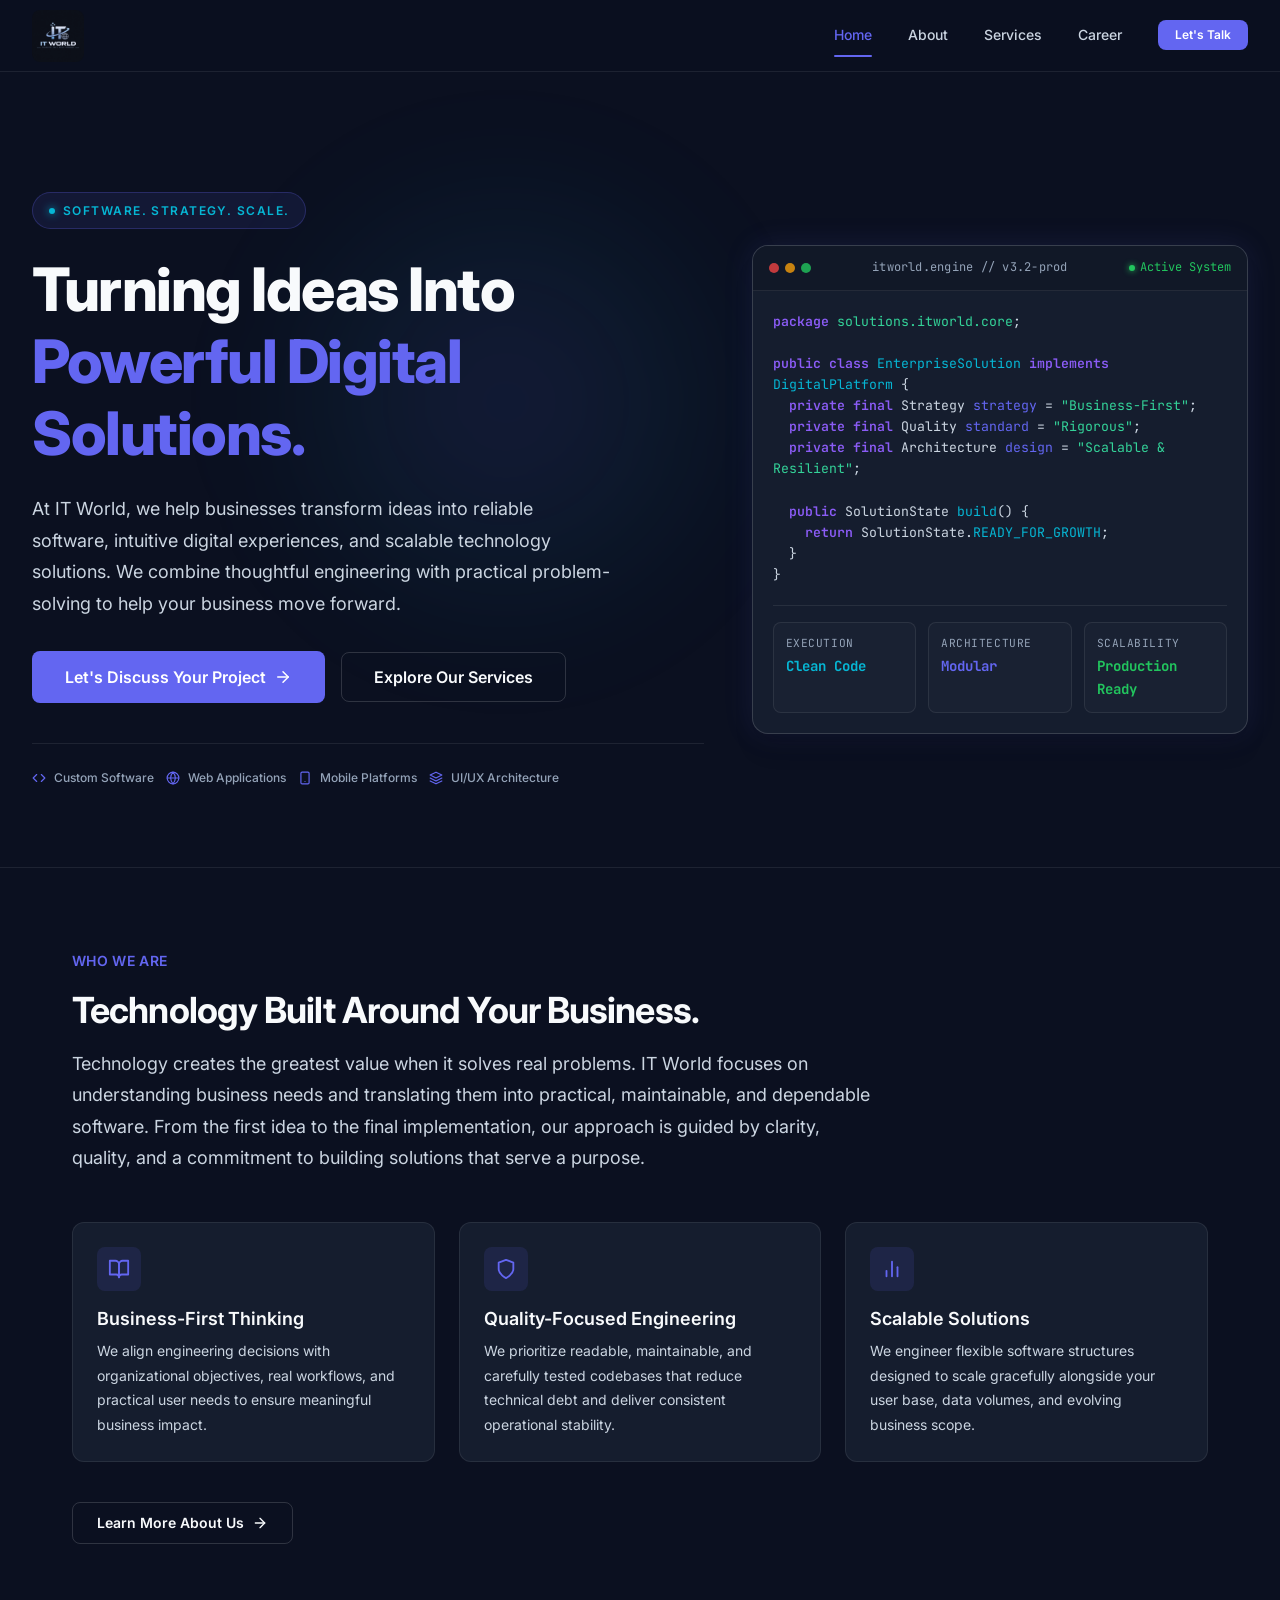
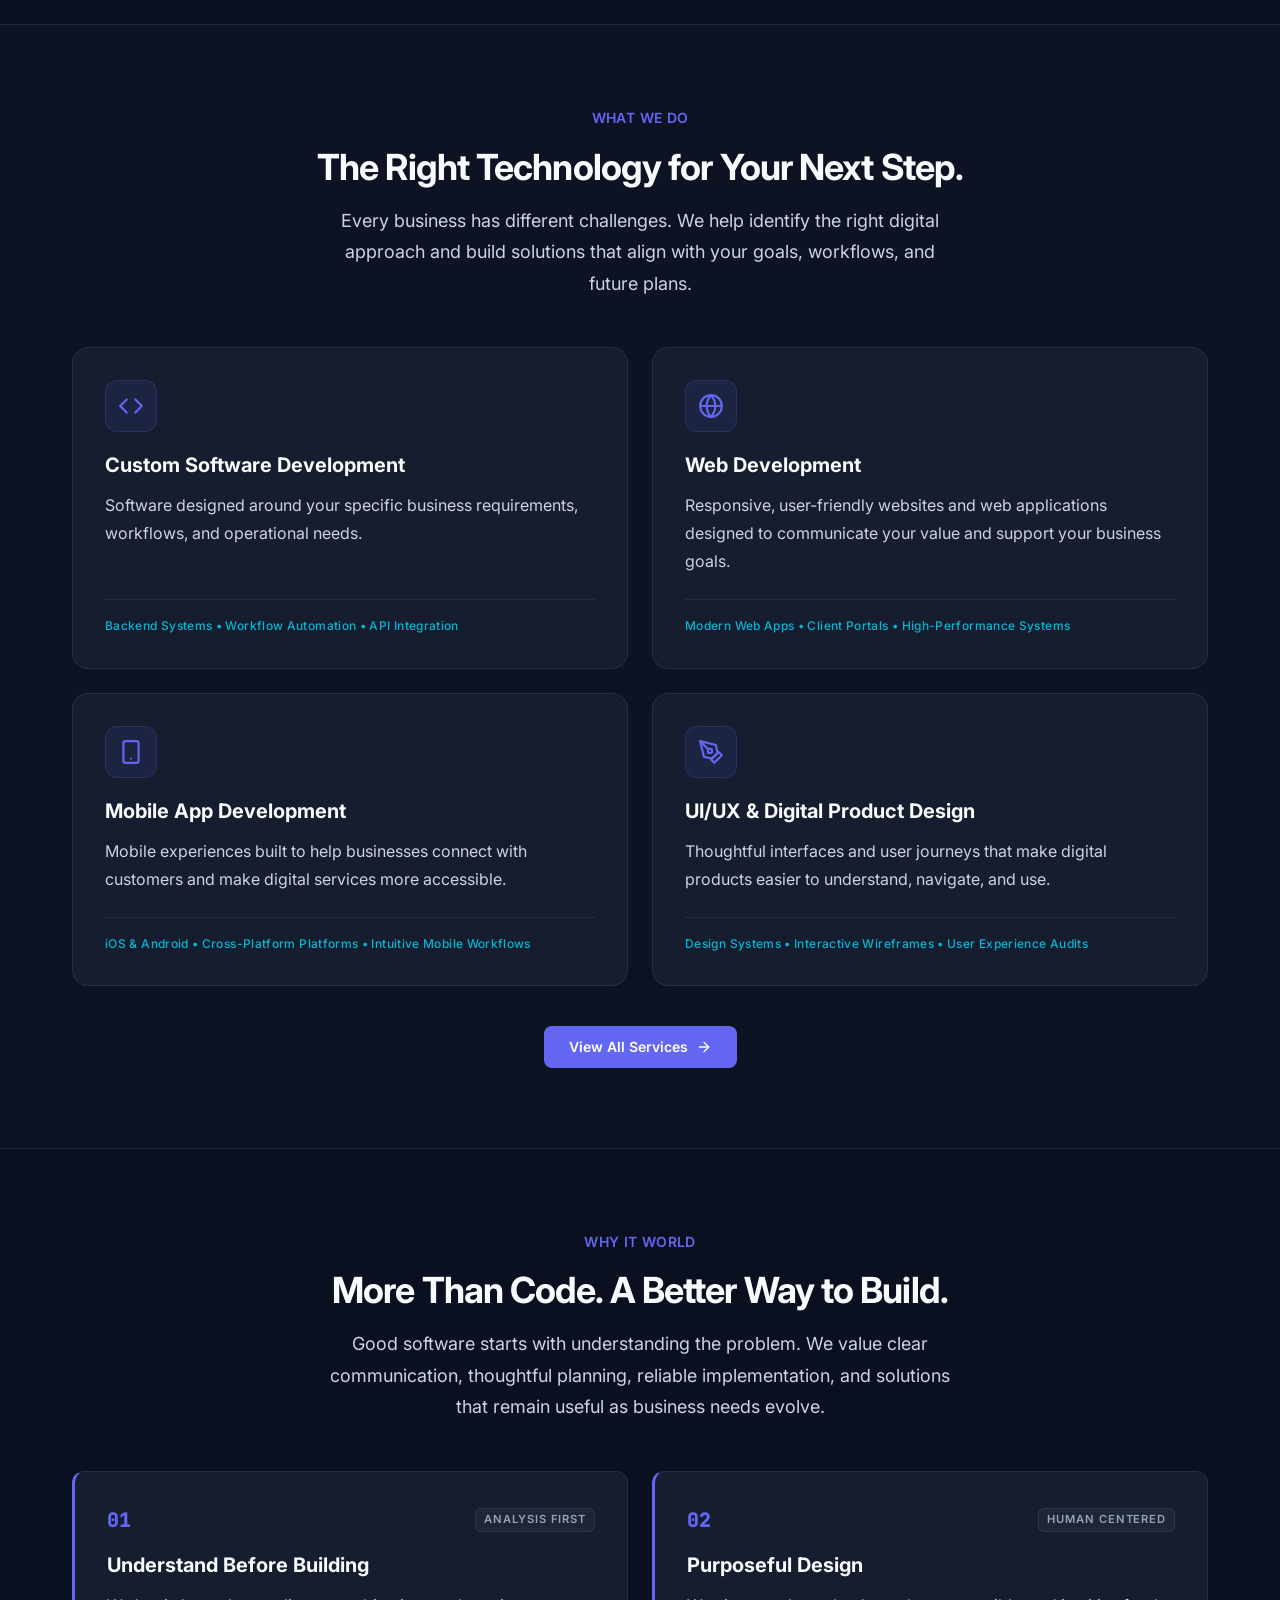
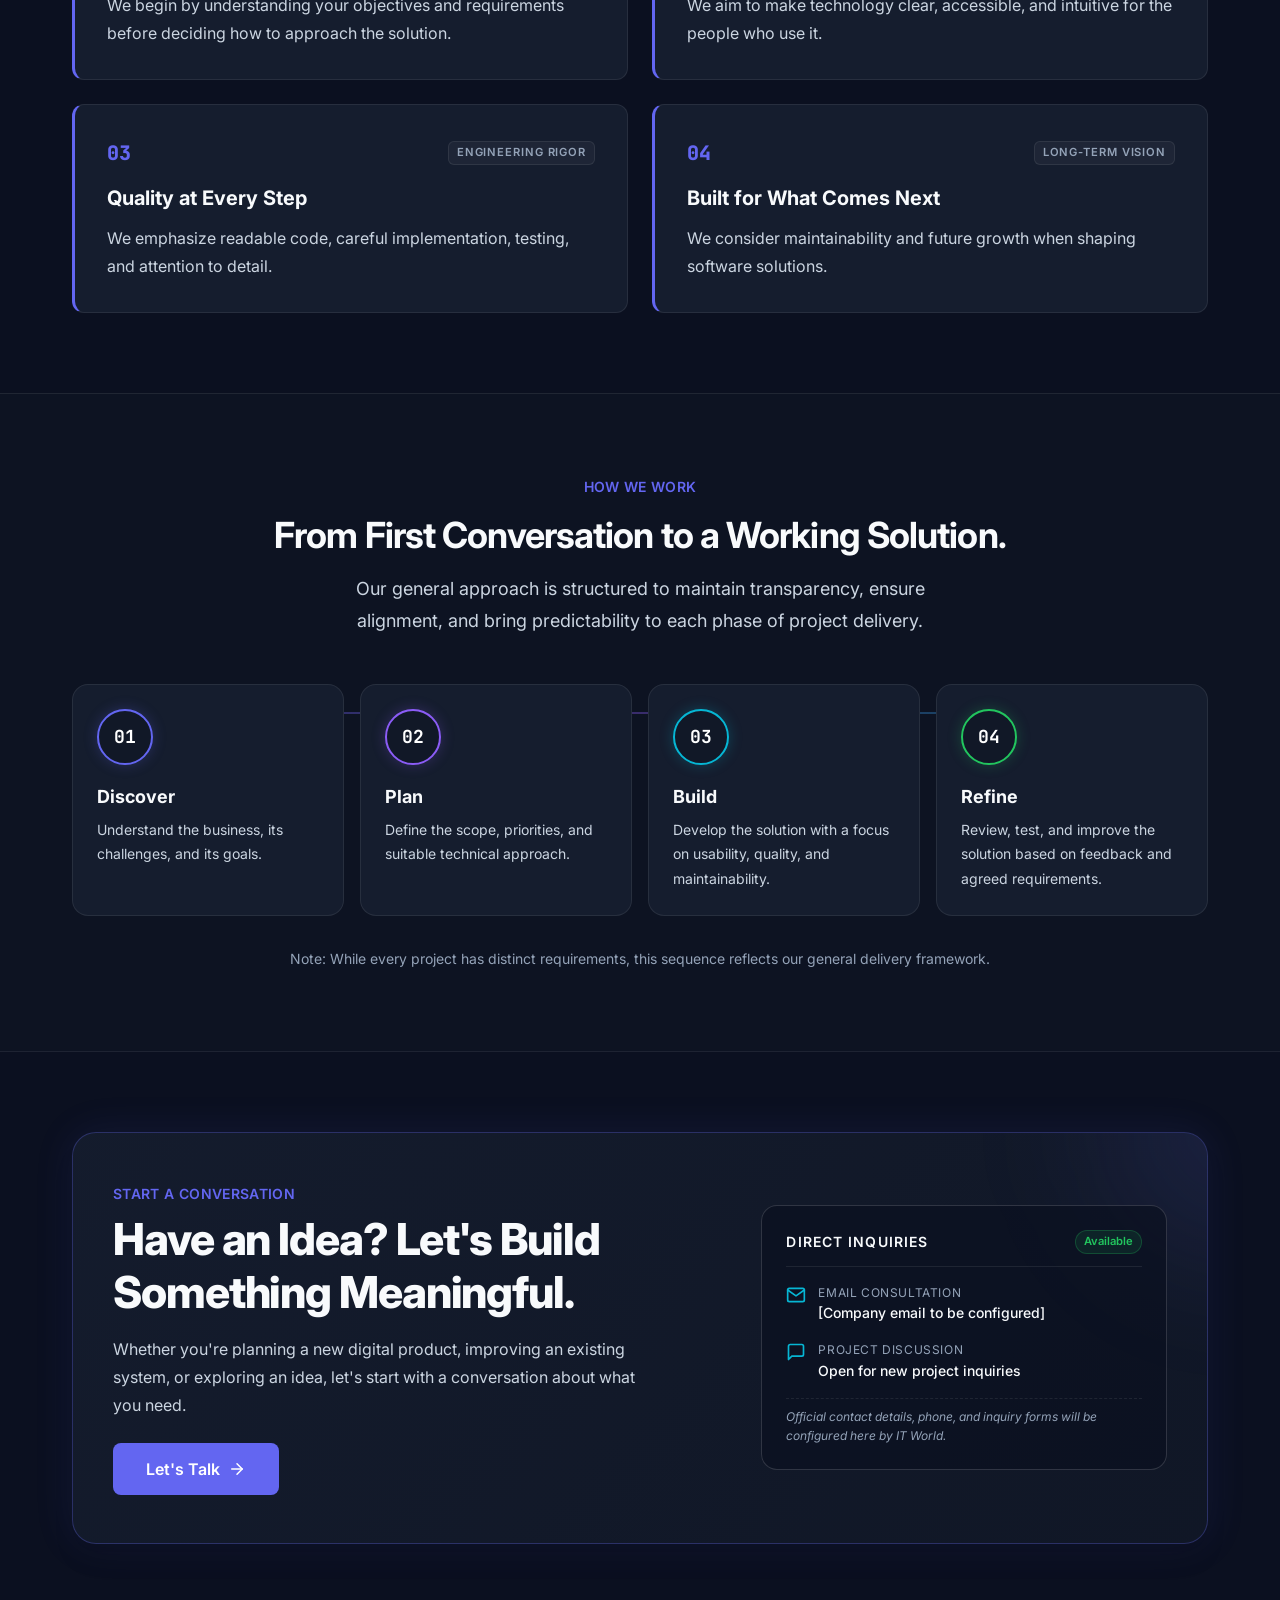
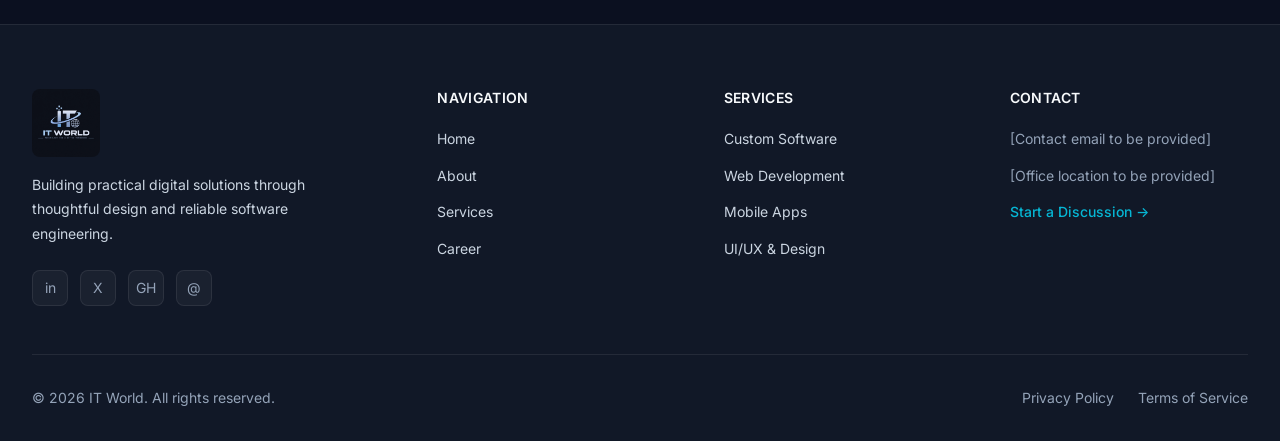
<file: index.html>
<!DOCTYPE html>
<html lang="en">

<head>
  <meta charset="UTF-8">
  <meta name="viewport" content="width=device-width, initial-scale=1.0">
  <meta name="description"
    content="At IT World, we build reliable software, intuitive digital experiences, and scalable technology solutions tailored to your business.">
  <title>IT World | Innovative Software &amp; Digital Solutions</title>

  <!-- Open Graph / Social Sharing -->
  <meta property="og:title" content="IT World | Innovative Software &amp; Digital Solutions">
  <meta property="og:description"
    content="At IT World, we build reliable software, intuitive digital experiences, and scalable technology solutions tailored to your business.">
  <meta property="og:type" content="website">
  <meta property="og:image" content="assets/logos/logo.png">
  <meta property="og:site_name" content="IT World">

  <!-- Favicon References -->
  <link rel="icon" type="image/png" href="assets/logos/favicon.png">
  <link rel="apple-touch-icon" href="assets/logos/logo.png">

  <!-- Google Fonts -->
  <link rel="preconnect" href="https://fonts.googleapis.com">
  <link rel="preconnect" href="https://fonts.gstatic.com" crossorigin>
  <link
    href="https://fonts.googleapis.com/css2?family=Inter:wght@400;500;600;700;800&family=JetBrains+Mono:wght@400;500;600&display=swap"
    rel="stylesheet">

  <!-- Stylesheets -->
  <link rel="stylesheet" href="css/variables.css">
  <link rel="stylesheet" href="css/reset.css">
  <link rel="stylesheet" href="css/global.css">
  <link rel="stylesheet" href="css/layout.css">
  <link rel="stylesheet" href="css/components.css">
  <link rel="stylesheet" href="css/pages/home.css">
  <link rel="stylesheet" href="css/responsive.css">
</head>

<body>

  <div class="page-wrapper">

    <!-- ======== HEADER ======== -->
    <header class="site-header" role="banner">
      <div class="header-inner">

        <!-- Logo -->
        <a href="index.html" class="site-logo" aria-label="IT World — Home">
          <img src="assets/logos/logo.png" alt="IT World" class="site-logo-img">
          <span class="site-logo-fallback">
            <span class="logo-icon" aria-hidden="true">IT</span>
            <span class="site-logo-text">
              <span class="site-logo-name">IT World</span>
              <span class="site-logo-sub">Software &amp; Digital Solutions</span>
            </span>
          </span>
        </a>

        <!-- Desktop Navigation -->
        <nav class="desktop-nav" aria-label="Main navigation">
          <a href="index.html" class="nav-link" data-page="home">Home</a>
          <a href="pages/about.html" class="nav-link" data-page="about">About</a>
          <a href="pages/services.html" class="nav-link" data-page="services">Services</a>
          <a href="pages/career.html" class="nav-link" data-page="career">Career</a>
          <a href="#contact" class="btn btn-primary btn-sm nav-cta desktop-only">Let's Talk</a>
        </nav>

        <!-- Hamburger (mobile) -->
        <button class="hamburger-btn" id="hamburger-btn" type="button" aria-label="Open menu" aria-expanded="false"
          aria-controls="mobile-nav">
          <span class="hamburger-line" aria-hidden="true"></span>
          <span class="hamburger-line" aria-hidden="true"></span>
          <span class="hamburger-line" aria-hidden="true"></span>
        </button>
      </div>

      <!-- Mobile Overlay -->
      <div class="mobile-nav-overlay" id="mobile-nav-overlay" aria-hidden="true"></div>

      <!-- Mobile Navigation -->
      <nav class="mobile-nav" id="mobile-nav" aria-label="Mobile navigation">
        <div class="mobile-nav-links">
          <a href="index.html" class="mobile-nav-link" data-page="home">Home</a>
          <a href="pages/about.html" class="mobile-nav-link" data-page="about">About</a>
          <a href="pages/services.html" class="mobile-nav-link" data-page="services">Services</a>
          <a href="pages/career.html" class="mobile-nav-link" data-page="career">Career</a>
        </div>
        <div class="mobile-nav-cta">
          <a href="#contact" class="btn btn-primary">Let's Talk</a>
        </div>
      </nav>
    </header>

    <!-- ======== MAIN CONTENT ======== -->
    <main class="main-content" id="main-content">

      <!-- ============================================
           SECTION 1: HERO SECTION
           ============================================ -->
      <section class="hero-section" id="hero">
        <div class="container container-wide">
          <div class="hero-grid">

            <!-- Hero Text Content -->
            <div class="hero-content">
              <div class="hero-badge">
                <span class="hero-badge-dot" aria-hidden="true"></span>
                <span>SOFTWARE. STRATEGY. SCALE.</span>
              </div>

              <h1 class="hero-title">
                Turning Ideas Into <span class="text-highlight">Powerful Digital Solutions.</span>
              </h1>

              <p class="hero-lead">
                At IT World, we help businesses transform ideas into reliable software, intuitive digital experiences,
                and scalable technology solutions. We combine thoughtful engineering with practical problem-solving to
                help your business move forward.
              </p>

              <div class="hero-actions">
                <a href="#contact" class="btn btn-primary btn-lg">
                  Let's Discuss Your Project
                  <svg width="18" height="18" viewBox="0 0 24 24" fill="none" stroke="currentColor" stroke-width="2"
                    stroke-linecap="round" stroke-linejoin="round" aria-hidden="true">
                    <line x1="5" y1="12" x2="19" y2="12"></line>
                    <polyline points="12 5 19 12 12 19"></polyline>
                  </svg>
                </a>
                <a href="pages/services.html" class="btn btn-secondary btn-lg">
                  Explore Our Services
                </a>
              </div>

              <!-- Key Capabilities / Trust Chips -->
              <div class="hero-chips" aria-label="Core competencies">
                <span class="hero-chip">
                  <svg class="hero-chip-icon" viewBox="0 0 24 24" fill="none" stroke="currentColor" stroke-width="2"
                    stroke-linecap="round" stroke-linejoin="round" aria-hidden="true">
                    <polyline points="16 18 22 12 16 6"></polyline>
                    <polyline points="8 6 2 12 8 18"></polyline>
                  </svg>
                  Custom Software
                </span>
                <span class="hero-chip">
                  <svg class="hero-chip-icon" viewBox="0 0 24 24" fill="none" stroke="currentColor" stroke-width="2"
                    stroke-linecap="round" stroke-linejoin="round" aria-hidden="true">
                    <circle cx="12" cy="12" r="10"></circle>
                    <line x1="2" y1="12" x2="22" y2="12"></line>
                    <path
                      d="M12 2a15.3 15.3 0 0 1 4 10 15.3 15.3 0 0 1-4 10 15.3 15.3 0 0 1-4-10 15.3 15.3 0 0 1 4-10z">
                    </path>
                  </svg>
                  Web Applications
                </span>
                <span class="hero-chip">
                  <svg class="hero-chip-icon" viewBox="0 0 24 24" fill="none" stroke="currentColor" stroke-width="2"
                    stroke-linecap="round" stroke-linejoin="round" aria-hidden="true">
                    <rect x="5" y="2" width="14" height="20" rx="2" ry="2"></rect>
                    <line x1="12" y1="18" x2="12.01" y2="18"></line>
                  </svg>
                  Mobile Platforms
                </span>
                <span class="hero-chip">
                  <svg class="hero-chip-icon" viewBox="0 0 24 24" fill="none" stroke="currentColor" stroke-width="2"
                    stroke-linecap="round" stroke-linejoin="round" aria-hidden="true">
                    <polygon points="12 2 2 7 12 12 22 7 12 2"></polygon>
                    <polyline points="2 17 12 22 22 17"></polyline>
                    <polyline points="2 12 12 17 22 12"></polyline>
                  </svg>
                  UI/UX Architecture
                </span>
              </div>
            </div>

            <!-- Hero Visual: Clean System Architecture Interface -->
            <div class="hero-visual" aria-hidden="true">
              <div class="hero-device-window">
                <div class="window-topbar">
                  <div class="window-dots">
                    <span class="window-dot window-dot-red"></span>
                    <span class="window-dot window-dot-yellow"></span>
                    <span class="window-dot window-dot-green"></span>
                  </div>
                  <span class="window-title">itworld.engine // v3.2-prod</span>
                  <div class="window-status">
                    <span class="window-status-pulse"></span>
                    <span>Active System</span>
                  </div>
                </div>

                <div class="window-body">
                  <div class="code-block">
                    <span class="code-line"><span class="code-keyword">package</span> <span
                        class="code-str">solutions.itworld.core</span>;</span>
                    <br>
                    <span class="code-line"><span class="code-keyword">public class</span> <span
                        class="code-fn">EnterpriseSolution</span> <span class="code-keyword">implements</span> <span
                        class="code-fn">DigitalPlatform</span> {</span>
                    <span class="code-line">&nbsp;&nbsp;<span class="code-keyword">private final</span> Strategy <span
                        class="code-prop">strategy</span> = <span class="code-str">"Business-First"</span>;</span>
                    <span class="code-line">&nbsp;&nbsp;<span class="code-keyword">private final</span> Quality <span
                        class="code-prop">standard</span> = <span class="code-str">"Rigorous"</span>;</span>
                    <span class="code-line">&nbsp;&nbsp;<span class="code-keyword">private final</span> Architecture
                      <span class="code-prop">design</span> = <span class="code-str">"Scalable &amp;
                        Resilient"</span>;</span>
                    <br>
                    <span class="code-line">&nbsp;&nbsp;<span class="code-keyword">public</span> SolutionState <span
                        class="code-fn">build</span>() {</span>
                    <span class="code-line">&nbsp;&nbsp;&nbsp;&nbsp;<span class="code-keyword">return</span>
                      SolutionState.<span class="code-fn">READY_FOR_GROWTH</span>;</span>
                    <span class="code-line">&nbsp;&nbsp;}</span>
                    <span class="code-line">}</span>
                  </div>

                  <!-- System Performance Metrics Strip -->
                  <div class="system-metrics-grid">
                    <div class="metric-card">
                      <span class="metric-label">Execution</span>
                      <span class="metric-val accent">Clean Code</span>
                    </div>
                    <div class="metric-card">
                      <span class="metric-label">Architecture</span>
                      <span class="metric-val primary">Modular</span>
                    </div>
                    <div class="metric-card">
                      <span class="metric-label">Scalability</span>
                      <span class="metric-val success">Production Ready</span>
                    </div>
                  </div>
                </div>
              </div>
            </div>

          </div>
        </div>
      </section>

      <!-- ============================================
           SECTION 2: CLEAR COMPANY INTRODUCTION
           ============================================ -->
      <section class="intro-section" id="about-intro">
        <div class="container">
          <div class="intro-header">
            <span class="section-label">WHO WE ARE</span>
            <h2 class="section-title">Technology Built Around Your Business.</h2>
            <p class="intro-lead">
              Technology creates the greatest value when it solves real problems. IT World focuses on understanding
              business needs and translating them into practical, maintainable, and dependable software. From the first
              idea to the final implementation, our approach is guided by clarity, quality, and a commitment to building
              solutions that serve a purpose.
            </p>
          </div>

          <!-- 3 Supporting Principles -->
          <div class="principles-grid">
            <div class="principle-card">
              <div class="principle-icon-wrap" aria-hidden="true">
                <svg class="principle-icon" viewBox="0 0 24 24" fill="none" stroke="currentColor" stroke-width="2"
                  stroke-linecap="round" stroke-linejoin="round">
                  <path d="M2 3h6a4 4 0 0 1 4 4v14a3 3 0 0 0-3-3H2z"></path>
                  <path d="M22 3h-6a4 4 0 0 0-4 4v14a3 3 0 0 1 3-3h7z"></path>
                </svg>
              </div>
              <h3 class="principle-title">Business-First Thinking</h3>
              <p class="principle-desc">
                We align engineering decisions with organizational objectives, real workflows, and practical user needs
                to ensure meaningful business impact.
              </p>
            </div>

            <div class="principle-card">
              <div class="principle-icon-wrap" aria-hidden="true">
                <svg class="principle-icon" viewBox="0 0 24 24" fill="none" stroke="currentColor" stroke-width="2"
                  stroke-linecap="round" stroke-linejoin="round">
                  <path d="M12 22s8-4 8-10V5l-8-3-8 3v7c0 6 8 10 8 10z"></path>
                </svg>
              </div>
              <h3 class="principle-title">Quality-Focused Engineering</h3>
              <p class="principle-desc">
                We prioritize readable, maintainable, and carefully tested codebases that reduce technical debt and
                deliver consistent operational stability.
              </p>
            </div>

            <div class="principle-card">
              <div class="principle-icon-wrap" aria-hidden="true">
                <svg class="principle-icon" viewBox="0 0 24 24" fill="none" stroke="currentColor" stroke-width="2"
                  stroke-linecap="round" stroke-linejoin="round">
                  <line x1="18" y1="20" x2="18" y2="10"></line>
                  <line x1="12" y1="20" x2="12" y2="4"></line>
                  <line x1="6" y1="20" x2="6" y2="14"></line>
                </svg>
              </div>
              <h3 class="principle-title">Scalable Solutions</h3>
              <p class="principle-desc">
                We engineer flexible software structures designed to scale gracefully alongside your user base, data
                volumes, and evolving business scope.
              </p>
            </div>
          </div>

          <div class="intro-action">
            <a href="pages/about.html" class="btn btn-secondary">
              Learn More About Us
              <svg width="16" height="16" viewBox="0 0 24 24" fill="none" stroke="currentColor" stroke-width="2"
                stroke-linecap="round" stroke-linejoin="round" aria-hidden="true">
                <line x1="5" y1="12" x2="19" y2="12"></line>
                <polyline points="12 5 19 12 12 19"></polyline>
              </svg>
            </a>
          </div>
        </div>
      </section>

      <!-- ============================================
           SECTION 3: SERVICES OVERVIEW
           ============================================ -->
      <section class="services-section" id="services-overview">
        <div class="container">
          <div class="section-header-center">
            <span class="section-label">WHAT WE DO</span>
            <h2 class="section-title">The Right Technology for Your Next Step.</h2>
            <p class="section-subtitle">
              Every business has different challenges. We help identify the right digital approach and build solutions
              that align with your goals, workflows, and future plans.
            </p>
          </div>

          <!-- 4 Services Cards -->
          <div class="services-grid">
            <!-- 1. Custom Software Development -->
            <div class="service-card">
              <div class="service-icon-wrap" aria-hidden="true">
                <svg class="service-icon" viewBox="0 0 24 24" fill="none" stroke="currentColor" stroke-width="2"
                  stroke-linecap="round" stroke-linejoin="round">
                  <polyline points="16 18 22 12 16 6"></polyline>
                  <polyline points="8 6 2 12 8 18"></polyline>
                </svg>
              </div>
              <h3 class="service-title">Custom Software Development</h3>
              <p class="service-desc">
                Software designed around your specific business requirements, workflows, and operational needs.
              </p>
              <div class="service-capabilities">
                Backend Systems • Workflow Automation • API Integration
              </div>
            </div>

            <!-- 2. Web Development -->
            <div class="service-card">
              <div class="service-icon-wrap" aria-hidden="true">
                <svg class="service-icon" viewBox="0 0 24 24" fill="none" stroke="currentColor" stroke-width="2"
                  stroke-linecap="round" stroke-linejoin="round">
                  <circle cx="12" cy="12" r="10"></circle>
                  <line x1="2" y1="12" x2="22" y2="12"></line>
                  <path d="M12 2a15.3 15.3 0 0 1 4 10 15.3 15.3 0 0 1-4 10 15.3 15.3 0 0 1-4-10 15.3 15.3 0 0 1 4-10z">
                  </path>
                </svg>
              </div>
              <h3 class="service-title">Web Development</h3>
              <p class="service-desc">
                Responsive, user-friendly websites and web applications designed to communicate your value and support
                your business goals.
              </p>
              <div class="service-capabilities">
                Modern Web Apps • Client Portals • High-Performance Systems
              </div>
            </div>

            <!-- 3. Mobile App Development -->
            <div class="service-card">
              <div class="service-icon-wrap" aria-hidden="true">
                <svg class="service-icon" viewBox="0 0 24 24" fill="none" stroke="currentColor" stroke-width="2"
                  stroke-linecap="round" stroke-linejoin="round">
                  <rect x="5" y="2" width="14" height="20" rx="2" ry="2"></rect>
                  <line x1="12" y1="18" x2="12.01" y2="18"></line>
                </svg>
              </div>
              <h3 class="service-title">Mobile App Development</h3>
              <p class="service-desc">
                Mobile experiences built to help businesses connect with customers and make digital services more
                accessible.
              </p>
              <div class="service-capabilities">
                iOS &amp; Android • Cross-Platform Platforms • Intuitive Mobile Workflows
              </div>
            </div>

            <!-- 4. UI/UX & Digital Product Design -->
            <div class="service-card">
              <div class="service-icon-wrap" aria-hidden="true">
                <svg class="service-icon" viewBox="0 0 24 24" fill="none" stroke="currentColor" stroke-width="2"
                  stroke-linecap="round" stroke-linejoin="round">
                  <path d="M12 19l7-7 3 3-7 7-3-3z"></path>
                  <path d="M18 13l-1.5-7.5L2 2l3.5 14.5L13 18l5-5z"></path>
                  <path d="M2 2l7.586 7.586"></path>
                  <circle cx="11" cy="11" r="2"></circle>
                </svg>
              </div>
              <h3 class="service-title">UI/UX &amp; Digital Product Design</h3>
              <p class="service-desc">
                Thoughtful interfaces and user journeys that make digital products easier to understand, navigate, and
                use.
              </p>
              <div class="service-capabilities">
                Design Systems • Interactive Wireframes • User Experience Audits
              </div>
            </div>
          </div>

          <div class="services-action">
            <a href="pages/services.html" class="btn btn-primary">
              View All Services
              <svg width="16" height="16" viewBox="0 0 24 24" fill="none" stroke="currentColor" stroke-width="2"
                stroke-linecap="round" stroke-linejoin="round" aria-hidden="true">
                <line x1="5" y1="12" x2="19" y2="12"></line>
                <polyline points="12 5 19 12 12 19"></polyline>
              </svg>
            </a>
          </div>
        </div>
      </section>

      <!-- ============================================
           SECTION 4: WHY CHOOSE IT WORLD?
           ============================================ -->
      <section class="why-section" id="why-acrotech">
        <div class="container">
          <div class="section-header-center">
            <span class="section-label">WHY IT WORLD</span>
            <h2 class="section-title">More Than Code. A Better Way to Build.</h2>
            <p class="section-subtitle">
              Good software starts with understanding the problem. We value clear communication, thoughtful planning,
              reliable implementation, and solutions that remain useful as business needs evolve.
            </p>
          </div>

          <!-- Distinctive 2x2 Architectural Grid -->
          <div class="why-grid">
            <!-- 01 -->
            <div class="why-card">
              <div class="why-card-top">
                <span class="why-num">01</span>
                <span class="why-badge">Analysis First</span>
              </div>
              <h3 class="why-title">Understand Before Building</h3>
              <p class="why-desc">
                We begin by understanding your objectives and requirements before deciding how to approach the solution.
              </p>
            </div>

            <!-- 02 -->
            <div class="why-card">
              <div class="why-card-top">
                <span class="why-num">02</span>
                <span class="why-badge">Human Centered</span>
              </div>
              <h3 class="why-title">Purposeful Design</h3>
              <p class="why-desc">
                We aim to make technology clear, accessible, and intuitive for the people who use it.
              </p>
            </div>

            <!-- 03 -->
            <div class="why-card">
              <div class="why-card-top">
                <span class="why-num">03</span>
                <span class="why-badge">Engineering Rigor</span>
              </div>
              <h3 class="why-title">Quality at Every Step</h3>
              <p class="why-desc">
                We emphasize readable code, careful implementation, testing, and attention to detail.
              </p>
            </div>

            <!-- 04 -->
            <div class="why-card">
              <div class="why-card-top">
                <span class="why-num">04</span>
                <span class="why-badge">Long-term Vision</span>
              </div>
              <h3 class="why-title">Built for What Comes Next</h3>
              <p class="why-desc">
                We consider maintainability and future growth when shaping software solutions.
              </p>
            </div>
          </div>
        </div>
      </section>

      <!-- ============================================
           SECTION 5: OUR APPROACH
           ============================================ -->
      <section class="process-section" id="how-we-work">
        <div class="container">
          <div class="section-header-center">
            <span class="section-label">HOW WE WORK</span>
            <h2 class="section-title">From First Conversation to a Working Solution.</h2>
            <p class="section-subtitle">
              Our general approach is structured to maintain transparency, ensure alignment, and bring predictability to
              each phase of project delivery.
            </p>
          </div>

          <!-- Connected Process Timeline -->
          <div class="process-grid">
            <!-- Step 1 -->
            <div class="process-step">
              <div class="step-indicator" aria-hidden="true">01</div>
              <div class="step-content">
                <h3 class="step-title">Discover</h3>
                <p class="step-desc">
                  Understand the business, its challenges, and its goals.
                </p>
              </div>
            </div>

            <!-- Step 2 -->
            <div class="process-step">
              <div class="step-indicator" aria-hidden="true">02</div>
              <div class="step-content">
                <h3 class="step-title">Plan</h3>
                <p class="step-desc">
                  Define the scope, priorities, and suitable technical approach.
                </p>
              </div>
            </div>

            <!-- Step 3 -->
            <div class="process-step">
              <div class="step-indicator" aria-hidden="true">03</div>
              <div class="step-content">
                <h3 class="step-title">Build</h3>
                <p class="step-desc">
                  Develop the solution with a focus on usability, quality, and maintainability.
                </p>
              </div>
            </div>

            <!-- Step 4 -->
            <div class="process-step">
              <div class="step-indicator" aria-hidden="true">04</div>
              <div class="step-content">
                <h3 class="step-title">Refine</h3>
                <p class="step-desc">
                  Review, test, and improve the solution based on feedback and agreed requirements.
                </p>
              </div>
            </div>
          </div>

          <p class="process-note">
            Note: While every project has distinct requirements, this sequence reflects our general delivery framework.
          </p>
        </div>
      </section>

      <!-- ============================================
           SECTION 6: FINAL CALL TO ACTION
           ============================================ -->
      <section class="cta-section" id="contact">
        <div class="container">
          <div class="cta-box">
            <div class="cta-grid">

              <!-- Left CTA Content -->
              <div class="cta-content">
                <span class="section-label" style="margin-bottom: var(--space-2);">START A CONVERSATION</span>
                <h2 class="cta-title">Have an Idea? Let's Build Something Meaningful.</h2>
                <p class="cta-lead">
                  Whether you're planning a new digital product, improving an existing system, or exploring an idea,
                  let's start with a conversation about what you need.
                </p>
                <div class="cta-actions">
                  <a href="#contact-channels" class="btn btn-primary btn-lg">
                    Let's Talk
                    <svg width="18" height="18" viewBox="0 0 24 24" fill="none" stroke="currentColor" stroke-width="2"
                      stroke-linecap="round" stroke-linejoin="round" aria-hidden="true">
                      <line x1="5" y1="12" x2="19" y2="12"></line>
                      <polyline points="12 5 19 12 12 19"></polyline>
                    </svg>
                  </a>
                </div>
              </div>

              <!-- Right Contact Channels Placeholder Card -->
              <div class="contact-placeholder-card" id="contact-channels">
                <div class="contact-placeholder-header">
                  <span class="contact-placeholder-title">Direct Inquiries</span>
                  <span class="contact-status-badge">Available</span>
                </div>

                <div class="contact-channel-item">
                  <svg class="contact-channel-icon" viewBox="0 0 24 24" fill="none" stroke="currentColor"
                    stroke-width="2" stroke-linecap="round" stroke-linejoin="round" aria-hidden="true">
                    <path d="M4 4h16c1.1 0 2 .9 2 2v12c0 1.1-.9 2-2 2H4c-1.1 0-2-.9-2-2V6c0-1.1.9-2 2-2z"></path>
                    <polyline points="22,6 12,13 2,6"></polyline>
                  </svg>
                  <div class="contact-channel-info">
                    <span class="contact-channel-label">Email Consultation</span>
                    <span class="contact-channel-val">[Company email to be configured]</span>
                  </div>
                </div>

                <div class="contact-channel-item">
                  <svg class="contact-channel-icon" viewBox="0 0 24 24" fill="none" stroke="currentColor"
                    stroke-width="2" stroke-linecap="round" stroke-linejoin="round" aria-hidden="true">
                    <path d="M21 15a2 2 0 0 1-2 2H7l-4 4V5a2 2 0 0 1 2-2h14a2 2 0 0 1 2 2z"></path>
                  </svg>
                  <div class="contact-channel-info">
                    <span class="contact-channel-label">Project Discussion</span>
                    <span class="contact-channel-val">Open for new project inquiries</span>
                  </div>
                </div>

                <div class="contact-note">
                  Official contact details, phone, and inquiry forms will be configured here by IT World.
                </div>
              </div>

            </div>
          </div>
        </div>
      </section>

    </main>

    <!-- ======== FOOTER ======== -->
    <footer class="site-footer" role="contentinfo">
      <div class="footer-inner">
        <div class="footer-grid">

          <!-- Brand Column -->
          <div class="footer-brand">
            <a href="index.html" class="site-logo" aria-label="IT World — Home">
              <img src="assets/logos/logo.png" alt="IT World" class="site-logo-img">
              <span class="site-logo-fallback">
                <span class="logo-icon" aria-hidden="true">IT</span>
                <span class="site-logo-text">
                  <span class="site-logo-name">IT World</span>
                  <span class="site-logo-sub">Software &amp; Digital Solutions</span>
                </span>
              </span>
            </a>
            <p class="footer-brand-text">
              Building practical digital solutions through thoughtful design and reliable software engineering.
            </p>
            <div class="footer-social">
              <a href="#" class="footer-social-link" aria-label="LinkedIn profile placeholder" title="LinkedIn">in</a>
              <a href="#" class="footer-social-link" aria-label="Twitter / X profile placeholder"
                title="Twitter / X">X</a>
              <a href="#" class="footer-social-link" aria-label="GitHub profile placeholder" title="GitHub">GH</a>
              <a href="#" class="footer-social-link" aria-label="Contact placeholder" title="Email">@</a>
            </div>
          </div>

          <!-- Navigation Column -->
          <div class="footer-column">
            <h3 class="footer-heading">Navigation</h3>
            <div class="footer-links">
              <a href="index.html" class="footer-link">Home</a>
              <a href="pages/about.html" class="footer-link">About</a>
              <a href="pages/services.html" class="footer-link">Services</a>
              <a href="pages/career.html" class="footer-link">Career</a>
            </div>
          </div>

          <!-- Services Column -->
          <div class="footer-column">
            <h3 class="footer-heading">Services</h3>
            <div class="footer-links">
              <a href="pages/services.html" class="footer-link">Custom Software</a>
              <a href="pages/services.html" class="footer-link">Web Development</a>
              <a href="pages/services.html" class="footer-link">Mobile Apps</a>
              <a href="pages/services.html" class="footer-link">UI/UX &amp; Design</a>
            </div>
          </div>

          <!-- Contact Column -->
          <div class="footer-column">
            <h3 class="footer-heading">Contact</h3>
            <div class="footer-links">
              <span class="footer-link" style="color: var(--color-text-muted);">[Contact email to be provided]</span>
              <span class="footer-link" style="color: var(--color-text-muted);">[Office location to be provided]</span>
              <a href="#contact" class="footer-link"
                style="color: var(--color-accent); font-weight: var(--font-medium);">Start a Discussion &rarr;</a>
            </div>
          </div>

        </div>

        <!-- Footer Bottom -->
        <div class="footer-bottom">
          <p class="footer-copyright">&copy; <span class="js-current-year">2026</span> IT World. All rights reserved.
          </p>
          <div class="footer-legal">
            <a href="#" class="footer-legal-link">Privacy Policy</a>
            <a href="#" class="footer-legal-link">Terms of Service</a>
          </div>
        </div>
      </div>
    </footer>

  </div>

  <!-- Scripts -->
  <script src="js/main.js"></script>
  <script src="js/navigation.js"></script>
  <script src="js/components.js"></script>
</body>

</html>
</file>
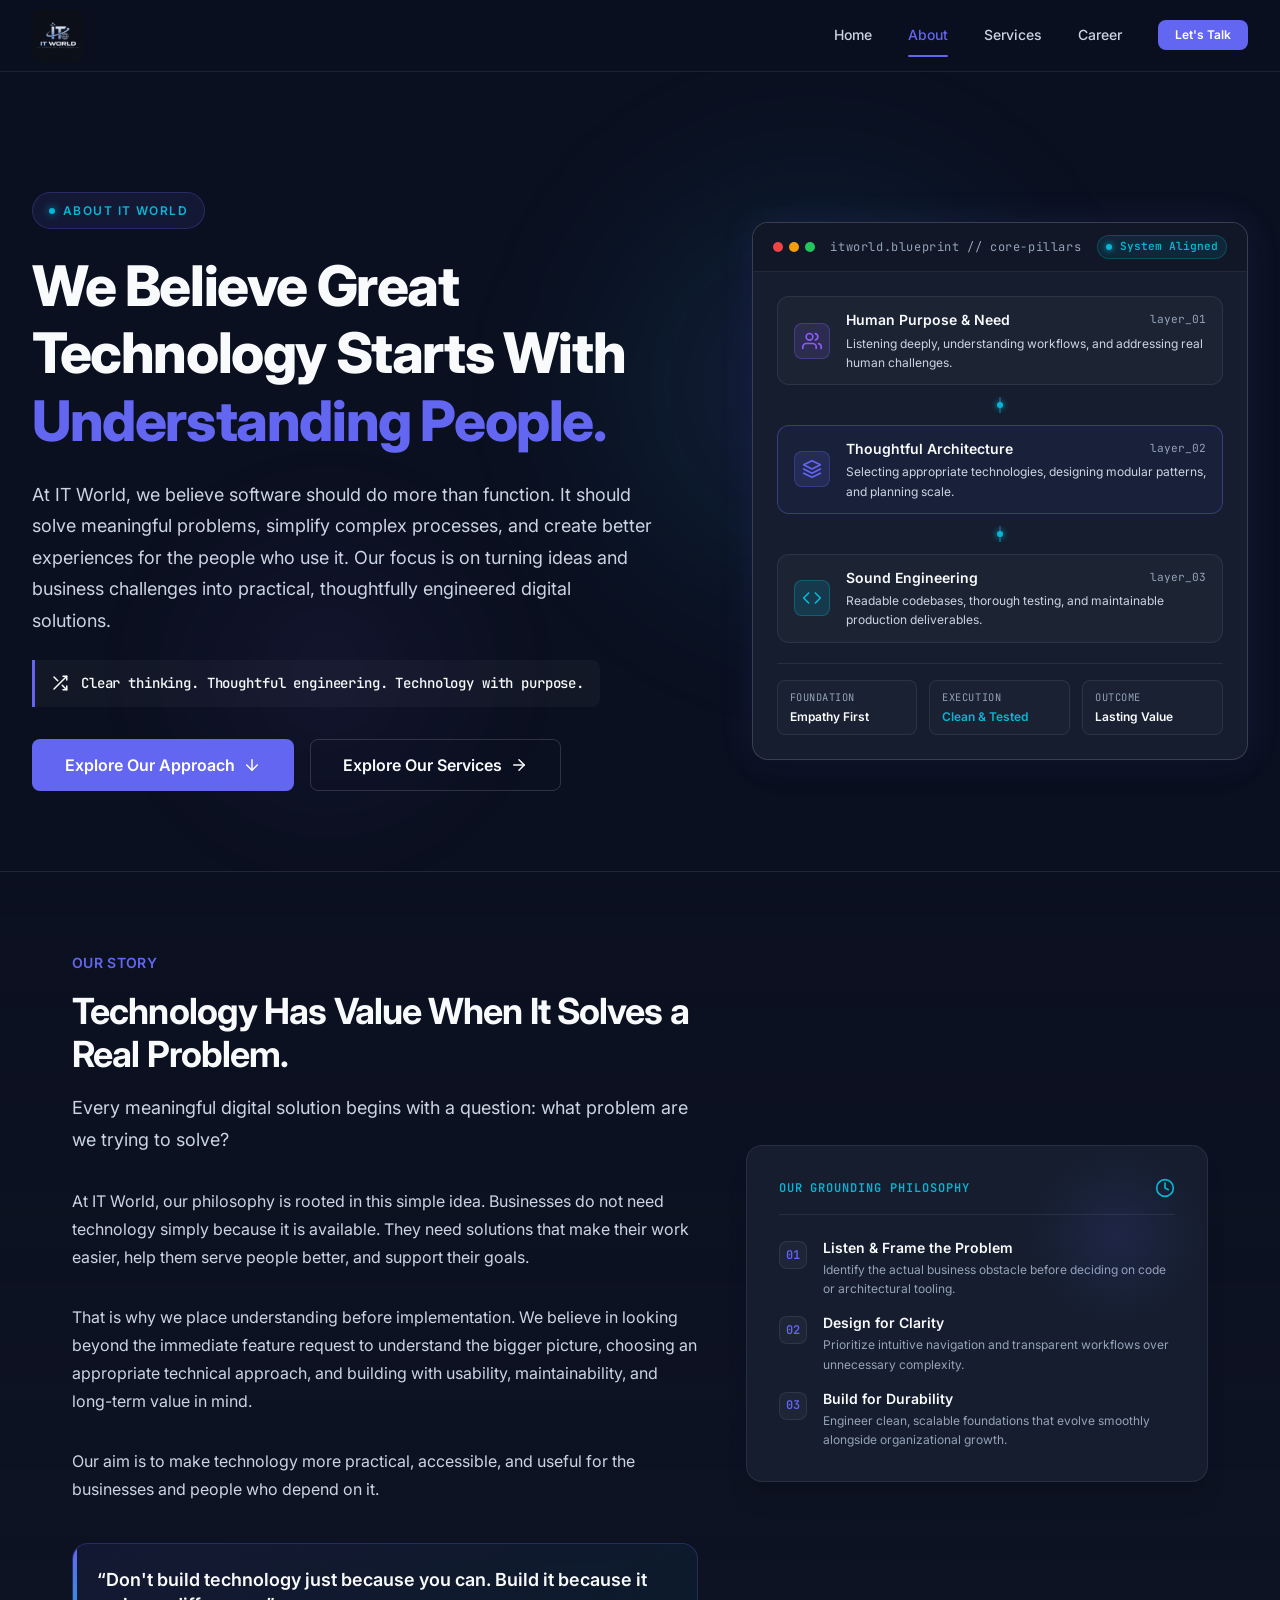
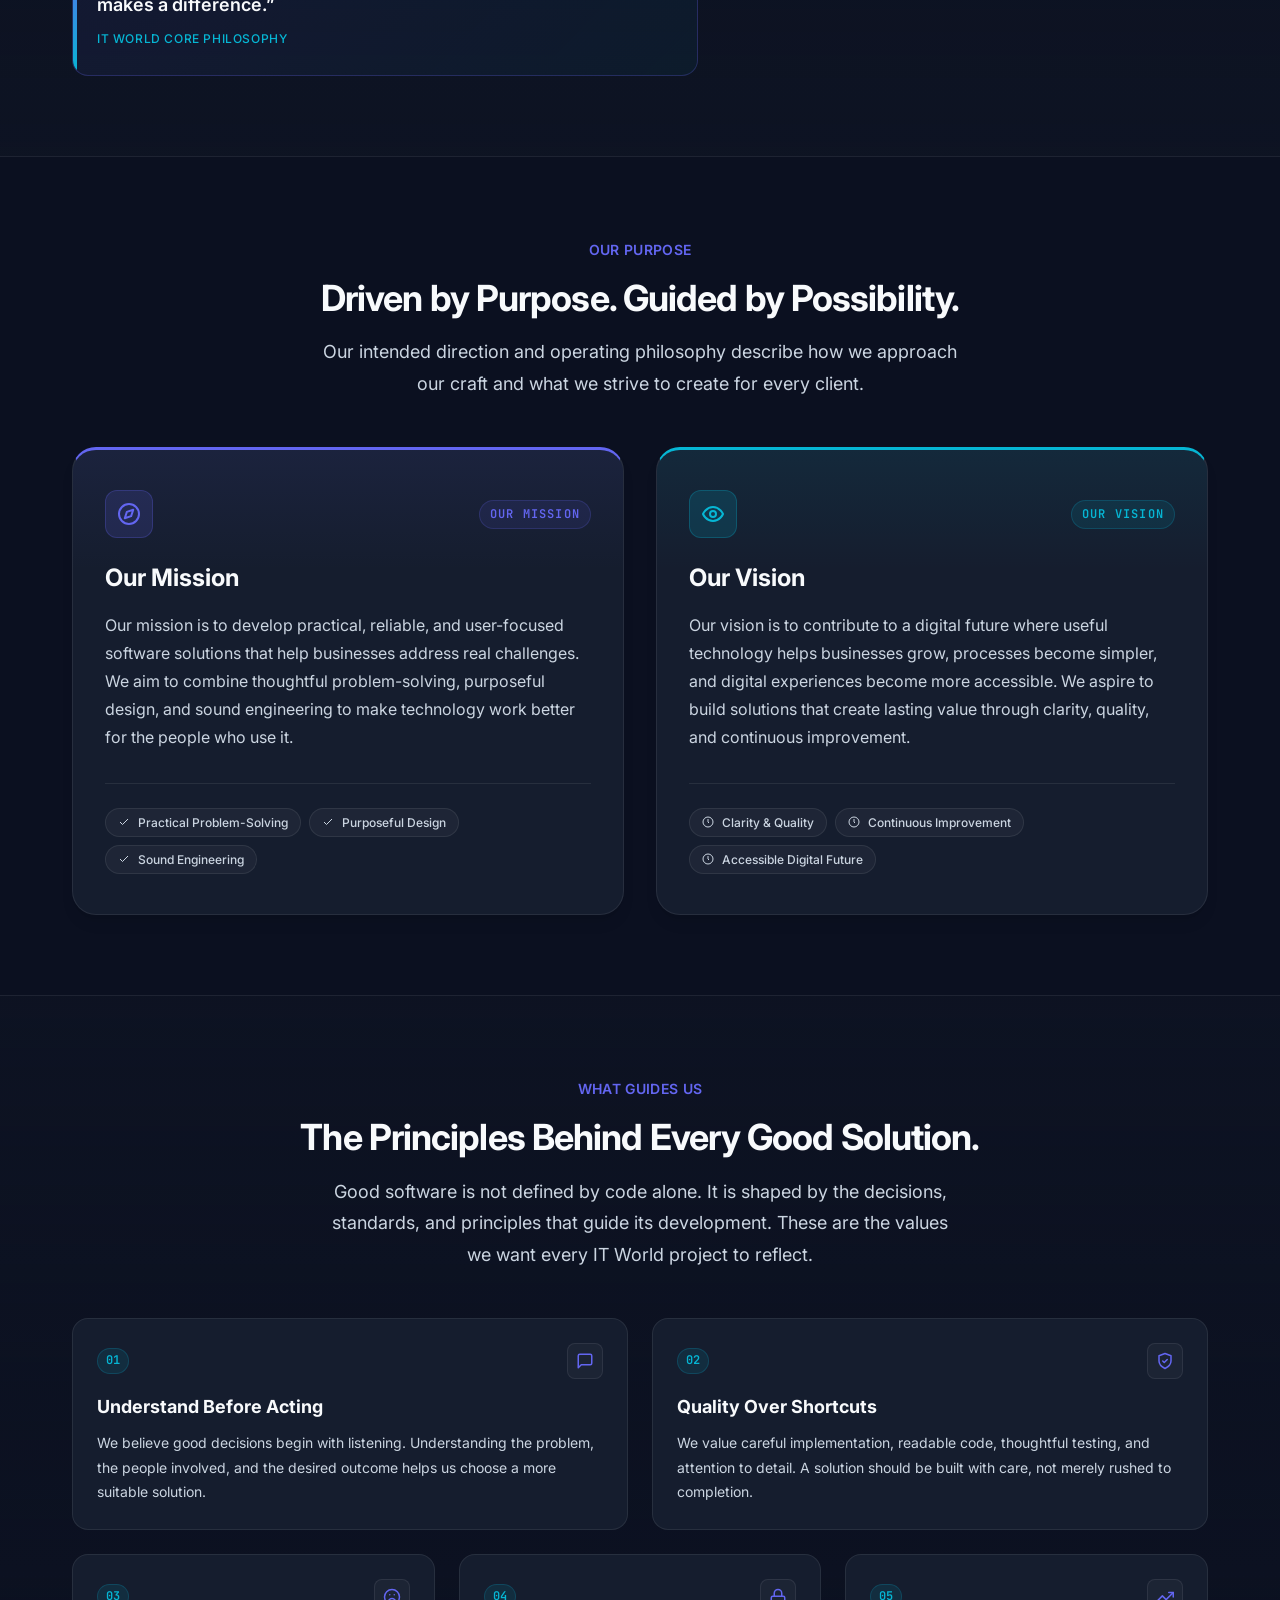
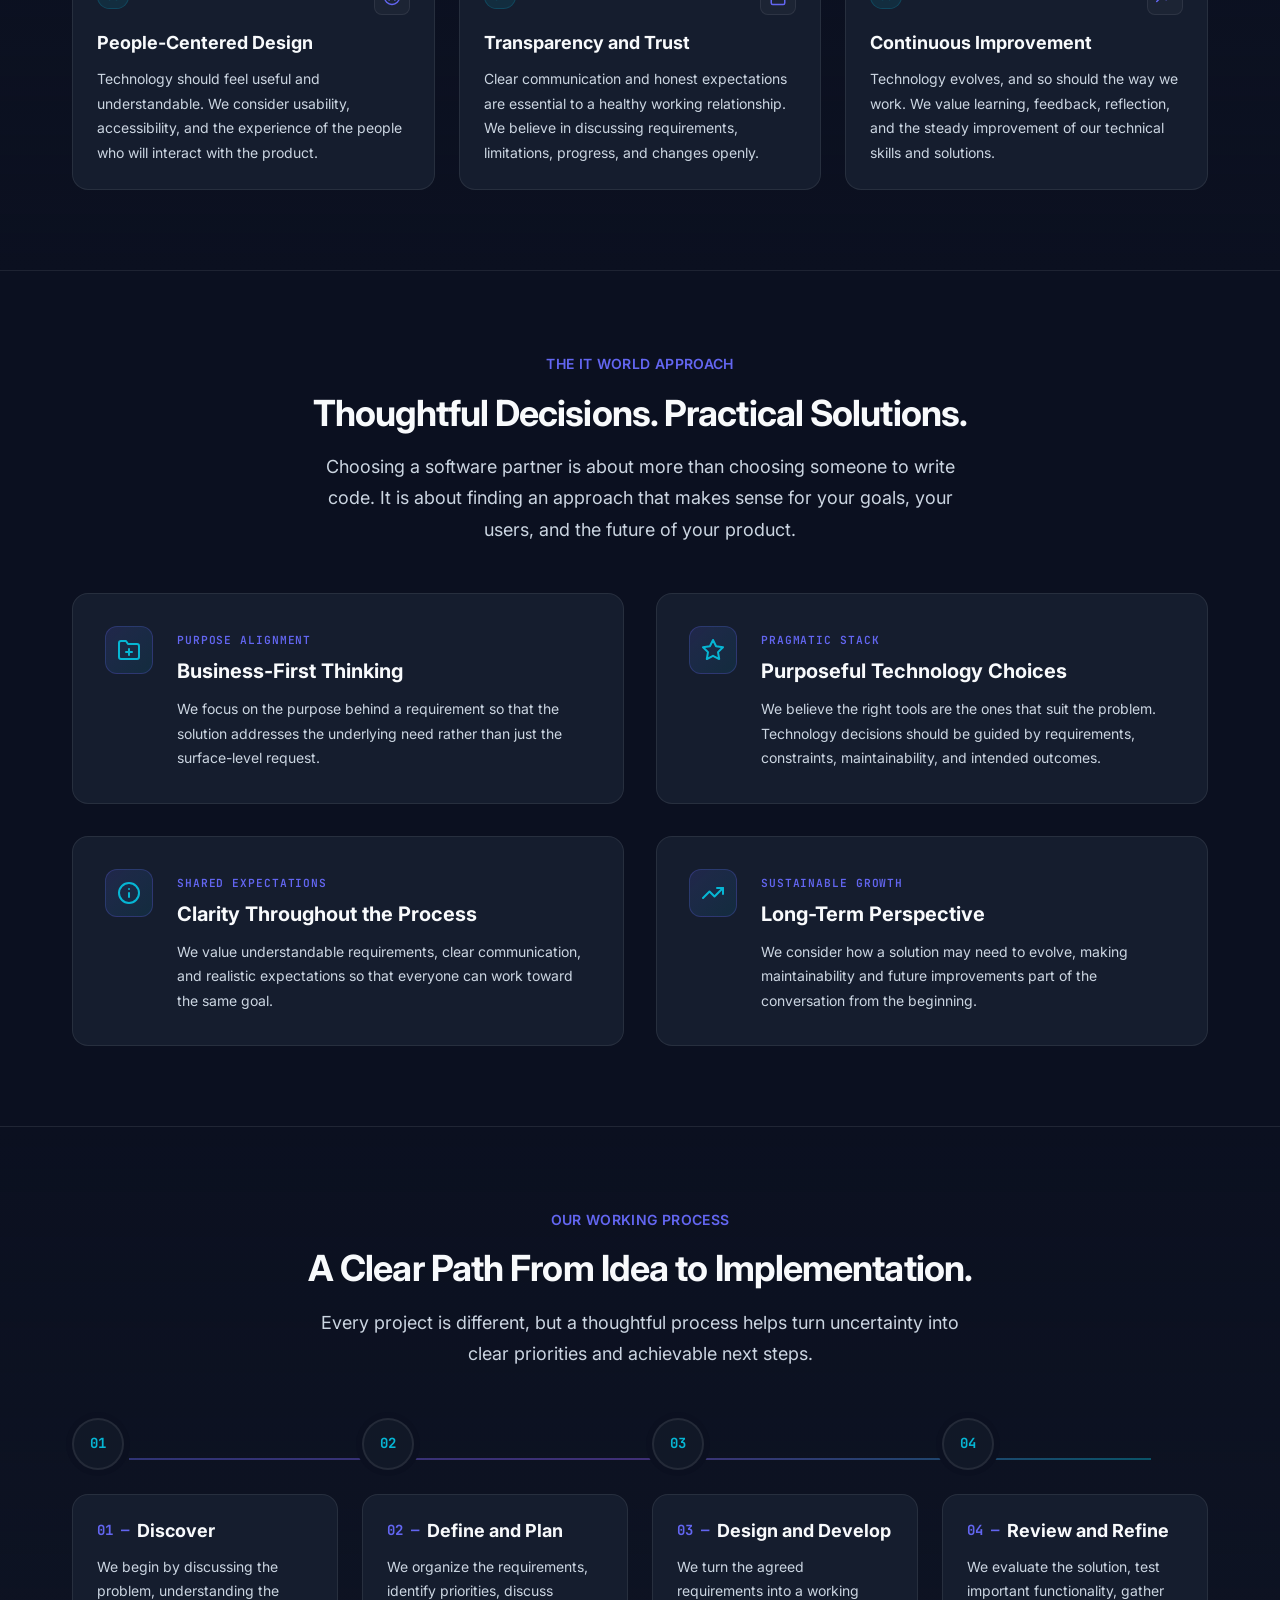
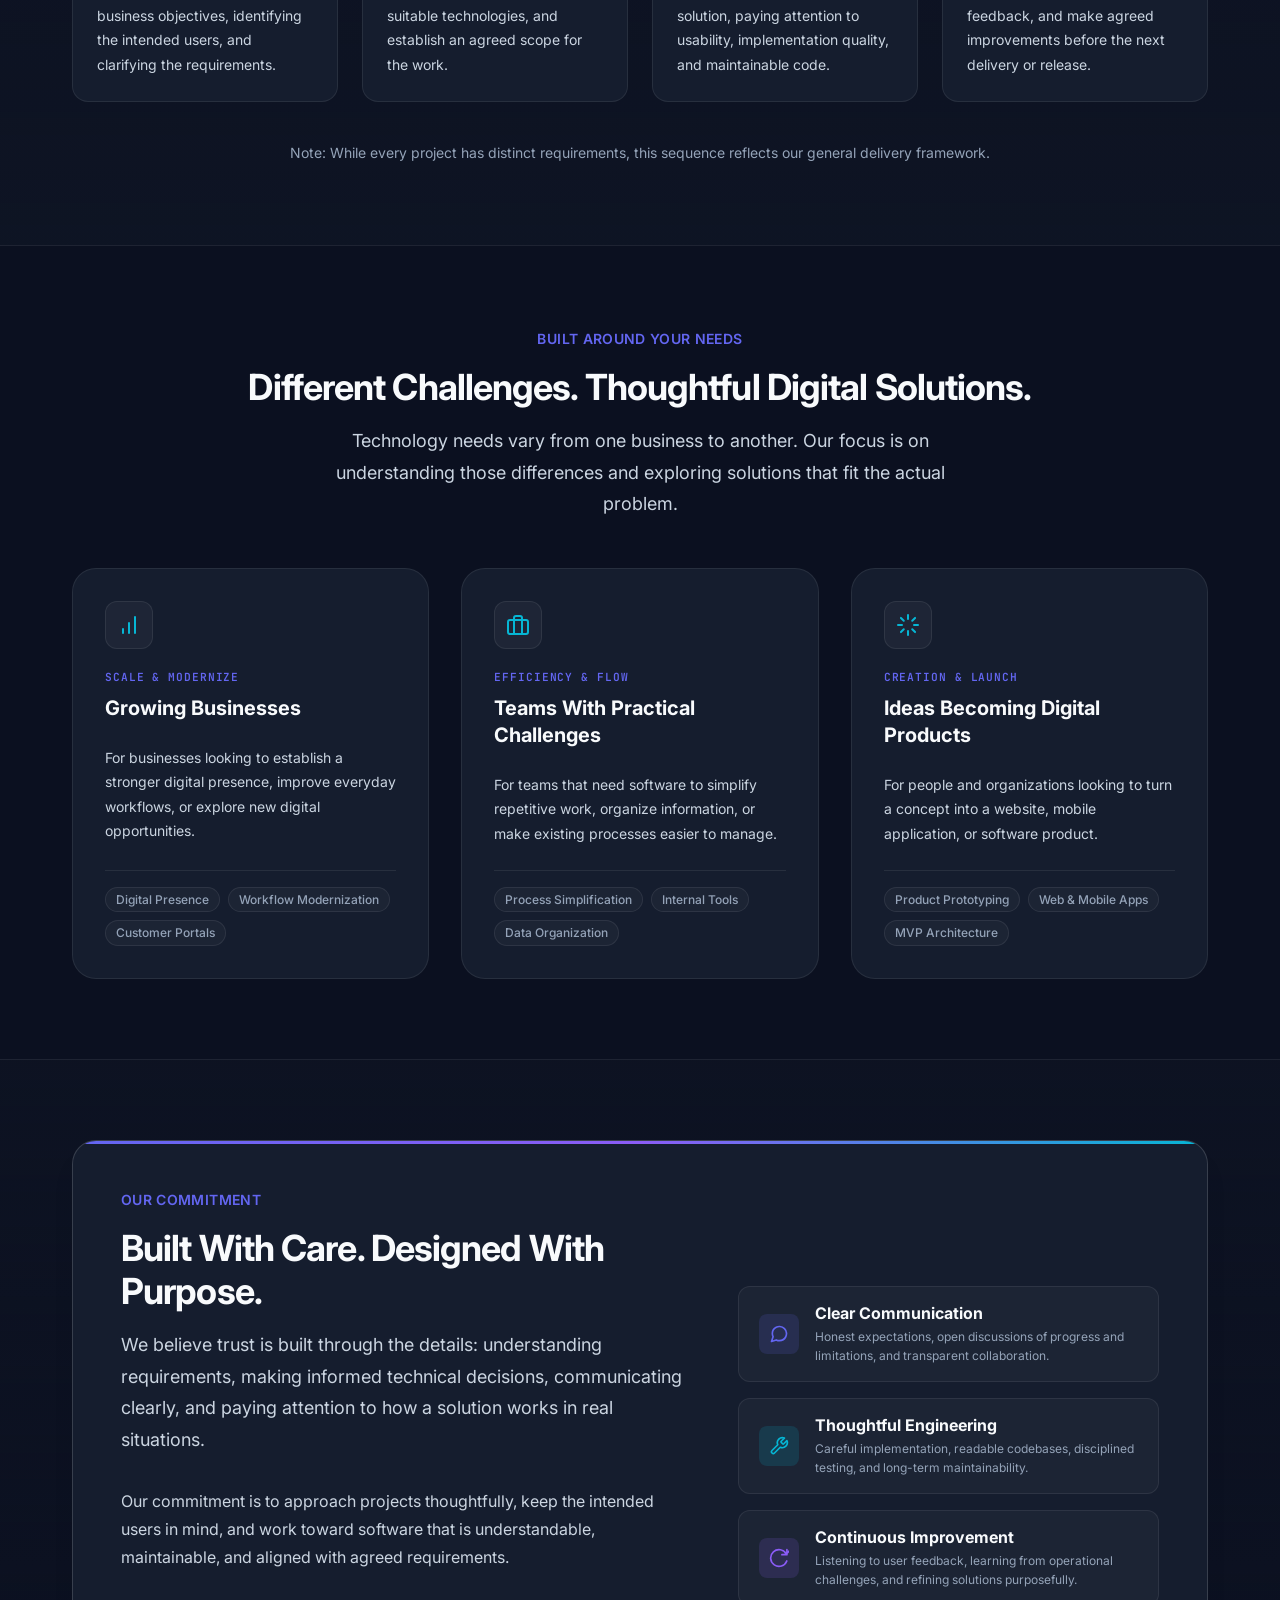
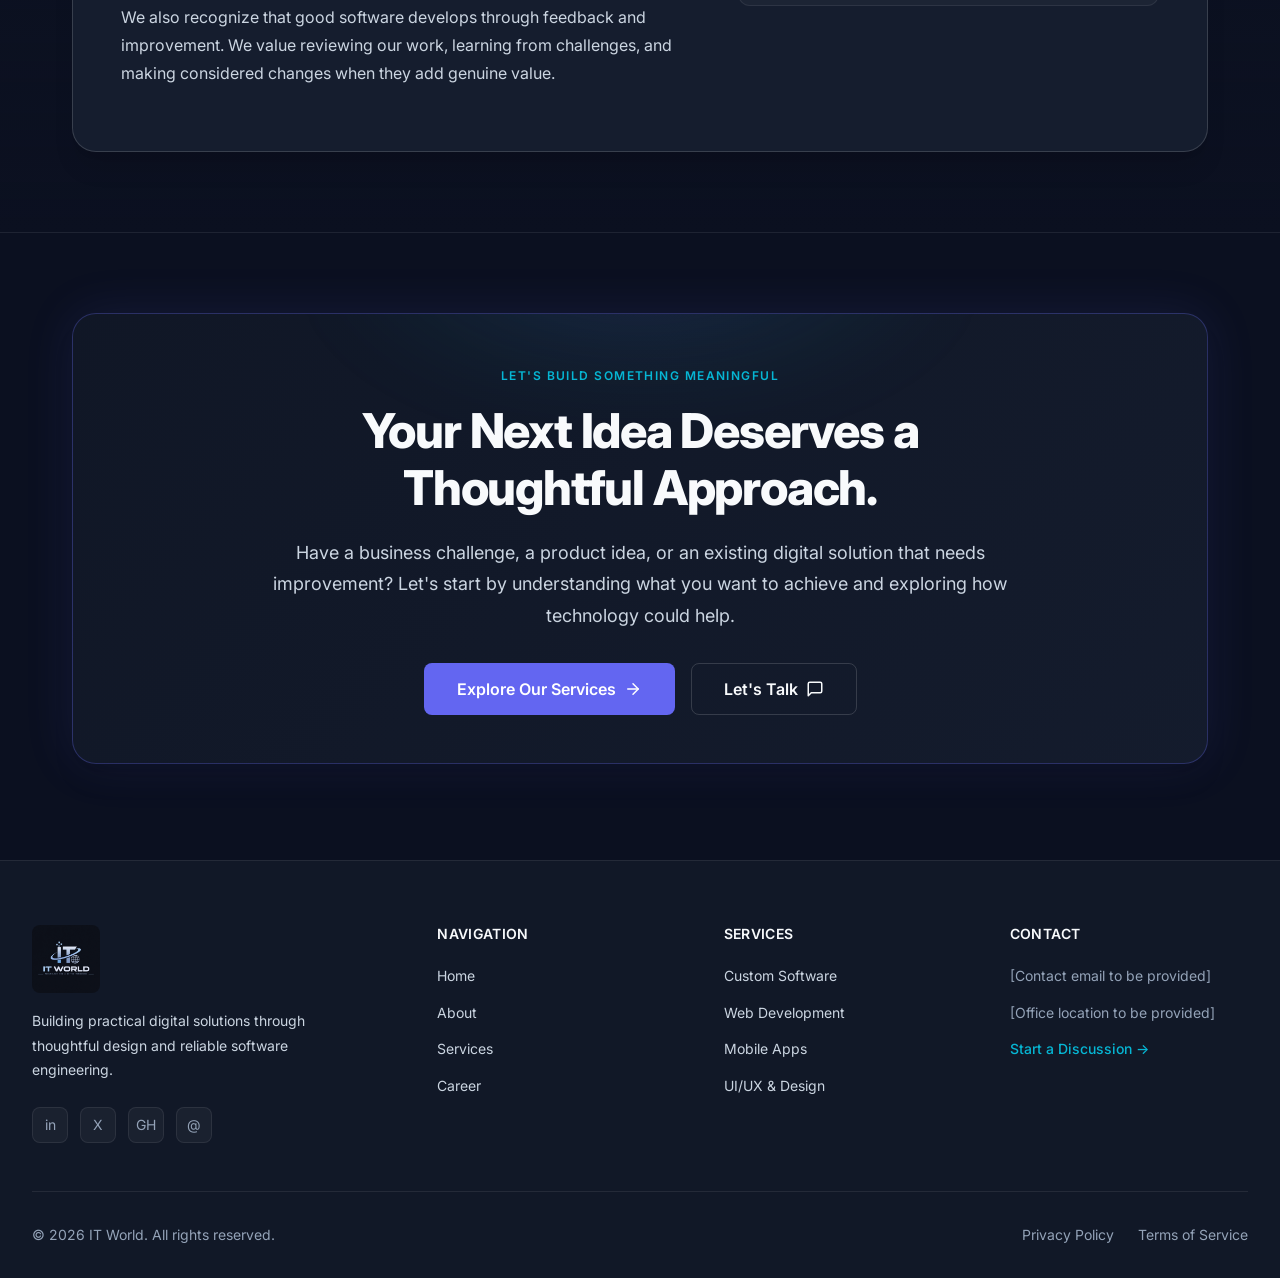
<file: pages/about.html>
<!DOCTYPE html>
<html lang="en">

<head>
  <meta charset="UTF-8">
  <meta name="viewport" content="width=device-width, initial-scale=1.0">
  <meta name="description"
    content="Learn about IT World, our approach to software development, our values, and our commitment to building practical digital solutions.">
  <title>About Us | IT World</title>

  <!-- Open Graph / Social Sharing -->
  <meta property="og:title" content="About Us | IT World">
  <meta property="og:description" content="Learn about IT World, our approach to software development, our values, and our commitment to building practical digital solutions.">
  <meta property="og:type" content="website">
  <meta property="og:image" content="../assets/logos/logo.png">
  <meta property="og:site_name" content="IT World">

  <!-- Favicon References -->
  <link rel="icon" type="image/png" href="../assets/logos/favicon.png">
  <link rel="apple-touch-icon" href="../assets/logos/logo.png">

  <!-- Google Fonts -->
  <link rel="preconnect" href="https://fonts.googleapis.com">
  <link rel="preconnect" href="https://fonts.gstatic.com" crossorigin>
  <link
    href="https://fonts.googleapis.com/css2?family=Inter:wght@400;500;600;700;800&family=JetBrains+Mono:wght@400;500;600&display=swap"
    rel="stylesheet">

  <!-- Stylesheets -->
  <link rel="stylesheet" href="../css/variables.css">
  <link rel="stylesheet" href="../css/reset.css">
  <link rel="stylesheet" href="../css/global.css">
  <link rel="stylesheet" href="../css/layout.css">
  <link rel="stylesheet" href="../css/components.css">
  <link rel="stylesheet" href="../css/pages/about.css">
  <link rel="stylesheet" href="../css/responsive.css">
</head>

<body>

  <div class="page-wrapper">

    <!-- ======== HEADER ======== -->
    <header class="site-header" role="banner">
      <div class="header-inner">

        <!-- Logo -->
        <a href="../index.html" class="site-logo" aria-label="IT World — Home">
          <img src="../assets/logos/logo.png" alt="IT World" class="site-logo-img">
          <span class="site-logo-fallback">
            <span class="logo-icon" aria-hidden="true">IT</span>
            <span class="site-logo-text">
              <span class="site-logo-name">IT World</span>
              <span class="site-logo-sub">Software &amp; Digital Solutions</span>
            </span>
          </span>
        </a>

        <!-- Desktop Navigation -->
        <nav class="desktop-nav" aria-label="Main navigation">
          <a href="../index.html" class="nav-link" data-page="home">Home</a>
          <a href="about.html" class="nav-link active" data-page="about" aria-current="page">About</a>
          <a href="services.html" class="nav-link" data-page="services">Services</a>
          <a href="career.html" class="nav-link" data-page="career">Career</a>
          <a href="../index.html#contact" class="btn btn-primary btn-sm nav-cta desktop-only">Let's Talk</a>
        </nav>

        <!-- Hamburger (mobile) -->
        <button class="hamburger-btn" id="hamburger-btn" type="button" aria-label="Open menu" aria-expanded="false"
          aria-controls="mobile-nav">
          <span class="hamburger-line" aria-hidden="true"></span>
          <span class="hamburger-line" aria-hidden="true"></span>
          <span class="hamburger-line" aria-hidden="true"></span>
        </button>
      </div>

      <!-- Mobile Overlay -->
      <div class="mobile-nav-overlay" id="mobile-nav-overlay" aria-hidden="true"></div>

      <!-- Mobile Navigation -->
      <nav class="mobile-nav" id="mobile-nav" aria-label="Mobile navigation">
        <div class="mobile-nav-links">
          <a href="../index.html" class="mobile-nav-link" data-page="home">Home</a>
          <a href="about.html" class="mobile-nav-link active" data-page="about" aria-current="page">About</a>
          <a href="services.html" class="mobile-nav-link" data-page="services">Services</a>
          <a href="career.html" class="mobile-nav-link" data-page="career">Career</a>
        </div>
        <div class="mobile-nav-cta">
          <a href="../index.html#contact" class="btn btn-primary">Let's Talk</a>
        </div>
      </nav>
    </header>

    <!-- ======== MAIN CONTENT ======== -->
    <main class="main-content" id="main-content">

      <!-- ============================================
           SECTION 1: ABOUT HERO — INTRODUCE WHO WE ARE
           ============================================ -->
      <section class="about-hero" id="about-hero">
        <div class="container container-wide">
          <div class="about-hero-grid">

            <!-- Hero Left Content -->
            <div class="about-hero-content">
              <div class="hero-eyebrow">
                <span class="hero-eyebrow-dot" aria-hidden="true"></span>
                <span>ABOUT IT WORLD</span>
              </div>

              <h1 class="about-hero-title">
                We Believe Great Technology Starts With <span class="text-highlight">Understanding People.</span>
              </h1>

              <p class="about-hero-lead">
                At IT World, we believe software should do more than function. It should solve
                meaningful problems, simplify complex processes, and create better experiences for the people who use
                it. Our focus is on turning ideas and business challenges into practical, thoughtfully engineered digital
                solutions.
              </p>

              <div class="about-hero-quote" role="note">
                <svg width="18" height="18" viewBox="0 0 24 24" fill="none" stroke="currentColor" stroke-width="2"
                  stroke-linecap="round" stroke-linejoin="round" aria-hidden="true">
                  <path d="M16 3h5v5"></path>
                  <path d="M4 20L21 3"></path>
                  <path d="M21 16v5h-5"></path>
                  <path d="M15 15l6 6"></path>
                  <path d="M4 4l5 5"></path>
                </svg>
                <span>Clear thinking. Thoughtful engineering. Technology with purpose.</span>
              </div>

              <div class="about-hero-actions">
                <a href="#working-process" class="btn btn-primary btn-lg">
                  Explore Our Approach
                  <svg width="18" height="18" viewBox="0 0 24 24" fill="none" stroke="currentColor" stroke-width="2"
                    stroke-linecap="round" stroke-linejoin="round" aria-hidden="true">
                    <line x1="12" y1="5" x2="12" y2="19"></line>
                    <polyline points="19 12 12 19 5 12"></polyline>
                  </svg>
                </a>
                <a href="services.html" class="btn btn-secondary btn-lg">
                  Explore Our Services
                  <svg width="18" height="18" viewBox="0 0 24 24" fill="none" stroke="currentColor" stroke-width="2"
                    stroke-linecap="round" stroke-linejoin="round" aria-hidden="true">
                    <line x1="5" y1="12" x2="19" y2="12"></line>
                    <polyline points="12 5 19 12 12 19"></polyline>
                  </svg>
                </a>
              </div>
            </div>

            <!-- Hero Right Visual: Purposeful System Architecture Blueprint -->
            <div class="about-hero-visual" aria-hidden="true">
              <div class="blueprint-window">
                <div class="blueprint-topbar">
                  <div class="blueprint-dots">
                    <span class="blueprint-dot blueprint-dot-red"></span>
                    <span class="blueprint-dot blueprint-dot-yellow"></span>
                    <span class="blueprint-dot blueprint-dot-green"></span>
                  </div>
                  <span class="blueprint-title">itworld.blueprint // core-pillars</span>
                  <div class="blueprint-badge">
                    <span class="blueprint-pulse"></span>
                    <span>System Aligned</span>
                  </div>
                </div>

                <div class="blueprint-body">
                  <div class="modules-diagram">

                    <!-- Node 1: People & Problem -->
                    <div class="module-node">
                      <div class="node-icon-box purple">
                        <svg width="20" height="20" viewBox="0 0 24 24" fill="none" stroke="currentColor"
                          stroke-width="2" stroke-linecap="round" stroke-linejoin="round">
                          <path d="M17 21v-2a4 4 0 0 0-4-4H5a4 4 0 0 0-4 4v2"></path>
                          <circle cx="9" cy="7" r="4"></circle>
                          <path d="M23 21v-2a4 4 0 0 0-3-3.87"></path>
                          <path d="M16 3.13a4 4 0 0 1 0 7.75"></path>
                        </svg>
                      </div>
                      <div class="node-content">
                        <div class="node-header">
                          <span class="node-name">Human Purpose &amp; Need</span>
                          <span class="node-tag">layer_01</span>
                        </div>
                        <p class="node-desc">Listening deeply, understanding workflows, and addressing real human challenges.</p>
                      </div>
                    </div>

                    <!-- Connector Line -->
                    <div class="node-connector">
                      <div class="node-connector-line"></div>
                      <div class="node-connector-dot"></div>
                    </div>

                    <!-- Node 2: Thoughtful Architecture -->
                    <div class="module-node active-pillar">
                      <div class="node-icon-box indigo">
                        <svg width="20" height="20" viewBox="0 0 24 24" fill="none" stroke="currentColor"
                          stroke-width="2" stroke-linecap="round" stroke-linejoin="round">
                          <polygon points="12 2 2 7 12 12 22 7 12 2"></polygon>
                          <polyline points="2 17 12 22 22 17"></polyline>
                          <polyline points="2 12 12 17 22 12"></polyline>
                        </svg>
                      </div>
                      <div class="node-content">
                        <div class="node-header">
                          <span class="node-name">Thoughtful Architecture</span>
                          <span class="node-tag">layer_02</span>
                        </div>
                        <p class="node-desc">Selecting appropriate technologies, designing modular patterns, and planning scale.</p>
                      </div>
                    </div>

                    <!-- Connector Line -->
                    <div class="node-connector">
                      <div class="node-connector-line"></div>
                      <div class="node-connector-dot"></div>
                    </div>

                    <!-- Node 3: Sound Engineering -->
                    <div class="module-node">
                      <div class="node-icon-box cyan">
                        <svg width="20" height="20" viewBox="0 0 24 24" fill="none" stroke="currentColor"
                          stroke-width="2" stroke-linecap="round" stroke-linejoin="round">
                          <polyline points="16 18 22 12 16 6"></polyline>
                          <polyline points="8 6 2 12 8 18"></polyline>
                        </svg>
                      </div>
                      <div class="node-content">
                        <div class="node-header">
                          <span class="node-name">Sound Engineering</span>
                          <span class="node-tag">layer_03</span>
                        </div>
                        <p class="node-desc">Readable codebases, thorough testing, and maintainable production deliverables.</p>
                      </div>
                    </div>

                  </div>

                  <!-- Metrics Strip -->
                  <div class="blueprint-metrics">
                    <div class="bp-metric">
                      <span class="bp-metric-label">Foundation</span>
                      <span class="bp-metric-val">Empathy First</span>
                    </div>
                    <div class="bp-metric">
                      <span class="bp-metric-label">Execution</span>
                      <span class="bp-metric-val accent">Clean &amp; Tested</span>
                    </div>
                    <div class="bp-metric">
                      <span class="bp-metric-label">Outcome</span>
                      <span class="bp-metric-val">Lasting Value</span>
                    </div>
                  </div>
                </div>
              </div>
            </div>

          </div>
        </div>
      </section>

      <!-- ============================================
           SECTION 2: OUR STORY — WHY WE EXIST
           ============================================ -->
      <section class="story-section" id="our-story">
        <div class="container">
          <div class="story-grid">

            <!-- Narrative Content -->
            <div class="story-content">
              <span class="section-label">OUR STORY</span>
              <h2 class="section-title">Technology Has Value When It Solves a Real Problem.</h2>

              <p class="story-lead">
                Every meaningful digital solution begins with a question: what problem are we trying to solve?
              </p>

              <p class="story-body">
                At IT World, our philosophy is rooted in this simple idea. Businesses do not need
                technology simply because it is available. They need solutions that make their work easier, help them
                serve people better, and support their goals.
              </p>

              <p class="story-body">
                That is why we place understanding before implementation. We believe in looking beyond the immediate
                feature request to understand the bigger picture, choosing an appropriate technical approach, and
                building with usability, maintainability, and long-term value in mind.
              </p>

              <p class="story-body">
                Our aim is to make technology more practical, accessible, and useful for the businesses and people who
                depend on it.
              </p>

              <!-- Emphasized Statement Card -->
              <div class="story-quote-card">
                <p class="story-quote-text">
                  &ldquo;Don't build technology just because you can. Build it because it makes a difference.&rdquo;
                </p>
                <span class="story-quote-attribution">IT World Core Philosophy</span>
              </div>
            </div>

            <!-- Supporting Visual Panel: Principles Matrix -->
            <div class="story-visual-wrap">
              <div class="philosophy-panel">
                <div class="panel-header-mini">
                  <span class="panel-header-title">Our Grounding Philosophy</span>
                  <svg width="20" height="20" viewBox="0 0 24 24" fill="none" stroke="var(--color-accent)"
                    stroke-width="2" stroke-linecap="round" stroke-linejoin="round" aria-hidden="true">
                    <circle cx="12" cy="12" r="10"></circle>
                    <polyline points="12 6 12 12 16 14"></polyline>
                  </svg>
                </div>

                <div class="panel-steps">
                  <div class="panel-step-item">
                    <div class="step-num-badge">01</div>
                    <div>
                      <h3 class="step-text-title">Listen &amp; Frame the Problem</h3>
                      <p class="step-text-desc">Identify the actual business obstacle before deciding on code or architectural tooling.</p>
                    </div>
                  </div>

                  <div class="panel-step-item">
                    <div class="step-num-badge">02</div>
                    <div>
                      <h3 class="step-text-title">Design for Clarity</h3>
                      <p class="step-text-desc">Prioritize intuitive navigation and transparent workflows over unnecessary complexity.</p>
                    </div>
                  </div>

                  <div class="panel-step-item">
                    <div class="step-num-badge">03</div>
                    <div>
                      <h3 class="step-text-title">Build for Durability</h3>
                      <p class="step-text-desc">Engineer clean, scalable foundations that evolve smoothly alongside organizational growth.</p>
                    </div>
                  </div>
                </div>
              </div>
            </div>

          </div>
        </div>
      </section>

      <!-- ============================================
           SECTION 3: OUR MISSION AND VISION
           ============================================ -->
      <section class="purpose-section" id="mission-vision">
        <div class="container">
          <div class="section-header-center">
            <span class="section-label">OUR PURPOSE</span>
            <h2 class="section-title">Driven by Purpose. Guided by Possibility.</h2>
            <p class="section-subtitle">
              Our intended direction and operating philosophy describe how we approach our craft and what we strive to create for every client.
            </p>
          </div>

          <div class="purpose-grid">

            <!-- Mission Panel -->
            <div class="purpose-card mission-card">
              <div>
                <div class="purpose-card-header">
                  <div class="purpose-icon-wrap" aria-hidden="true">
                    <svg class="purpose-icon" viewBox="0 0 24 24" fill="none" stroke="currentColor" stroke-width="2"
                      stroke-linecap="round" stroke-linejoin="round">
                      <circle cx="12" cy="12" r="10"></circle>
                      <polygon points="16.24 7.76 14.12 14.12 7.76 16.24 9.88 9.88 16.24 7.76"></polygon>
                    </svg>
                  </div>
                  <span class="purpose-badge">Our Mission</span>
                </div>

                <h3 class="purpose-title">Our Mission</h3>
                <p class="purpose-text">
                  Our mission is to develop practical, reliable, and user-focused software solutions that help
                  businesses address real challenges. We aim to combine thoughtful problem-solving, purposeful design,
                  and sound engineering to make technology work better for the people who use it.
                </p>
              </div>

              <div class="purpose-card-footer">
                <span class="purpose-pill">
                  <svg width="12" height="12" viewBox="0 0 24 24" fill="none" stroke="currentColor" stroke-width="2"
                    aria-hidden="true"><polyline points="20 6 9 17 4 12"></polyline></svg>
                  Practical Problem-Solving
                </span>
                <span class="purpose-pill">
                  <svg width="12" height="12" viewBox="0 0 24 24" fill="none" stroke="currentColor" stroke-width="2"
                    aria-hidden="true"><polyline points="20 6 9 17 4 12"></polyline></svg>
                  Purposeful Design
                </span>
                <span class="purpose-pill">
                  <svg width="12" height="12" viewBox="0 0 24 24" fill="none" stroke="currentColor" stroke-width="2"
                    aria-hidden="true"><polyline points="20 6 9 17 4 12"></polyline></svg>
                  Sound Engineering
                </span>
              </div>
            </div>

            <!-- Vision Panel -->
            <div class="purpose-card vision-card">
              <div>
                <div class="purpose-card-header">
                  <div class="purpose-icon-wrap" aria-hidden="true">
                    <svg class="purpose-icon" viewBox="0 0 24 24" fill="none" stroke="currentColor" stroke-width="2"
                      stroke-linecap="round" stroke-linejoin="round">
                      <path d="M2 12s3-7 10-7 10 7 10 7-3 7-10 7-10-7-10-7Z"></path>
                      <circle cx="12" cy="12" r="3"></circle>
                    </svg>
                  </div>
                  <span class="purpose-badge">Our Vision</span>
                </div>

                <h3 class="purpose-title">Our Vision</h3>
                <p class="purpose-text">
                  Our vision is to contribute to a digital future where useful technology helps businesses grow,
                  processes become simpler, and digital experiences become more accessible. We aspire to build
                  solutions that create lasting value through clarity, quality, and continuous improvement.
                </p>
              </div>

              <div class="purpose-card-footer">
                <span class="purpose-pill">
                  <svg width="12" height="12" viewBox="0 0 24 24" fill="none" stroke="currentColor" stroke-width="2"
                    aria-hidden="true"><circle cx="12" cy="12" r="10"></circle><polyline points="12 6 12 12 14 14"></polyline></svg>
                  Clarity &amp; Quality
                </span>
                <span class="purpose-pill">
                  <svg width="12" height="12" viewBox="0 0 24 24" fill="none" stroke="currentColor" stroke-width="2"
                    aria-hidden="true"><circle cx="12" cy="12" r="10"></circle><polyline points="12 6 12 12 14 14"></polyline></svg>
                  Continuous Improvement
                </span>
                <span class="purpose-pill">
                  <svg width="12" height="12" viewBox="0 0 24 24" fill="none" stroke="currentColor" stroke-width="2"
                    aria-hidden="true"><circle cx="12" cy="12" r="10"></circle><polyline points="12 6 12 12 14 14"></polyline></svg>
                  Accessible Digital Future
                </span>
              </div>
            </div>

          </div>
        </div>
      </section>

      <!-- ============================================
           SECTION 4: OUR CORE VALUES
           ============================================ -->
      <section class="values-section" id="core-values">
        <div class="container">
          <div class="section-header-center">
            <span class="section-label">WHAT GUIDES US</span>
            <h2 class="section-title">The Principles Behind Every Good Solution.</h2>
            <p class="section-subtitle">
              Good software is not defined by code alone. It is shaped by the decisions, standards, and principles that
              guide its development. These are the values we want every IT World project to reflect.
            </p>
          </div>

          <div class="values-grid">

            <!-- Value 1 -->
            <div class="value-card">
              <div class="value-card-top">
                <span class="value-num">01</span>
                <div class="value-icon-box" aria-hidden="true">
                  <svg class="value-icon" viewBox="0 0 24 24" fill="none" stroke="currentColor" stroke-width="2"
                    stroke-linecap="round" stroke-linejoin="round">
                    <path d="M21 15a2 2 0 0 1-2 2H7l-4 4V5a2 2 0 0 1 2-2h14a2 2 0 0 1 2 2z"></path>
                  </svg>
                </div>
              </div>
              <h3 class="value-title">Understand Before Acting</h3>
              <p class="value-desc">
                We believe good decisions begin with listening. Understanding the problem, the people involved, and
                the desired outcome helps us choose a more suitable solution.
              </p>
            </div>

            <!-- Value 2 -->
            <div class="value-card">
              <div class="value-card-top">
                <span class="value-num">02</span>
                <div class="value-icon-box" aria-hidden="true">
                  <svg class="value-icon" viewBox="0 0 24 24" fill="none" stroke="currentColor" stroke-width="2"
                    stroke-linecap="round" stroke-linejoin="round">
                    <path d="M12 22s8-4 8-10V5l-8-3-8 3v7c0 6 8 10 8 10z"></path>
                    <polyline points="9 12 11 14 15 10"></polyline>
                  </svg>
                </div>
              </div>
              <h3 class="value-title">Quality Over Shortcuts</h3>
              <p class="value-desc">
                We value careful implementation, readable code, thoughtful testing, and attention to detail. A solution
                should be built with care, not merely rushed to completion.
              </p>
            </div>

            <!-- Value 3 -->
            <div class="value-card">
              <div class="value-card-top">
                <span class="value-num">03</span>
                <div class="value-icon-box" aria-hidden="true">
                  <svg class="value-icon" viewBox="0 0 24 24" fill="none" stroke="currentColor" stroke-width="2"
                    stroke-linecap="round" stroke-linejoin="round">
                    <circle cx="12" cy="12" r="10"></circle>
                    <path d="M16 16s-1.5-2-4-2-4 2-4 2"></path>
                    <line x1="9" y1="9" x2="9.01" y2="9"></line>
                    <line x1="15" y1="9" x2="15.01" y2="9"></line>
                  </svg>
                </div>
              </div>
              <h3 class="value-title">People-Centered Design</h3>
              <p class="value-desc">
                Technology should feel useful and understandable. We consider usability, accessibility, and the
                experience of the people who will interact with the product.
              </p>
            </div>

            <!-- Value 4 -->
            <div class="value-card">
              <div class="value-card-top">
                <span class="value-num">04</span>
                <div class="value-icon-box" aria-hidden="true">
                  <svg class="value-icon" viewBox="0 0 24 24" fill="none" stroke="currentColor" stroke-width="2"
                    stroke-linecap="round" stroke-linejoin="round">
                    <rect x="3" y="11" width="18" height="11" rx="2" ry="2"></rect>
                    <path d="M7 11V7a5 5 0 0 1 10 0v4"></path>
                  </svg>
                </div>
              </div>
              <h3 class="value-title">Transparency and Trust</h3>
              <p class="value-desc">
                Clear communication and honest expectations are essential to a healthy working relationship. We believe
                in discussing requirements, limitations, progress, and changes openly.
              </p>
            </div>

            <!-- Value 5 -->
            <div class="value-card">
              <div class="value-card-top">
                <span class="value-num">05</span>
                <div class="value-icon-box" aria-hidden="true">
                  <svg class="value-icon" viewBox="0 0 24 24" fill="none" stroke="currentColor" stroke-width="2"
                    stroke-linecap="round" stroke-linejoin="round">
                    <polyline points="23 6 13.5 15.5 8.5 10.5 1 18"></polyline>
                    <polyline points="17 6 23 6 23 12"></polyline>
                  </svg>
                </div>
              </div>
              <h3 class="value-title">Continuous Improvement</h3>
              <p class="value-desc">
                Technology evolves, and so should the way we work. We value learning, feedback, reflection, and the
                steady improvement of our technical skills and solutions.
              </p>
            </div>

          </div>
        </div>
      </section>

      <!-- ============================================
           SECTION 5: WHAT MAKES OUR APPROACH DIFFERENT?
           ============================================ -->
      <section class="approach-section" id="acrotech-approach">
        <div class="container">
          <div class="section-header-center">
            <span class="section-label">THE IT WORLD APPROACH</span>
            <h2 class="section-title">Thoughtful Decisions. Practical Solutions.</h2>
            <p class="section-subtitle">
              Choosing a software partner is about more than choosing someone to write code. It is about finding an
              approach that makes sense for your goals, your users, and the future of your product.
            </p>
          </div>

          <div class="approach-grid">

            <!-- Differentiator 1 -->
            <div class="diff-card">
              <div class="diff-icon-column">
                <div class="diff-icon-wrap" aria-hidden="true">
                  <svg class="diff-icon" viewBox="0 0 24 24" fill="none" stroke="currentColor" stroke-width="2"
                    stroke-linecap="round" stroke-linejoin="round">
                    <path d="M22 19a2 2 0 0 1-2 2H4a2 2 0 0 1-2-2V5a2 2 0 0 1 2-2h5l2 3h9a2 2 0 0 1 2 2z"></path>
                    <line x1="12" y1="11" x2="12" y2="17"></line>
                    <line x1="9" y1="14" x2="15" y2="14"></line>
                  </svg>
                </div>
              </div>
              <div class="diff-body">
                <span class="diff-badge">Purpose Alignment</span>
                <h3 class="diff-title">Business-First Thinking</h3>
                <p class="diff-desc">
                  We focus on the purpose behind a requirement so that the solution addresses the underlying need rather
                  than just the surface-level request.
                </p>
              </div>
            </div>

            <!-- Differentiator 2 -->
            <div class="diff-card">
              <div class="diff-icon-column">
                <div class="diff-icon-wrap" aria-hidden="true">
                  <svg class="diff-icon" viewBox="0 0 24 24" fill="none" stroke="currentColor" stroke-width="2"
                    stroke-linecap="round" stroke-linejoin="round">
                    <polygon points="12 2 15.09 8.26 22 9.27 17 14.14 18.18 21.02 12 17.77 5.82 21.02 7 14.14 2 9.27 8.91 8.26 12 2"></polygon>
                  </svg>
                </div>
              </div>
              <div class="diff-body">
                <span class="diff-badge">Pragmatic Stack</span>
                <h3 class="diff-title">Purposeful Technology Choices</h3>
                <p class="diff-desc">
                  We believe the right tools are the ones that suit the problem. Technology decisions should be guided by
                  requirements, constraints, maintainability, and intended outcomes.
                </p>
              </div>
            </div>

            <!-- Differentiator 3 -->
            <div class="diff-card">
              <div class="diff-icon-column">
                <div class="diff-icon-wrap" aria-hidden="true">
                  <svg class="diff-icon" viewBox="0 0 24 24" fill="none" stroke="currentColor" stroke-width="2"
                    stroke-linecap="round" stroke-linejoin="round">
                    <circle cx="12" cy="12" r="10"></circle>
                    <line x1="12" y1="16" x2="12" y2="12"></line>
                    <line x1="12" y1="8" x2="12.01" y2="8"></line>
                  </svg>
                </div>
              </div>
              <div class="diff-body">
                <span class="diff-badge">Shared Expectations</span>
                <h3 class="diff-title">Clarity Throughout the Process</h3>
                <p class="diff-desc">
                  We value understandable requirements, clear communication, and realistic expectations so that
                  everyone can work toward the same goal.
                </p>
              </div>
            </div>

            <!-- Differentiator 4 -->
            <div class="diff-card">
              <div class="diff-icon-column">
                <div class="diff-icon-wrap" aria-hidden="true">
                  <svg class="diff-icon" viewBox="0 0 24 24" fill="none" stroke="currentColor" stroke-width="2"
                    stroke-linecap="round" stroke-linejoin="round">
                    <polyline points="22 7 13.5 15.5 8.5 10.5 2 17"></polyline>
                    <polyline points="16 7 22 7 22 13"></polyline>
                  </svg>
                </div>
              </div>
              <div class="diff-body">
                <span class="diff-badge">Sustainable Growth</span>
                <h3 class="diff-title">Long-Term Perspective</h3>
                <p class="diff-desc">
                  We consider how a solution may need to evolve, making maintainability and future improvements part of
                  the conversation from the beginning.
                </p>
              </div>
            </div>

          </div>
        </div>
      </section>

      <!-- ============================================
           SECTION 6: HOW WE WORK (WORKING PROCESS)
           ============================================ -->
      <section class="process-section" id="working-process">
        <div class="container">
          <div class="section-header-center">
            <span class="section-label">OUR WORKING PROCESS</span>
            <h2 class="section-title">A Clear Path From Idea to Implementation.</h2>
            <p class="section-subtitle">
              Every project is different, but a thoughtful process helps turn uncertainty into clear priorities and
              achievable next steps.
            </p>
          </div>

          <div class="process-timeline">

            <!-- Stage 01 -->
            <div class="timeline-stage">
              <div class="stage-top">
                <div class="stage-number-bubble" aria-hidden="true">01</div>
              </div>
              <div class="stage-card">
                <h3 class="stage-title">
                  <span class="stage-title-num">01 &mdash;</span> Discover
                </h3>
                <p class="stage-desc">
                  We begin by discussing the problem, understanding the business objectives, identifying the intended
                  users, and clarifying the requirements.
                </p>
              </div>
            </div>

            <!-- Stage 02 -->
            <div class="timeline-stage">
              <div class="stage-top">
                <div class="stage-number-bubble" aria-hidden="true">02</div>
              </div>
              <div class="stage-card">
                <h3 class="stage-title">
                  <span class="stage-title-num">02 &mdash;</span> Define and Plan
                </h3>
                <p class="stage-desc">
                  We organize the requirements, identify priorities, discuss suitable technologies, and establish an
                  agreed scope for the work.
                </p>
              </div>
            </div>

            <!-- Stage 03 -->
            <div class="timeline-stage">
              <div class="stage-top">
                <div class="stage-number-bubble" aria-hidden="true">03</div>
              </div>
              <div class="stage-card">
                <h3 class="stage-title">
                  <span class="stage-title-num">03 &mdash;</span> Design and Develop
                </h3>
                <p class="stage-desc">
                  We turn the agreed requirements into a working solution, paying attention to usability,
                  implementation quality, and maintainable code.
                </p>
              </div>
            </div>

            <!-- Stage 04 -->
            <div class="timeline-stage">
              <div class="stage-top">
                <div class="stage-number-bubble" aria-hidden="true">04</div>
              </div>
              <div class="stage-card">
                <h3 class="stage-title">
                  <span class="stage-title-num">04 &mdash;</span> Review and Refine
                </h3>
                <p class="stage-desc">
                  We evaluate the solution, test important functionality, gather feedback, and make agreed improvements
                  before the next delivery or release.
                </p>
              </div>
            </div>

          </div>

          <p class="process-footer-note">
            Note: While every project has distinct requirements, this sequence reflects our general delivery framework.
          </p>
        </div>
      </section>

      <!-- ============================================
           SECTION 7: WHO WE AIM TO HELP
           ============================================ -->
      <section class="audience-section" id="who-we-help">
        <div class="container">
          <div class="section-header-center">
            <span class="section-label">BUILT AROUND YOUR NEEDS</span>
            <h2 class="section-title">Different Challenges. Thoughtful Digital Solutions.</h2>
            <p class="section-subtitle">
              Technology needs vary from one business to another. Our focus is on understanding those differences and
              exploring solutions that fit the actual problem.
            </p>
          </div>

          <div class="audience-grid">

            <!-- Panel 1 -->
            <div class="audience-card">
              <div>
                <div class="audience-card-header">
                  <div class="audience-icon-wrap" aria-hidden="true">
                    <svg class="audience-icon" viewBox="0 0 24 24" fill="none" stroke="currentColor" stroke-width="2"
                      stroke-linecap="round" stroke-linejoin="round">
                      <line x1="12" y1="20" x2="12" y2="10"></line>
                      <line x1="18" y1="20" x2="18" y2="4"></line>
                      <line x1="6" y1="20" x2="6" y2="16"></line>
                    </svg>
                  </div>
                  <span class="audience-tag">Scale &amp; Modernize</span>
                  <h3 class="audience-title">Growing Businesses</h3>
                </div>
                <p class="audience-desc">
                  For businesses looking to establish a stronger digital presence, improve everyday workflows, or
                  explore new digital opportunities.
                </p>
              </div>

              <div class="audience-pills">
                <span class="audience-pill">Digital Presence</span>
                <span class="audience-pill">Workflow Modernization</span>
                <span class="audience-pill">Customer Portals</span>
              </div>
            </div>

            <!-- Panel 2 -->
            <div class="audience-card">
              <div>
                <div class="audience-card-header">
                  <div class="audience-icon-wrap" aria-hidden="true">
                    <svg class="audience-icon" viewBox="0 0 24 24" fill="none" stroke="currentColor" stroke-width="2"
                      stroke-linecap="round" stroke-linejoin="round">
                      <rect x="2" y="7" width="20" height="14" rx="2" ry="2"></rect>
                      <path d="M16 21V5a2 2 0 0 0-2-2h-4a2 2 0 0 0-2 2v16"></path>
                    </svg>
                  </div>
                  <span class="audience-tag">Efficiency &amp; Flow</span>
                  <h3 class="audience-title">Teams With Practical Challenges</h3>
                </div>
                <p class="audience-desc">
                  For teams that need software to simplify repetitive work, organize information, or make existing
                  processes easier to manage.
                </p>
              </div>

              <div class="audience-pills">
                <span class="audience-pill">Process Simplification</span>
                <span class="audience-pill">Internal Tools</span>
                <span class="audience-pill">Data Organization</span>
              </div>
            </div>

            <!-- Panel 3 -->
            <div class="audience-card">
              <div>
                <div class="audience-card-header">
                  <div class="audience-icon-wrap" aria-hidden="true">
                    <svg class="audience-icon" viewBox="0 0 24 24" fill="none" stroke="currentColor" stroke-width="2"
                      stroke-linecap="round" stroke-linejoin="round">
                      <path d="M12 2v4"></path>
                      <path d="M12 18v4"></path>
                      <path d="M4.93 4.93l2.83 2.83"></path>
                      <path d="M16.24 16.24l2.83 2.83"></path>
                      <path d="M2 12h4"></path>
                      <path d="M18 12h4"></path>
                      <path d="M4.93 19.07l2.83-2.83"></path>
                      <path d="M16.24 7.76l2.83-2.83"></path>
                    </svg>
                  </div>
                  <span class="audience-tag">Creation &amp; Launch</span>
                  <h3 class="audience-title">Ideas Becoming Digital Products</h3>
                </div>
                <p class="audience-desc">
                  For people and organizations looking to turn a concept into a website, mobile application, or software
                  product.
                </p>
              </div>

              <div class="audience-pills">
                <span class="audience-pill">Product Prototyping</span>
                <span class="audience-pill">Web &amp; Mobile Apps</span>
                <span class="audience-pill">MVP Architecture</span>
              </div>
            </div>

          </div>
        </div>
      </section>

      <!-- ============================================
           SECTION 8: OUR COMMITMENT TO QUALITY
           ============================================ -->
      <section class="commitment-section" id="our-commitment">
        <div class="container">
          <div class="commitment-box">
            <div class="commitment-grid">

              <!-- Left Content -->
              <div class="commitment-content">
                <span class="section-label">OUR COMMITMENT</span>
                <h2 class="section-title">Built With Care. Designed With Purpose.</h2>

                <p class="commitment-lead">
                  We believe trust is built through the details: understanding requirements, making informed technical
                  decisions, communicating clearly, and paying attention to how a solution works in real situations.
                </p>

                <p class="commitment-text">
                  Our commitment is to approach projects thoughtfully, keep the intended users in mind, and work toward
                  software that is understandable, maintainable, and aligned with agreed requirements.
                </p>

                <p class="commitment-text">
                  We also recognize that good software develops through feedback and improvement. We value reviewing
                  our work, learning from challenges, and making considered changes when they add genuine value.
                </p>
              </div>

              <!-- Right 3 Concise Principles -->
              <div class="commitment-principles" aria-label="Commitment Pillars">
                <div class="commitment-principle-item">
                  <div class="cp-icon-wrap indigo" aria-hidden="true">
                    <svg class="cp-icon" viewBox="0 0 24 24" fill="none" stroke="currentColor" stroke-width="2"
                      stroke-linecap="round" stroke-linejoin="round">
                      <path d="M21 11.5a8.38 8.38 0 0 1-.9 3.8 8.5 8.5 0 0 1-7.6 4.7 8.38 8.38 0 0 1-3.8-.9L3 21l1.9-5.7a8.38 8.38 0 0 1-.9-3.8 8.5 8.5 0 0 1 4.7-7.6 8.38 8.38 0 0 1 3.8-.9h.5a8.48 8.48 0 0 1 8 8v.5z"></path>
                    </svg>
                  </div>
                  <div class="cp-info">
                    <h3 class="cp-title">Clear Communication</h3>
                    <p class="cp-desc">Honest expectations, open discussions of progress and limitations, and transparent collaboration.</p>
                  </div>
                </div>

                <div class="commitment-principle-item">
                  <div class="cp-icon-wrap cyan" aria-hidden="true">
                    <svg class="cp-icon" viewBox="0 0 24 24" fill="none" stroke="currentColor" stroke-width="2"
                      stroke-linecap="round" stroke-linejoin="round">
                      <path d="M14.7 6.3a1 1 0 0 0 0 1.4l1.6 1.6a1 1 0 0 0 1.4 0l3.77-3.77a6 6 0 0 1-7.94 7.94l-6.91 6.91a2.12 2.12 0 0 1-3-3l6.91-6.91a6 6 0 0 1 7.94-7.94l-3.76 3.76z"></path>
                    </svg>
                  </div>
                  <div class="cp-info">
                    <h3 class="cp-title">Thoughtful Engineering</h3>
                    <p class="cp-desc">Careful implementation, readable codebases, disciplined testing, and long-term maintainability.</p>
                  </div>
                </div>

                <div class="commitment-principle-item">
                  <div class="cp-icon-wrap purple" aria-hidden="true">
                    <svg class="cp-icon" viewBox="0 0 24 24" fill="none" stroke="currentColor" stroke-width="2"
                      stroke-linecap="round" stroke-linejoin="round">
                      <path d="M21.5 2v6h-6M21.34 15.57a10 10 0 1 1-.57-8.38l5.67-5.67"></path>
                    </svg>
                  </div>
                  <div class="cp-info">
                    <h3 class="cp-title">Continuous Improvement</h3>
                    <p class="cp-desc">Listening to user feedback, learning from operational challenges, and refining solutions purposefully.</p>
                  </div>
                </div>
              </div>

            </div>
          </div>
        </div>
      </section>

      <!-- ============================================
           SECTION 9: FINAL CALL TO ACTION
           ============================================ -->
      <section class="about-cta-section" id="about-cta">
        <div class="container">
          <div class="about-cta-box">
            <div class="about-cta-inner">
              <span class="about-cta-eyebrow">LET'S BUILD SOMETHING MEANINGFUL</span>
              <h2 class="about-cta-title">Your Next Idea Deserves a Thoughtful Approach.</h2>
              <p class="about-cta-lead">
                Have a business challenge, a product idea, or an existing digital solution that needs improvement?
                Let's start by understanding what you want to achieve and exploring how technology could help.
              </p>

              <div class="about-cta-actions">
                <a href="services.html" class="btn btn-primary btn-lg">
                  Explore Our Services
                  <svg width="18" height="18" viewBox="0 0 24 24" fill="none" stroke="currentColor" stroke-width="2"
                    stroke-linecap="round" stroke-linejoin="round" aria-hidden="true">
                    <line x1="5" y1="12" x2="19" y2="12"></line>
                    <polyline points="12 5 19 12 12 19"></polyline>
                  </svg>
                </a>
                <a href="../index.html#contact" class="btn btn-secondary btn-lg">
                  Let's Talk
                  <svg width="18" height="18" viewBox="0 0 24 24" fill="none" stroke="currentColor" stroke-width="2"
                    stroke-linecap="round" stroke-linejoin="round" aria-hidden="true">
                    <path d="M21 15a2 2 0 0 1-2 2H7l-4 4V5a2 2 0 0 1 2-2h14a2 2 0 0 1 2 2z"></path>
                  </svg>
                </a>
              </div>
            </div>
          </div>
        </div>
      </section>

    </main>

    <!-- ======== FOOTER ======== -->
    <footer class="site-footer" role="contentinfo">
      <div class="footer-inner">
        <div class="footer-grid">

          <!-- Brand Column -->
          <div class="footer-brand">
            <a href="../index.html" class="site-logo" aria-label="IT World — Home">
              <img src="../assets/logos/logo.png" alt="IT World" class="site-logo-img">
              <span class="site-logo-fallback">
                <span class="logo-icon" aria-hidden="true">IT</span>
                <span class="site-logo-text">
                  <span class="site-logo-name">IT World</span>
                  <span class="site-logo-sub">Software &amp; Digital Solutions</span>
                </span>
              </span>
            </a>
            <p class="footer-brand-text">
              Building practical digital solutions through thoughtful design and reliable software engineering.
            </p>
            <div class="footer-social">
              <a href="#" class="footer-social-link" aria-label="LinkedIn profile placeholder" title="LinkedIn">in</a>
              <a href="#" class="footer-social-link" aria-label="Twitter / X profile placeholder" title="Twitter / X">X</a>
              <a href="#" class="footer-social-link" aria-label="GitHub profile placeholder" title="GitHub">GH</a>
              <a href="#" class="footer-social-link" aria-label="Contact placeholder" title="Email">@</a>
            </div>
          </div>

          <!-- Navigation Column -->
          <div class="footer-column">
            <h3 class="footer-heading">Navigation</h3>
            <div class="footer-links">
              <a href="../index.html" class="footer-link">Home</a>
              <a href="about.html" class="footer-link">About</a>
              <a href="services.html" class="footer-link">Services</a>
              <a href="career.html" class="footer-link">Career</a>
            </div>
          </div>

          <!-- Services Column -->
          <div class="footer-column">
            <h3 class="footer-heading">Services</h3>
            <div class="footer-links">
              <a href="services.html" class="footer-link">Custom Software</a>
              <a href="services.html" class="footer-link">Web Development</a>
              <a href="services.html" class="footer-link">Mobile Apps</a>
              <a href="services.html" class="footer-link">UI/UX &amp; Design</a>
            </div>
          </div>

          <!-- Contact Column -->
          <div class="footer-column">
            <h3 class="footer-heading">Contact</h3>
            <div class="footer-links">
              <span class="footer-link" style="color: var(--color-text-muted);">[Contact email to be provided]</span>
              <span class="footer-link" style="color: var(--color-text-muted);">[Office location to be provided]</span>
              <a href="../index.html#contact" class="footer-link"
                style="color: var(--color-accent); font-weight: var(--font-medium);">Start a Discussion &rarr;</a>
            </div>
          </div>

        </div>

        <!-- Footer Bottom -->
        <div class="footer-bottom">
          <p class="footer-copyright">&copy; <span class="js-current-year">2026</span> IT World. All
            rights reserved.</p>
          <div class="footer-legal">
            <a href="#" class="footer-legal-link">Privacy Policy</a>
            <a href="#" class="footer-legal-link">Terms of Service</a>
          </div>
        </div>
      </div>
    </footer>

  </div>

  <!-- Scripts -->
  <script src="../js/main.js"></script>
  <script src="../js/navigation.js"></script>
  <script src="../js/components.js"></script>
</body>

</html>
</file>
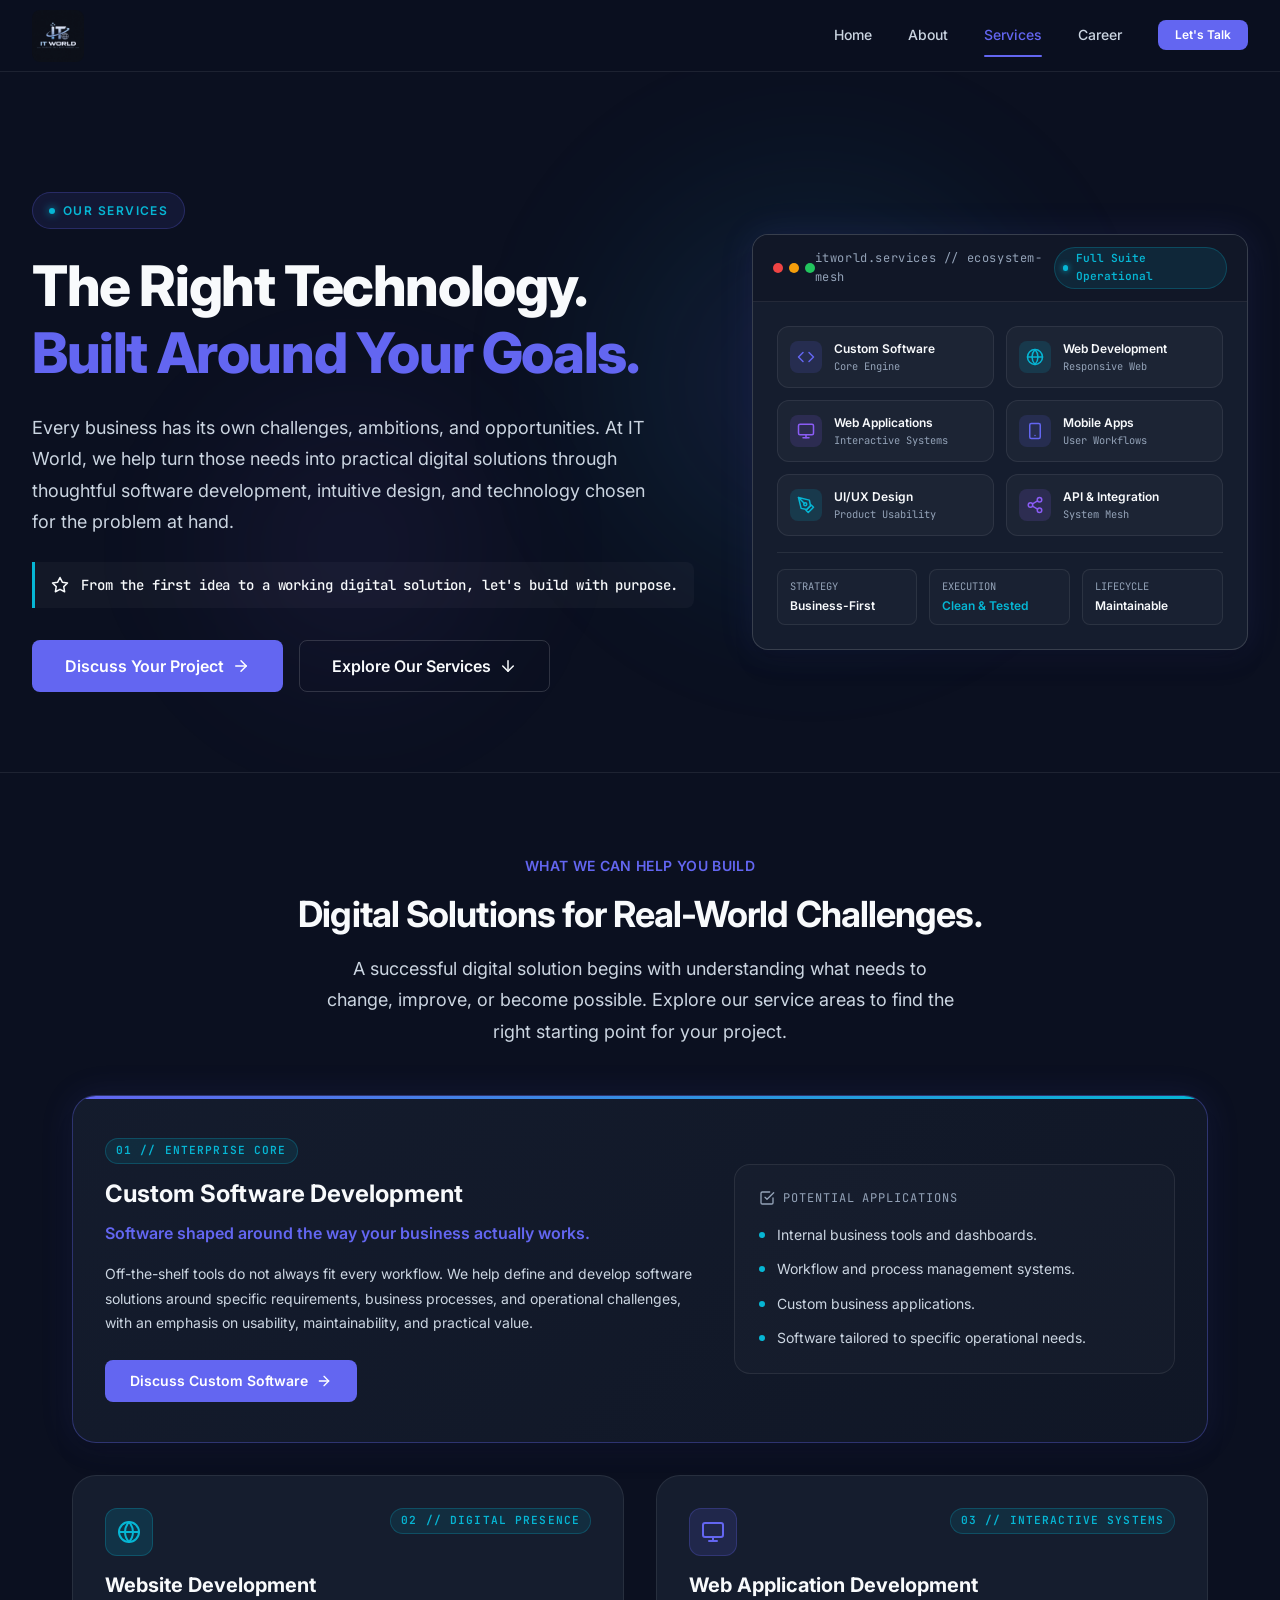
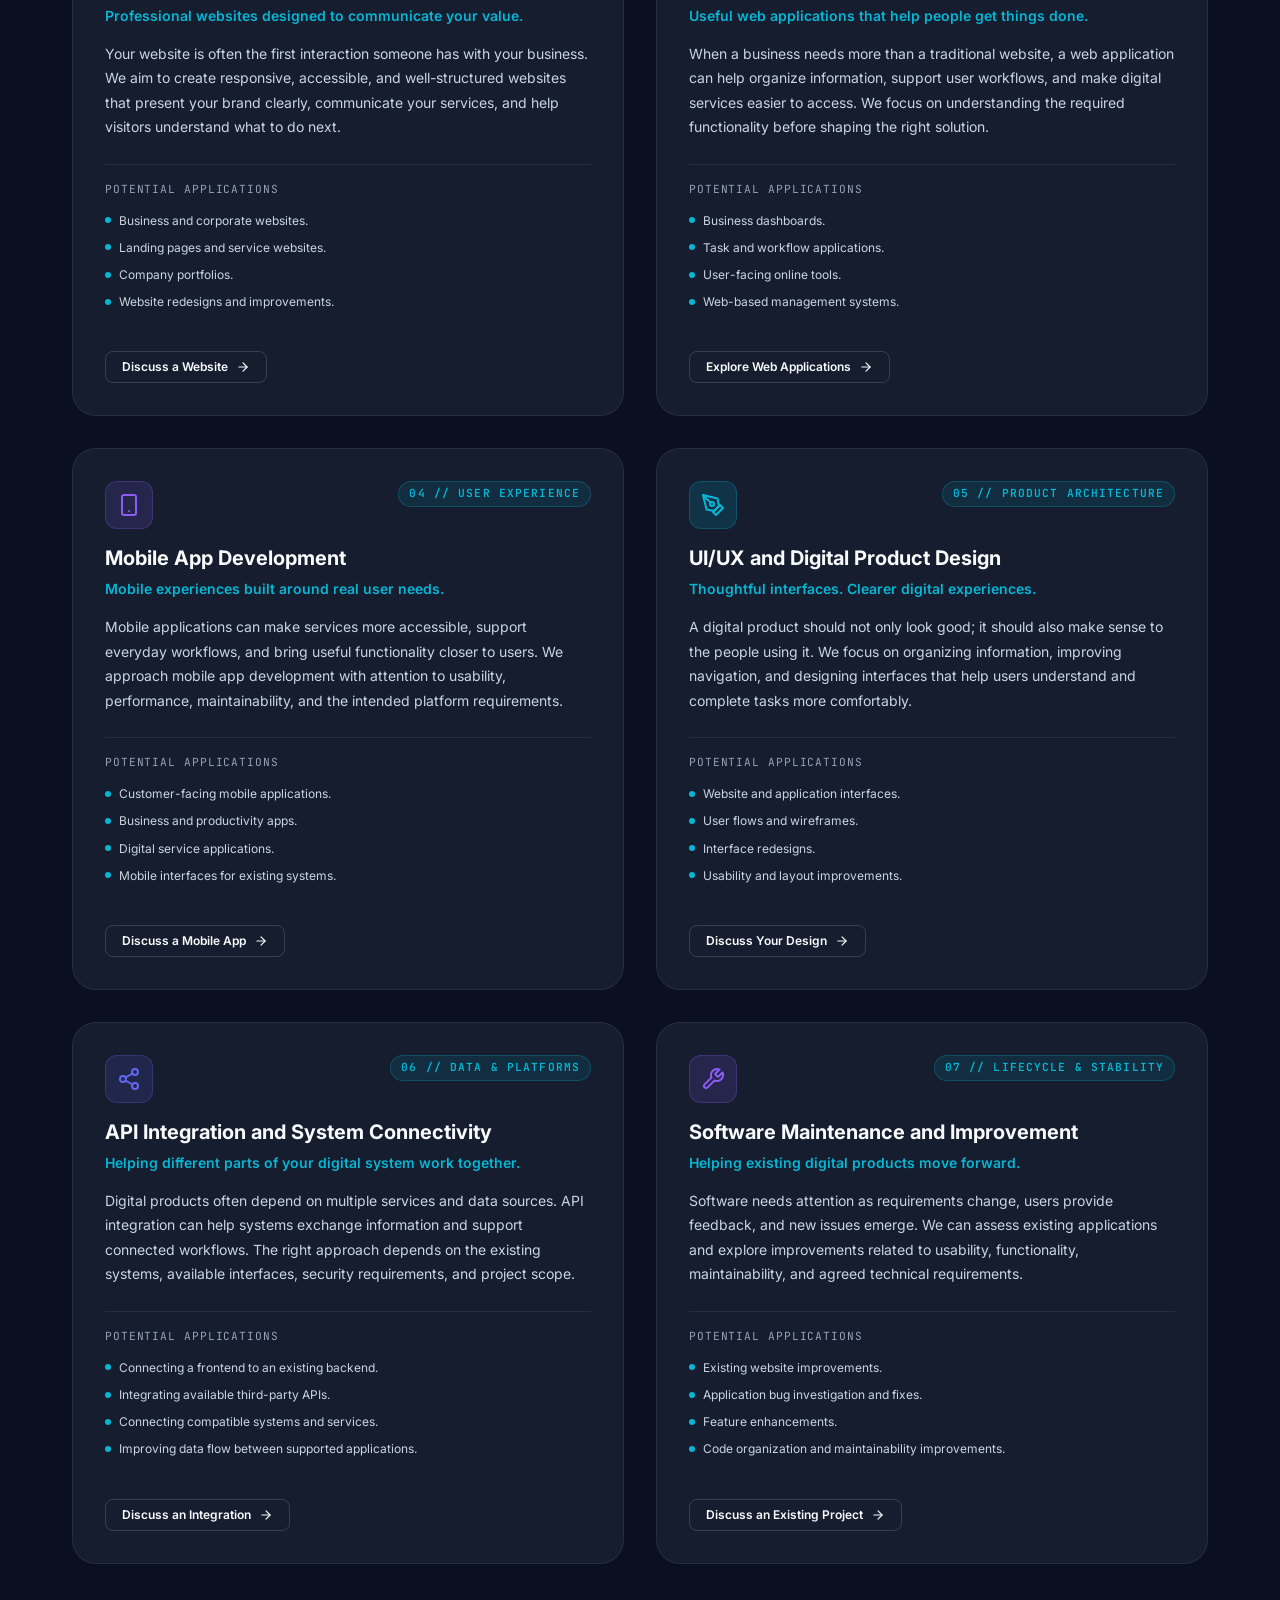
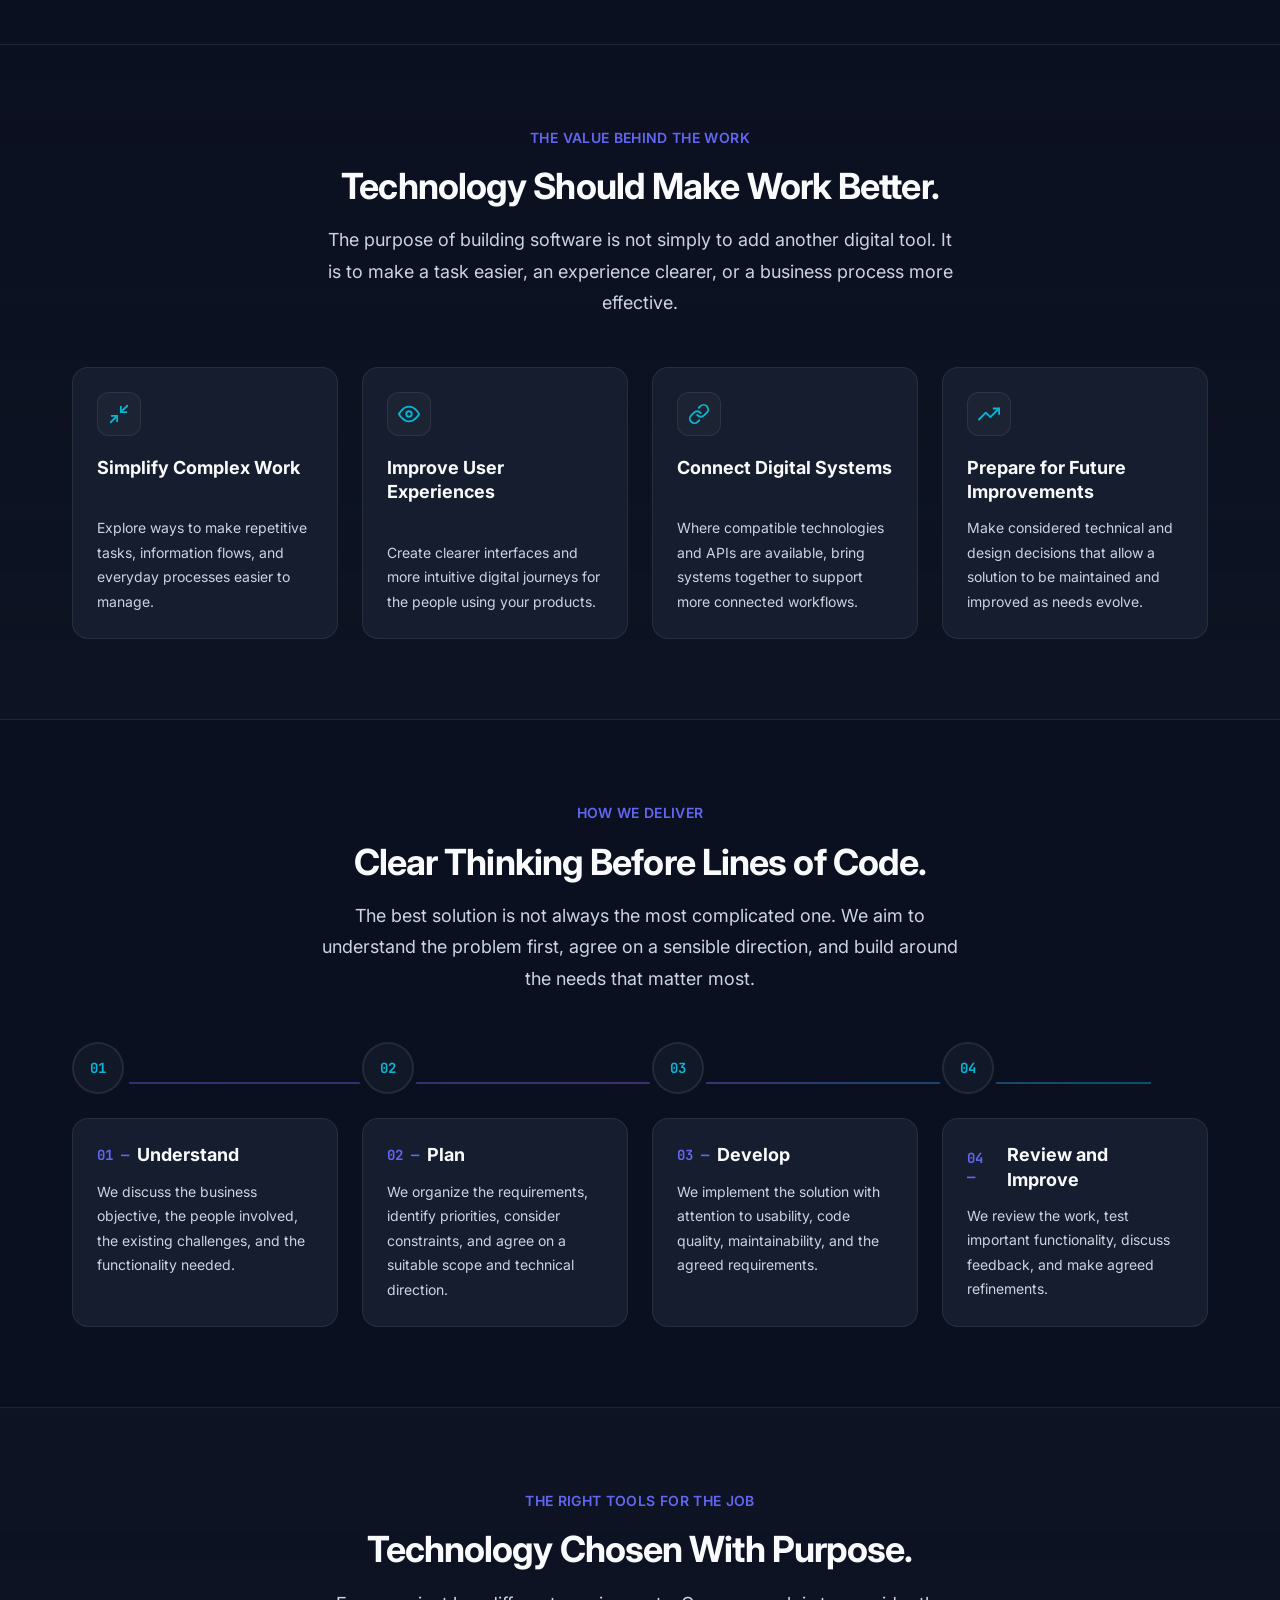
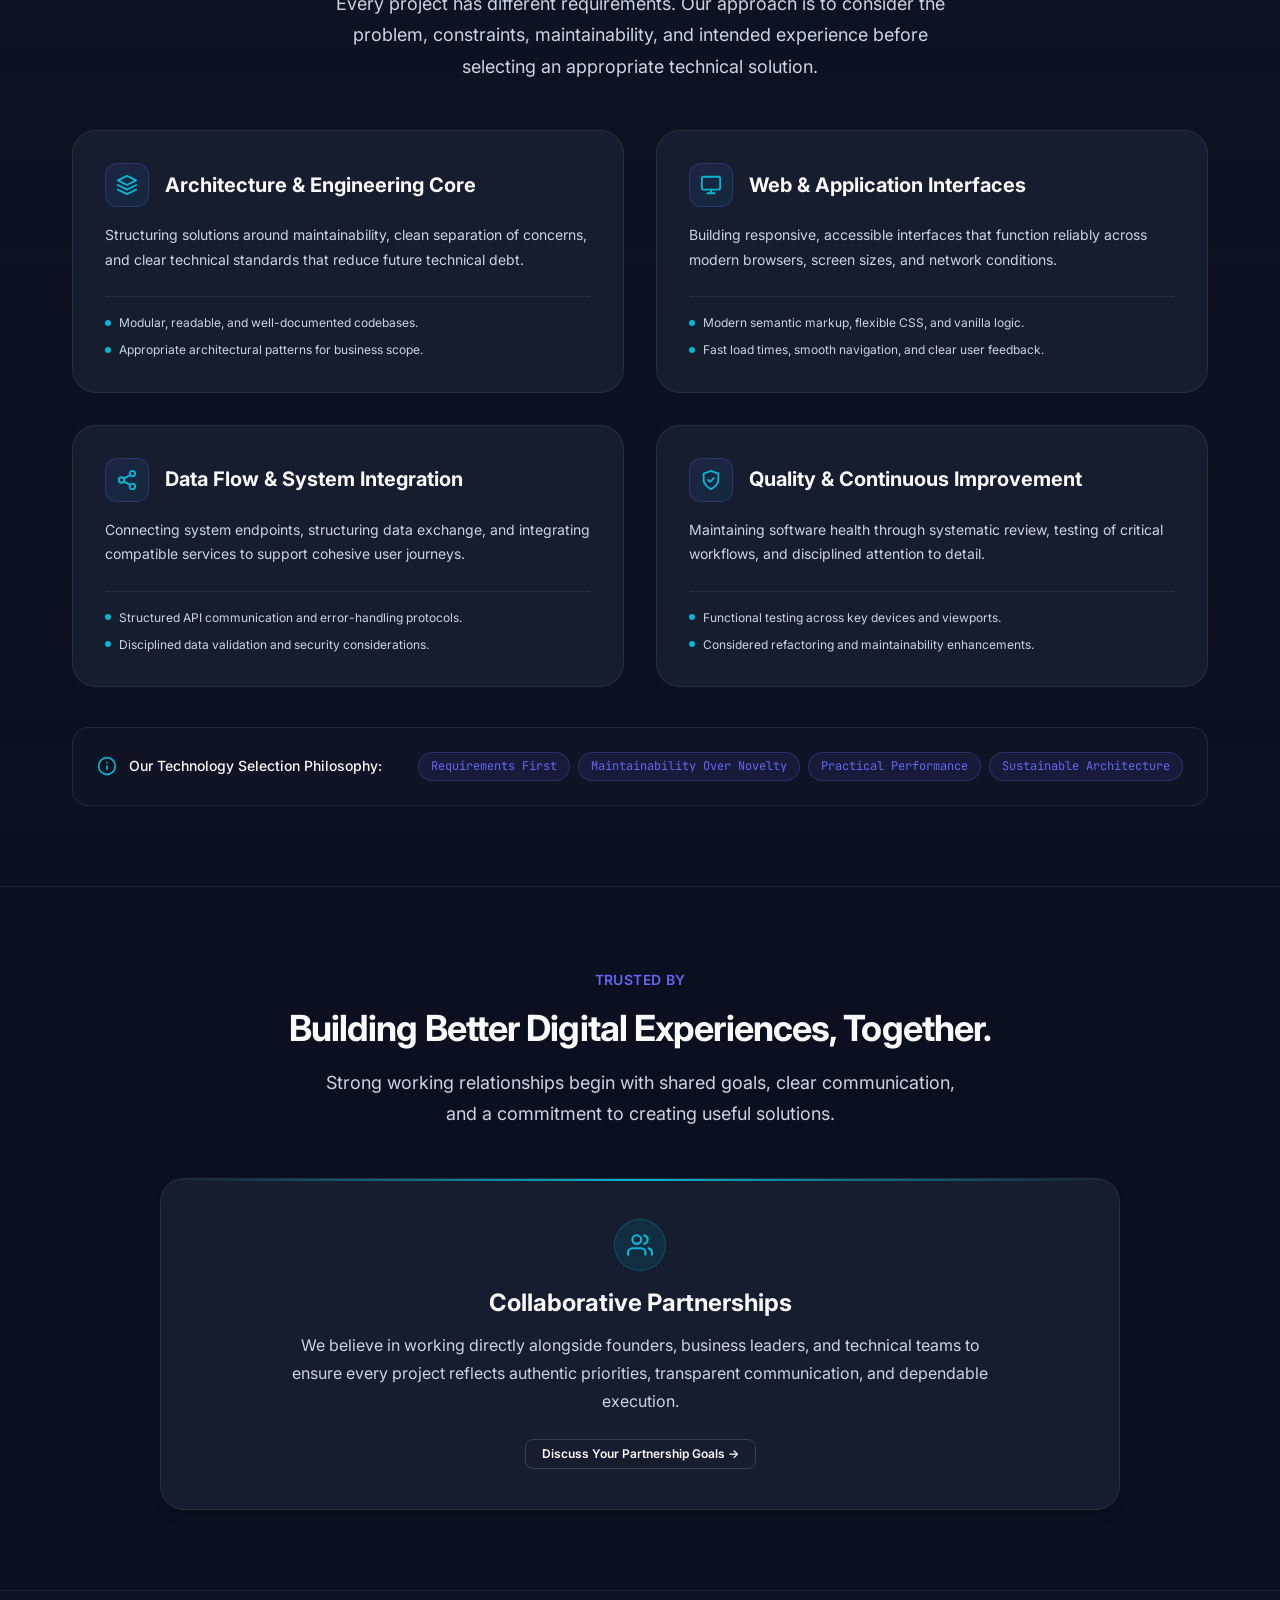
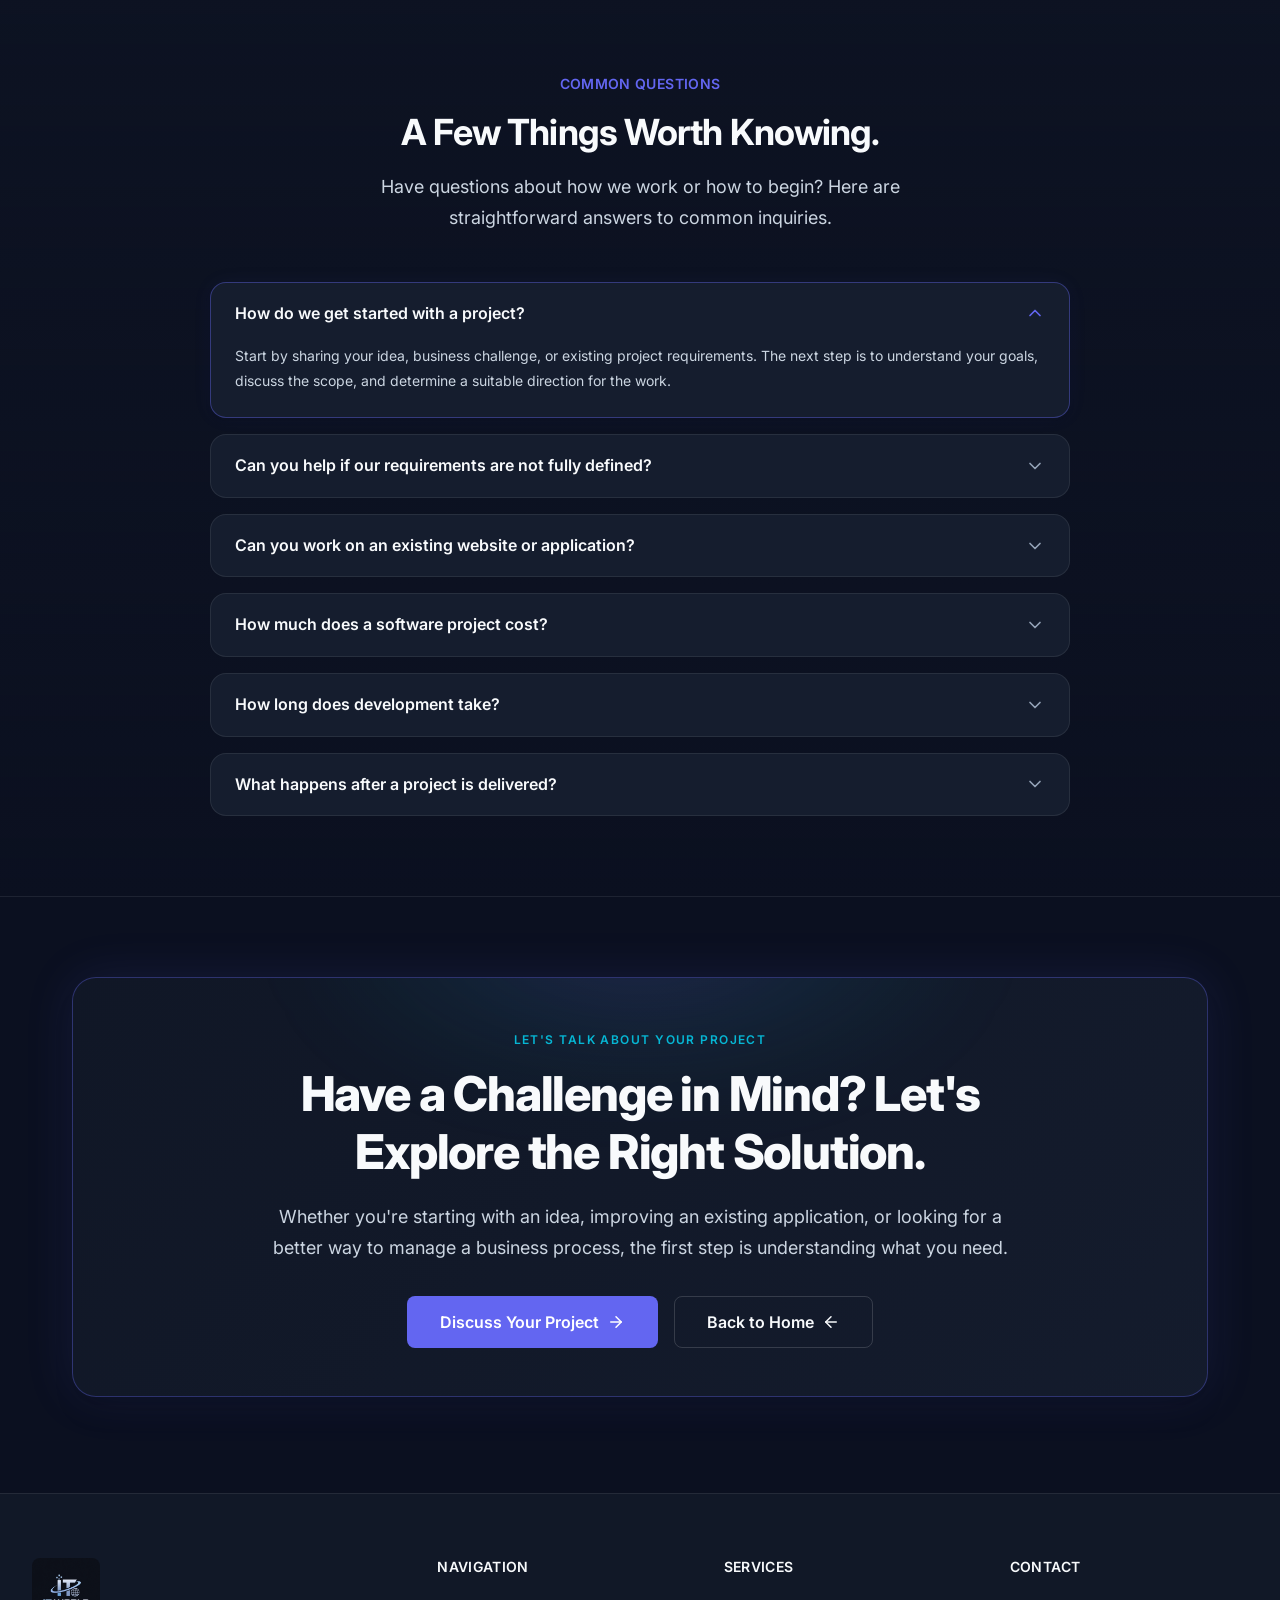
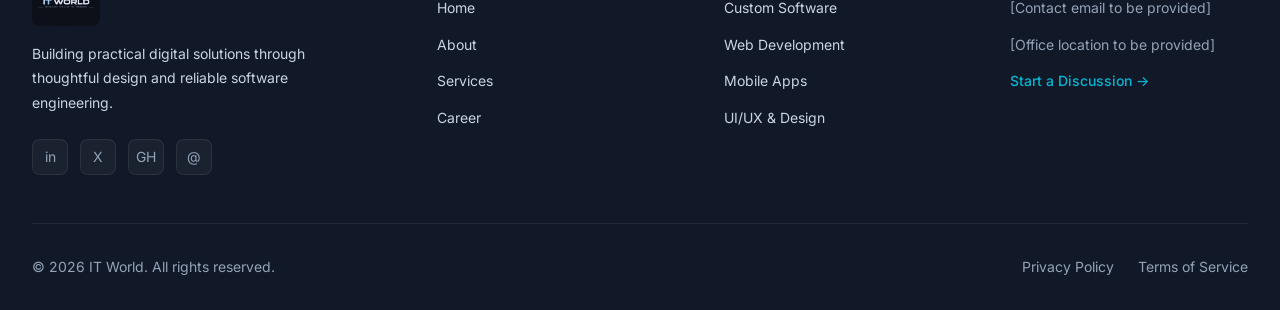
<file: pages/services.html>
<!DOCTYPE html>
<html lang="en">

<head>
  <meta charset="UTF-8">
  <meta name="viewport" content="width=device-width, initial-scale=1.0">
  <meta name="description"
    content="Explore software development, web development, mobile applications, UI/UX design, API integration, and digital solutions from IT World.">
  <title>Our Services | IT World</title>

  <!-- Open Graph / Social Sharing -->
  <meta property="og:title" content="Our Services | IT World">
  <meta property="og:description" content="Explore software development, web development, mobile applications, UI/UX design, API integration, and digital solutions from IT World.">
  <meta property="og:type" content="website">
  <meta property="og:image" content="../assets/logos/logo.png">
  <meta property="og:site_name" content="IT World">

  <!-- Favicon References -->
  <link rel="icon" type="image/png" href="../assets/logos/favicon.png">
  <link rel="apple-touch-icon" href="../assets/logos/logo.png">

  <!-- Google Fonts -->
  <link rel="preconnect" href="https://fonts.googleapis.com">
  <link rel="preconnect" href="https://fonts.gstatic.com" crossorigin>
  <link
    href="https://fonts.googleapis.com/css2?family=Inter:wght@400;500;600;700;800&family=JetBrains+Mono:wght@400;500;600&display=swap"
    rel="stylesheet">

  <!-- Stylesheets -->
  <link rel="stylesheet" href="../css/variables.css">
  <link rel="stylesheet" href="../css/reset.css">
  <link rel="stylesheet" href="../css/global.css">
  <link rel="stylesheet" href="../css/layout.css">
  <link rel="stylesheet" href="../css/components.css">
  <link rel="stylesheet" href="../css/pages/services.css">
  <link rel="stylesheet" href="../css/responsive.css">
</head>

<body>

  <div class="page-wrapper">

    <!-- ======== HEADER ======== -->
    <header class="site-header" role="banner">
      <div class="header-inner">

        <!-- Logo -->
        <a href="../index.html" class="site-logo" aria-label="IT World — Home">
          <img src="../assets/logos/logo.png" alt="IT World" class="site-logo-img">
          <span class="site-logo-fallback">
            <span class="logo-icon" aria-hidden="true">IT</span>
            <span class="site-logo-text">
              <span class="site-logo-name">IT World</span>
              <span class="site-logo-sub">Software &amp; Digital Solutions</span>
            </span>
          </span>
        </a>

        <!-- Desktop Navigation -->
        <nav class="desktop-nav" aria-label="Main navigation">
          <a href="../index.html" class="nav-link" data-page="home">Home</a>
          <a href="about.html" class="nav-link" data-page="about">About</a>
          <a href="services.html" class="nav-link active" data-page="services" aria-current="page">Services</a>
          <a href="career.html" class="nav-link" data-page="career">Career</a>
          <a href="../index.html#contact" class="btn btn-primary btn-sm nav-cta desktop-only">Let's Talk</a>
        </nav>

        <!-- Hamburger (mobile) -->
        <button class="hamburger-btn" id="hamburger-btn" type="button" aria-label="Open menu" aria-expanded="false"
          aria-controls="mobile-nav">
          <span class="hamburger-line" aria-hidden="true"></span>
          <span class="hamburger-line" aria-hidden="true"></span>
          <span class="hamburger-line" aria-hidden="true"></span>
        </button>
      </div>

      <!-- Mobile Overlay -->
      <div class="mobile-nav-overlay" id="mobile-nav-overlay" aria-hidden="true"></div>

      <!-- Mobile Navigation -->
      <nav class="mobile-nav" id="mobile-nav" aria-label="Mobile navigation">
        <div class="mobile-nav-links">
          <a href="../index.html" class="mobile-nav-link" data-page="home">Home</a>
          <a href="about.html" class="mobile-nav-link" data-page="about">About</a>
          <a href="services.html" class="mobile-nav-link active" data-page="services" aria-current="page">Services</a>
          <a href="career.html" class="mobile-nav-link" data-page="career">Career</a>
        </div>
        <div class="mobile-nav-cta">
          <a href="../index.html#contact" class="btn btn-primary">Let's Talk</a>
        </div>
      </nav>
    </header>

    <!-- ======== MAIN CONTENT ======== -->
    <main class="main-content" id="main-content">

      <!-- ============================================
           SECTION 1: SERVICES HERO
           ============================================ -->
      <section class="services-hero" id="services-hero">
        <div class="container container-wide">
          <div class="services-hero-grid">

            <!-- Hero Left Content -->
            <div class="services-hero-content">
              <div class="hero-eyebrow">
                <span class="hero-eyebrow-dot" aria-hidden="true"></span>
                <span>OUR SERVICES</span>
              </div>

              <h1 class="services-hero-title">
                The Right Technology. <span class="text-highlight">Built Around Your Goals.</span>
              </h1>

              <p class="services-hero-lead">
                Every business has its own challenges, ambitions, and opportunities. At IT World,
                we help turn those needs into practical digital solutions through thoughtful software development,
                intuitive design, and technology chosen for the problem at hand.
              </p>

              <div class="services-hero-tagline" role="note">
                <svg width="18" height="18" viewBox="0 0 24 24" fill="none" stroke="currentColor" stroke-width="2"
                  stroke-linecap="round" stroke-linejoin="round" aria-hidden="true">
                  <polygon points="12 2 15.09 8.26 22 9.27 17 14.14 18.18 21.02 12 17.77 5.82 21.02 7 14.14 2 9.27 8.91 8.26 12 2"></polygon>
                </svg>
                <span>From the first idea to a working digital solution, let's build with purpose.</span>
              </div>

              <div class="services-hero-actions">
                <a href="../index.html#contact" class="btn btn-primary btn-lg">
                  Discuss Your Project
                  <svg width="18" height="18" viewBox="0 0 24 24" fill="none" stroke="currentColor" stroke-width="2"
                    stroke-linecap="round" stroke-linejoin="round" aria-hidden="true">
                    <line x1="5" y1="12" x2="19" y2="12"></line>
                    <polyline points="12 5 19 12 12 19"></polyline>
                  </svg>
                </a>
                <a href="#services-overview" class="btn btn-secondary btn-lg">
                  Explore Our Services
                  <svg width="18" height="18" viewBox="0 0 24 24" fill="none" stroke="currentColor" stroke-width="2"
                    stroke-linecap="round" stroke-linejoin="round" aria-hidden="true">
                    <line x1="12" y1="5" x2="12" y2="19"></line>
                    <polyline points="19 12 12 19 5 12"></polyline>
                  </svg>
                </a>
              </div>
            </div>

            <!-- Hero Right Visual: Service Ecosystem Console -->
            <div class="services-hero-visual" aria-hidden="true">
              <div class="console-window">
                <div class="console-topbar">
                  <div class="console-dots">
                    <span class="console-dot console-dot-red"></span>
                    <span class="console-dot console-dot-yellow"></span>
                    <span class="console-dot console-dot-green"></span>
                  </div>
                  <span class="console-title">itworld.services // ecosystem-mesh</span>
                  <div class="console-badge">
                    <span class="console-pulse"></span>
                    <span>Full Suite Operational</span>
                  </div>
                </div>

                <div class="console-body">
                  <div class="console-capability-grid">

                    <div class="capability-chip">
                      <div class="capability-icon-wrap primary">
                        <svg width="18" height="18" viewBox="0 0 24 24" fill="none" stroke="currentColor" stroke-width="2" stroke-linecap="round" stroke-linejoin="round">
                          <polyline points="16 18 22 12 16 6"></polyline>
                          <polyline points="8 6 2 12 8 18"></polyline>
                        </svg>
                      </div>
                      <div class="capability-info">
                        <span class="capability-name">Custom Software</span>
                        <span class="capability-sub">Core Engine</span>
                      </div>
                    </div>

                    <div class="capability-chip">
                      <div class="capability-icon-wrap accent">
                        <svg width="18" height="18" viewBox="0 0 24 24" fill="none" stroke="currentColor" stroke-width="2" stroke-linecap="round" stroke-linejoin="round">
                          <circle cx="12" cy="12" r="10"></circle>
                          <line x1="2" y1="12" x2="22" y2="12"></line>
                          <path d="M12 2a15.3 15.3 0 0 1 4 10 15.3 15.3 0 0 1-4 10 15.3 15.3 0 0 1-4-10 15.3 15.3 0 0 1 4-10z"></path>
                        </svg>
                      </div>
                      <div class="capability-info">
                        <span class="capability-name">Web Development</span>
                        <span class="capability-sub">Responsive Web</span>
                      </div>
                    </div>

                    <div class="capability-chip">
                      <div class="capability-icon-wrap purple">
                        <svg width="18" height="18" viewBox="0 0 24 24" fill="none" stroke="currentColor" stroke-width="2" stroke-linecap="round" stroke-linejoin="round">
                          <rect x="2" y="3" width="20" height="14" rx="2" ry="2"></rect>
                          <line x1="8" y1="21" x2="16" y2="21"></line>
                          <line x1="12" y1="17" x2="12" y2="21"></line>
                        </svg>
                      </div>
                      <div class="capability-info">
                        <span class="capability-name">Web Applications</span>
                        <span class="capability-sub">Interactive Systems</span>
                      </div>
                    </div>

                    <div class="capability-chip">
                      <div class="capability-icon-wrap primary">
                        <svg width="18" height="18" viewBox="0 0 24 24" fill="none" stroke="currentColor" stroke-width="2" stroke-linecap="round" stroke-linejoin="round">
                          <rect x="5" y="2" width="14" height="20" rx="2" ry="2"></rect>
                          <line x1="12" y1="18" x2="12.01" y2="18"></line>
                        </svg>
                      </div>
                      <div class="capability-info">
                        <span class="capability-name">Mobile Apps</span>
                        <span class="capability-sub">User Workflows</span>
                      </div>
                    </div>

                    <div class="capability-chip">
                      <div class="capability-icon-wrap accent">
                        <svg width="18" height="18" viewBox="0 0 24 24" fill="none" stroke="currentColor" stroke-width="2" stroke-linecap="round" stroke-linejoin="round">
                          <path d="M12 19l7-7 3 3-7 7-3-3z"></path>
                          <path d="M18 13l-1.5-7.5L2 2l3.5 14.5L13 18l5-5z"></path>
                          <path d="M2 2l7.586 7.586"></path>
                          <circle cx="11" cy="11" r="2"></circle>
                        </svg>
                      </div>
                      <div class="capability-info">
                        <span class="capability-name">UI/UX Design</span>
                        <span class="capability-sub">Product Usability</span>
                      </div>
                    </div>

                    <div class="capability-chip">
                      <div class="capability-icon-wrap purple">
                        <svg width="18" height="18" viewBox="0 0 24 24" fill="none" stroke="currentColor" stroke-width="2" stroke-linecap="round" stroke-linejoin="round">
                          <circle cx="18" cy="5" r="3"></circle>
                          <circle cx="6" cy="12" r="3"></circle>
                          <circle cx="18" cy="19" r="3"></circle>
                          <line x1="8.59" y1="13.51" x2="15.42" y2="17.49"></line>
                          <line x1="15.41" y1="6.51" x2="8.59" y2="10.49"></line>
                        </svg>
                      </div>
                      <div class="capability-info">
                        <span class="capability-name">API &amp; Integration</span>
                        <span class="capability-sub">System Mesh</span>
                      </div>
                    </div>

                  </div>

                  <!-- Metrics Strip -->
                  <div class="console-metrics">
                    <div class="console-metric-item">
                      <span class="console-metric-label">Strategy</span>
                      <span class="console-metric-val">Business-First</span>
                    </div>
                    <div class="console-metric-item">
                      <span class="console-metric-label">Execution</span>
                      <span class="console-metric-val accent">Clean &amp; Tested</span>
                    </div>
                    <div class="console-metric-item">
                      <span class="console-metric-label">Lifecycle</span>
                      <span class="console-metric-val">Maintainable</span>
                    </div>
                  </div>
                </div>
              </div>
            </div>

          </div>
        </div>
      </section>

      <!-- ============================================
           SECTION 2: SERVICE OVERVIEW (7 SERVICES)
           ============================================ -->
      <section class="services-overview-section" id="services-overview">
        <div class="container">
          <div class="section-header-center">
            <span class="section-label">WHAT WE CAN HELP YOU BUILD</span>
            <h2 class="section-title">Digital Solutions for Real-World Challenges.</h2>
            <p class="section-subtitle">
              A successful digital solution begins with understanding what needs to change, improve, or become possible.
              Explore our service areas to find the right starting point for your project.
            </p>
          </div>

          <!-- Featured Service 1: Custom Software Development -->
          <div class="featured-service-card" id="service-custom-software">
            <div class="featured-grid">
              <div>
                <span class="service-badge-mini">01 // ENTERPRISE CORE</span>
                <h3 class="featured-service-title">Custom Software Development</h3>
                <p class="featured-service-short">
                  Software shaped around the way your business actually works.
                </p>
                <p class="featured-service-desc">
                  Off-the-shelf tools do not always fit every workflow. We help define and develop software solutions
                  around specific requirements, business processes, and operational challenges, with an emphasis on
                  usability, maintainability, and practical value.
                </p>
                <a href="../index.html#contact" class="btn btn-primary">
                  Discuss Custom Software
                  <svg width="16" height="16" viewBox="0 0 24 24" fill="none" stroke="currentColor" stroke-width="2"
                    stroke-linecap="round" stroke-linejoin="round" aria-hidden="true">
                    <line x1="5" y1="12" x2="19" y2="12"></line>
                    <polyline points="12 5 19 12 12 19"></polyline>
                  </svg>
                </a>
              </div>

              <!-- Use cases box -->
              <div class="usecases-box">
                <div class="usecases-header">
                  <svg width="16" height="16" viewBox="0 0 24 24" fill="none" stroke="currentColor" stroke-width="2"
                    stroke-linecap="round" stroke-linejoin="round" aria-hidden="true">
                    <polyline points="9 11 12 14 22 4"></polyline>
                    <path d="M21 12v7a2 2 0 0 1-2 2H5a2 2 0 0 1-2-2V5a2 2 0 0 1 2-2h11"></path>
                  </svg>
                  <span>Potential Applications</span>
                </div>
                <div class="usecases-list">
                  <div class="usecase-item">
                    <span class="usecase-bullet"></span>
                    <span>Internal business tools and dashboards.</span>
                  </div>
                  <div class="usecase-item">
                    <span class="usecase-bullet"></span>
                    <span>Workflow and process management systems.</span>
                  </div>
                  <div class="usecase-item">
                    <span class="usecase-bullet"></span>
                    <span>Custom business applications.</span>
                  </div>
                  <div class="usecase-item">
                    <span class="usecase-bullet"></span>
                    <span>Software tailored to specific operational needs.</span>
                  </div>
                </div>
              </div>
            </div>
          </div>

          <!-- Services Catalog Grid (Services 2 through 7) -->
          <div class="services-catalog-grid">

            <!-- Service 2: Website Development -->
            <div class="service-card" id="service-website-development">
              <div>
                <div class="service-card-header">
                  <div class="service-card-icon-box cyan" aria-hidden="true">
                    <svg class="service-card-icon" viewBox="0 0 24 24" fill="none" stroke="currentColor" stroke-width="2" stroke-linecap="round" stroke-linejoin="round">
                      <circle cx="12" cy="12" r="10"></circle>
                      <line x1="2" y1="12" x2="22" y2="12"></line>
                      <path d="M12 2a15.3 15.3 0 0 1 4 10 15.3 15.3 0 0 1-4 10 15.3 15.3 0 0 1-4-10 15.3 15.3 0 0 1 4-10z"></path>
                    </svg>
                  </div>
                  <span class="service-badge-mini">02 // DIGITAL PRESENCE</span>
                </div>

                <h3 class="service-card-title">Website Development</h3>
                <p class="service-card-short">Professional websites designed to communicate your value.</p>
                <p class="service-card-desc">
                  Your website is often the first interaction someone has with your business. We aim to create
                  responsive, accessible, and well-structured websites that present your brand clearly, communicate
                  your services, and help visitors understand what to do next.
                </p>

                <div class="service-card-usecases">
                  <span class="service-card-usecases-title">Potential Applications</span>
                  <div class="service-card-usecases-list">
                    <div class="service-card-usecase-item">
                      <span class="usecase-bullet"></span>
                      <span>Business and corporate websites.</span>
                    </div>
                    <div class="service-card-usecase-item">
                      <span class="usecase-bullet"></span>
                      <span>Landing pages and service websites.</span>
                    </div>
                    <div class="service-card-usecase-item">
                      <span class="usecase-bullet"></span>
                      <span>Company portfolios.</span>
                    </div>
                    <div class="service-card-usecase-item">
                      <span class="usecase-bullet"></span>
                      <span>Website redesigns and improvements.</span>
                    </div>
                  </div>
                </div>
              </div>

              <div class="service-card-footer">
                <a href="../index.html#contact" class="btn btn-secondary btn-sm">
                  Discuss a Website
                  <svg width="14" height="14" viewBox="0 0 24 24" fill="none" stroke="currentColor" stroke-width="2" stroke-linecap="round" stroke-linejoin="round" aria-hidden="true">
                    <line x1="5" y1="12" x2="19" y2="12"></line>
                    <polyline points="12 5 19 12 12 19"></polyline>
                  </svg>
                </a>
              </div>
            </div>

            <!-- Service 3: Web Application Development -->
            <div class="service-card" id="service-web-applications">
              <div>
                <div class="service-card-header">
                  <div class="service-card-icon-box indigo" aria-hidden="true">
                    <svg class="service-card-icon" viewBox="0 0 24 24" fill="none" stroke="currentColor" stroke-width="2" stroke-linecap="round" stroke-linejoin="round">
                      <rect x="2" y="3" width="20" height="14" rx="2" ry="2"></rect>
                      <line x1="8" y1="21" x2="16" y2="21"></line>
                      <line x1="12" y1="17" x2="12" y2="21"></line>
                    </svg>
                  </div>
                  <span class="service-badge-mini">03 // INTERACTIVE SYSTEMS</span>
                </div>

                <h3 class="service-card-title">Web Application Development</h3>
                <p class="service-card-short">Useful web applications that help people get things done.</p>
                <p class="service-card-desc">
                  When a business needs more than a traditional website, a web application can help organize
                  information, support user workflows, and make digital services easier to access. We focus on
                  understanding the required functionality before shaping the right solution.
                </p>

                <div class="service-card-usecases">
                  <span class="service-card-usecases-title">Potential Applications</span>
                  <div class="service-card-usecases-list">
                    <div class="service-card-usecase-item">
                      <span class="usecase-bullet"></span>
                      <span>Business dashboards.</span>
                    </div>
                    <div class="service-card-usecase-item">
                      <span class="usecase-bullet"></span>
                      <span>Task and workflow applications.</span>
                    </div>
                    <div class="service-card-usecase-item">
                      <span class="usecase-bullet"></span>
                      <span>User-facing online tools.</span>
                    </div>
                    <div class="service-card-usecase-item">
                      <span class="usecase-bullet"></span>
                      <span>Web-based management systems.</span>
                    </div>
                  </div>
                </div>
              </div>

              <div class="service-card-footer">
                <a href="../index.html#contact" class="btn btn-secondary btn-sm">
                  Explore Web Applications
                  <svg width="14" height="14" viewBox="0 0 24 24" fill="none" stroke="currentColor" stroke-width="2" stroke-linecap="round" stroke-linejoin="round" aria-hidden="true">
                    <line x1="5" y1="12" x2="19" y2="12"></line>
                    <polyline points="12 5 19 12 12 19"></polyline>
                  </svg>
                </a>
              </div>
            </div>

            <!-- Service 4: Mobile App Development -->
            <div class="service-card" id="service-mobile-apps">
              <div>
                <div class="service-card-header">
                  <div class="service-card-icon-box purple" aria-hidden="true">
                    <svg class="service-card-icon" viewBox="0 0 24 24" fill="none" stroke="currentColor" stroke-width="2" stroke-linecap="round" stroke-linejoin="round">
                      <rect x="5" y="2" width="14" height="20" rx="2" ry="2"></rect>
                      <line x1="12" y1="18" x2="12.01" y2="18"></line>
                    </svg>
                  </div>
                  <span class="service-badge-mini">04 // USER EXPERIENCE</span>
                </div>

                <h3 class="service-card-title">Mobile App Development</h3>
                <p class="service-card-short">Mobile experiences built around real user needs.</p>
                <p class="service-card-desc">
                  Mobile applications can make services more accessible, support everyday workflows, and bring useful
                  functionality closer to users. We approach mobile app development with attention to usability,
                  performance, maintainability, and the intended platform requirements.
                </p>

                <div class="service-card-usecases">
                  <span class="service-card-usecases-title">Potential Applications</span>
                  <div class="service-card-usecases-list">
                    <div class="service-card-usecase-item">
                      <span class="usecase-bullet"></span>
                      <span>Customer-facing mobile applications.</span>
                    </div>
                    <div class="service-card-usecase-item">
                      <span class="usecase-bullet"></span>
                      <span>Business and productivity apps.</span>
                    </div>
                    <div class="service-card-usecase-item">
                      <span class="usecase-bullet"></span>
                      <span>Digital service applications.</span>
                    </div>
                    <div class="service-card-usecase-item">
                      <span class="usecase-bullet"></span>
                      <span>Mobile interfaces for existing systems.</span>
                    </div>
                  </div>
                </div>
              </div>

              <div class="service-card-footer">
                <a href="../index.html#contact" class="btn btn-secondary btn-sm">
                  Discuss a Mobile App
                  <svg width="14" height="14" viewBox="0 0 24 24" fill="none" stroke="currentColor" stroke-width="2" stroke-linecap="round" stroke-linejoin="round" aria-hidden="true">
                    <line x1="5" y1="12" x2="19" y2="12"></line>
                    <polyline points="12 5 19 12 12 19"></polyline>
                  </svg>
                </a>
              </div>
            </div>

            <!-- Service 5: UI/UX and Digital Product Design -->
            <div class="service-card" id="service-ui-ux-design">
              <div>
                <div class="service-card-header">
                  <div class="service-card-icon-box cyan" aria-hidden="true">
                    <svg class="service-card-icon" viewBox="0 0 24 24" fill="none" stroke="currentColor" stroke-width="2" stroke-linecap="round" stroke-linejoin="round">
                      <path d="M12 19l7-7 3 3-7 7-3-3z"></path>
                      <path d="M18 13l-1.5-7.5L2 2l3.5 14.5L13 18l5-5z"></path>
                      <path d="M2 2l7.586 7.586"></path>
                      <circle cx="11" cy="11" r="2"></circle>
                    </svg>
                  </div>
                  <span class="service-badge-mini">05 // PRODUCT ARCHITECTURE</span>
                </div>

                <h3 class="service-card-title">UI/UX and Digital Product Design</h3>
                <p class="service-card-short">Thoughtful interfaces. Clearer digital experiences.</p>
                <p class="service-card-desc">
                  A digital product should not only look good; it should also make sense to the people using it. We
                  focus on organizing information, improving navigation, and designing interfaces that help users
                  understand and complete tasks more comfortably.
                </p>

                <div class="service-card-usecases">
                  <span class="service-card-usecases-title">Potential Applications</span>
                  <div class="service-card-usecases-list">
                    <div class="service-card-usecase-item">
                      <span class="usecase-bullet"></span>
                      <span>Website and application interfaces.</span>
                    </div>
                    <div class="service-card-usecase-item">
                      <span class="usecase-bullet"></span>
                      <span>User flows and wireframes.</span>
                    </div>
                    <div class="service-card-usecase-item">
                      <span class="usecase-bullet"></span>
                      <span>Interface redesigns.</span>
                    </div>
                    <div class="service-card-usecase-item">
                      <span class="usecase-bullet"></span>
                      <span>Usability and layout improvements.</span>
                    </div>
                  </div>
                </div>
              </div>

              <div class="service-card-footer">
                <a href="../index.html#contact" class="btn btn-secondary btn-sm">
                  Discuss Your Design
                  <svg width="14" height="14" viewBox="0 0 24 24" fill="none" stroke="currentColor" stroke-width="2" stroke-linecap="round" stroke-linejoin="round" aria-hidden="true">
                    <line x1="5" y1="12" x2="19" y2="12"></line>
                    <polyline points="12 5 19 12 12 19"></polyline>
                  </svg>
                </a>
              </div>
            </div>

            <!-- Service 6: API Integration and System Connectivity -->
            <div class="service-card" id="service-api-integration">
              <div>
                <div class="service-card-header">
                  <div class="service-card-icon-box indigo" aria-hidden="true">
                    <svg class="service-card-icon" viewBox="0 0 24 24" fill="none" stroke="currentColor" stroke-width="2" stroke-linecap="round" stroke-linejoin="round">
                      <circle cx="18" cy="5" r="3"></circle>
                      <circle cx="6" cy="12" r="3"></circle>
                      <circle cx="18" cy="19" r="3"></circle>
                      <line x1="8.59" y1="13.51" x2="15.42" y2="17.49"></line>
                      <line x1="15.41" y1="6.51" x2="8.59" y2="10.49"></line>
                    </svg>
                  </div>
                  <span class="service-badge-mini">06 // DATA &amp; PLATFORMS</span>
                </div>

                <h3 class="service-card-title">API Integration and System Connectivity</h3>
                <p class="service-card-short">Helping different parts of your digital system work together.</p>
                <p class="service-card-desc">
                  Digital products often depend on multiple services and data sources. API integration can help systems
                  exchange information and support connected workflows. The right approach depends on the existing
                  systems, available interfaces, security requirements, and project scope.
                </p>

                <div class="service-card-usecases">
                  <span class="service-card-usecases-title">Potential Applications</span>
                  <div class="service-card-usecases-list">
                    <div class="service-card-usecase-item">
                      <span class="usecase-bullet"></span>
                      <span>Connecting a frontend to an existing backend.</span>
                    </div>
                    <div class="service-card-usecase-item">
                      <span class="usecase-bullet"></span>
                      <span>Integrating available third-party APIs.</span>
                    </div>
                    <div class="service-card-usecase-item">
                      <span class="usecase-bullet"></span>
                      <span>Connecting compatible systems and services.</span>
                    </div>
                    <div class="service-card-usecase-item">
                      <span class="usecase-bullet"></span>
                      <span>Improving data flow between supported applications.</span>
                    </div>
                  </div>
                </div>
              </div>

              <div class="service-card-footer">
                <a href="../index.html#contact" class="btn btn-secondary btn-sm">
                  Discuss an Integration
                  <svg width="14" height="14" viewBox="0 0 24 24" fill="none" stroke="currentColor" stroke-width="2" stroke-linecap="round" stroke-linejoin="round" aria-hidden="true">
                    <line x1="5" y1="12" x2="19" y2="12"></line>
                    <polyline points="12 5 19 12 12 19"></polyline>
                  </svg>
                </a>
              </div>
            </div>

            <!-- Service 7: Software Maintenance and Improvement -->
            <div class="service-card" id="service-maintenance">
              <div>
                <div class="service-card-header">
                  <div class="service-card-icon-box purple" aria-hidden="true">
                    <svg class="service-card-icon" viewBox="0 0 24 24" fill="none" stroke="currentColor" stroke-width="2" stroke-linecap="round" stroke-linejoin="round">
                      <path d="M14.7 6.3a1 1 0 0 0 0 1.4l1.6 1.6a1 1 0 0 0 1.4 0l3.77-3.77a6 6 0 0 1-7.94 7.94l-6.91 6.91a2.12 2.12 0 0 1-3-3l6.91-6.91a6 6 0 0 1 7.94-7.94l-3.76 3.76z"></path>
                    </svg>
                  </div>
                  <span class="service-badge-mini">07 // LIFECYCLE &amp; STABILITY</span>
                </div>

                <h3 class="service-card-title">Software Maintenance and Improvement</h3>
                <p class="service-card-short">Helping existing digital products move forward.</p>
                <p class="service-card-desc">
                  Software needs attention as requirements change, users provide feedback, and new issues emerge. We
                  can assess existing applications and explore improvements related to usability, functionality,
                  maintainability, and agreed technical requirements.
                </p>

                <div class="service-card-usecases">
                  <span class="service-card-usecases-title">Potential Applications</span>
                  <div class="service-card-usecases-list">
                    <div class="service-card-usecase-item">
                      <span class="usecase-bullet"></span>
                      <span>Existing website improvements.</span>
                    </div>
                    <div class="service-card-usecase-item">
                      <span class="usecase-bullet"></span>
                      <span>Application bug investigation and fixes.</span>
                    </div>
                    <div class="service-card-usecase-item">
                      <span class="usecase-bullet"></span>
                      <span>Feature enhancements.</span>
                    </div>
                    <div class="service-card-usecase-item">
                      <span class="usecase-bullet"></span>
                      <span>Code organization and maintainability improvements.</span>
                    </div>
                  </div>
                </div>
              </div>

              <div class="service-card-footer">
                <a href="../index.html#contact" class="btn btn-secondary btn-sm">
                  Discuss an Existing Project
                  <svg width="14" height="14" viewBox="0 0 24 24" fill="none" stroke="currentColor" stroke-width="2" stroke-linecap="round" stroke-linejoin="round" aria-hidden="true">
                    <line x1="5" y1="12" x2="19" y2="12"></line>
                    <polyline points="12 5 19 12 12 19"></polyline>
                  </svg>
                </a>
              </div>
            </div>

          </div>
        </div>
      </section>

      <!-- ============================================
           SECTION 3: HOW OUR SERVICES CREATE VALUE
           ============================================ -->
      <section class="services-value-section" id="services-value">
        <div class="container">
          <div class="section-header-center">
            <span class="section-label">THE VALUE BEHIND THE WORK</span>
            <h2 class="section-title">Technology Should Make Work Better.</h2>
            <p class="section-subtitle">
              The purpose of building software is not simply to add another digital tool. It is to make a task easier,
              an experience clearer, or a business process more effective.
            </p>
          </div>

          <div class="value-outcomes-grid">

            <!-- Outcome 1 -->
            <div class="value-outcome-card">
              <div class="value-outcome-icon-box" aria-hidden="true">
                <svg class="value-outcome-icon" viewBox="0 0 24 24" fill="none" stroke="currentColor" stroke-width="2" stroke-linecap="round" stroke-linejoin="round">
                  <polyline points="4 14 10 14 10 20"></polyline>
                  <polyline points="20 10 14 10 14 4"></polyline>
                  <line x1="14" y1="10" x2="21" y2="3"></line>
                  <line x1="3" y1="21" x2="10" y2="14"></line>
                </svg>
              </div>
              <h3 class="value-outcome-title">Simplify Complex Work</h3>
              <p class="value-outcome-desc">
                Explore ways to make repetitive tasks, information flows, and everyday processes easier to manage.
              </p>
            </div>

            <!-- Outcome 2 -->
            <div class="value-outcome-card">
              <div class="value-outcome-icon-box" aria-hidden="true">
                <svg class="value-outcome-icon" viewBox="0 0 24 24" fill="none" stroke="currentColor" stroke-width="2" stroke-linecap="round" stroke-linejoin="round">
                  <path d="M1 12s4-8 11-8 11 8 11 8-4 8-11 8-11-8-11-8z"></path>
                  <circle cx="12" cy="12" r="3"></circle>
                </svg>
              </div>
              <h3 class="value-outcome-title">Improve User Experiences</h3>
              <p class="value-outcome-desc">
                Create clearer interfaces and more intuitive digital journeys for the people using your products.
              </p>
            </div>

            <!-- Outcome 3 -->
            <div class="value-outcome-card">
              <div class="value-outcome-icon-box" aria-hidden="true">
                <svg class="value-outcome-icon" viewBox="0 0 24 24" fill="none" stroke="currentColor" stroke-width="2" stroke-linecap="round" stroke-linejoin="round">
                  <path d="M10 13a5 5 0 0 0 7.54.54l3-3a5 5 0 0 0-7.07-7.07l-1.72 1.71"></path>
                  <path d="M14 11a5 5 0 0 0-7.54-.54l-3 3a5 5 0 0 0 7.07 7.07l1.71-1.71"></path>
                </svg>
              </div>
              <h3 class="value-outcome-title">Connect Digital Systems</h3>
              <p class="value-outcome-desc">
                Where compatible technologies and APIs are available, bring systems together to support more connected workflows.
              </p>
            </div>

            <!-- Outcome 4 -->
            <div class="value-outcome-card">
              <div class="value-outcome-icon-box" aria-hidden="true">
                <svg class="value-outcome-icon" viewBox="0 0 24 24" fill="none" stroke="currentColor" stroke-width="2" stroke-linecap="round" stroke-linejoin="round">
                  <polyline points="23 6 13.5 15.5 8.5 10.5 1 18"></polyline>
                  <polyline points="17 6 23 6 23 12"></polyline>
                </svg>
              </div>
              <h3 class="value-outcome-title">Prepare for Future Improvements</h3>
              <p class="value-outcome-desc">
                Make considered technical and design decisions that allow a solution to be maintained and improved as needs evolve.
              </p>
            </div>

          </div>
        </div>
      </section>

      <!-- ============================================
           SECTION 4: OUR APPROACH TO EVERY PROJECT
           ============================================ -->
      <section class="delivery-approach-section" id="delivery-approach">
        <div class="container">
          <div class="section-header-center">
            <span class="section-label">HOW WE DELIVER</span>
            <h2 class="section-title">Clear Thinking Before Lines of Code.</h2>
            <p class="section-subtitle">
              The best solution is not always the most complicated one. We aim to understand the problem first, agree
              on a sensible direction, and build around the needs that matter most.
            </p>
          </div>

          <div class="delivery-timeline">

            <!-- Step 01 -->
            <div class="delivery-stage">
              <div class="delivery-stage-top">
                <div class="delivery-stage-bubble" aria-hidden="true">01</div>
              </div>
              <div class="delivery-stage-card">
                <h3 class="delivery-stage-title">
                  <span class="delivery-stage-num">01 &mdash;</span> Understand
                </h3>
                <p class="delivery-stage-desc">
                  We discuss the business objective, the people involved, the existing challenges, and the functionality needed.
                </p>
              </div>
            </div>

            <!-- Step 02 -->
            <div class="delivery-stage">
              <div class="delivery-stage-top">
                <div class="delivery-stage-bubble" aria-hidden="true">02</div>
              </div>
              <div class="delivery-stage-card">
                <h3 class="delivery-stage-title">
                  <span class="delivery-stage-num">02 &mdash;</span> Plan
                </h3>
                <p class="delivery-stage-desc">
                  We organize the requirements, identify priorities, consider constraints, and agree on a suitable scope and technical direction.
                </p>
              </div>
            </div>

            <!-- Step 03 -->
            <div class="delivery-stage">
              <div class="delivery-stage-top">
                <div class="delivery-stage-bubble" aria-hidden="true">03</div>
              </div>
              <div class="delivery-stage-card">
                <h3 class="delivery-stage-title">
                  <span class="delivery-stage-num">03 &mdash;</span> Develop
                </h3>
                <p class="delivery-stage-desc">
                  We implement the solution with attention to usability, code quality, maintainability, and the agreed requirements.
                </p>
              </div>
            </div>

            <!-- Step 04 -->
            <div class="delivery-stage">
              <div class="delivery-stage-top">
                <div class="delivery-stage-bubble" aria-hidden="true">04</div>
              </div>
              <div class="delivery-stage-card">
                <h3 class="delivery-stage-title">
                  <span class="delivery-stage-num">04 &mdash;</span> Review and Improve
                </h3>
                <p class="delivery-stage-desc">
                  We review the work, test important functionality, discuss feedback, and make agreed refinements.
                </p>
              </div>
            </div>

          </div>
        </div>
      </section>

      <!-- ============================================
           SECTION 5: TECHNOLOGIES & TECHNICAL CAPABILITIES
           ============================================ -->
      <section class="tech-capabilities-section" id="tech-capabilities">
        <div class="container">
          <div class="section-header-center">
            <span class="section-label">THE RIGHT TOOLS FOR THE JOB</span>
            <h2 class="section-title">Technology Chosen With Purpose.</h2>
            <p class="section-subtitle">
              Every project has different requirements. Our approach is to consider the problem, constraints,
              maintainability, and intended experience before selecting an appropriate technical solution.
            </p>
          </div>

          <div class="tech-matrix-grid">

            <!-- Area 1 -->
            <div class="tech-matrix-card">
              <div class="tech-matrix-header">
                <div class="tech-matrix-icon-box" aria-hidden="true">
                  <svg width="22" height="22" viewBox="0 0 24 24" fill="none" stroke="currentColor" stroke-width="2" stroke-linecap="round" stroke-linejoin="round">
                    <polygon points="12 2 2 7 12 12 22 7 12 2"></polygon>
                    <polyline points="2 17 12 22 22 17"></polyline>
                    <polyline points="2 12 12 17 22 12"></polyline>
                  </svg>
                </div>
                <h3 class="tech-matrix-title">Architecture &amp; Engineering Core</h3>
              </div>
              <p class="tech-matrix-desc">
                Structuring solutions around maintainability, clean separation of concerns, and clear technical standards
                that reduce future technical debt.
              </p>
              <div class="tech-matrix-features">
                <div class="tech-feature-item">
                  <span class="usecase-bullet"></span>
                  <span>Modular, readable, and well-documented codebases.</span>
                </div>
                <div class="tech-feature-item">
                  <span class="usecase-bullet"></span>
                  <span>Appropriate architectural patterns for business scope.</span>
                </div>
              </div>
            </div>

            <!-- Area 2 -->
            <div class="tech-matrix-card">
              <div class="tech-matrix-header">
                <div class="tech-matrix-icon-box" aria-hidden="true">
                  <svg width="22" height="22" viewBox="0 0 24 24" fill="none" stroke="currentColor" stroke-width="2" stroke-linecap="round" stroke-linejoin="round">
                    <rect x="2" y="3" width="20" height="14" rx="2" ry="2"></rect>
                    <line x1="8" y1="21" x2="16" y2="21"></line>
                    <line x1="12" y1="17" x2="12" y2="21"></line>
                  </svg>
                </div>
                <h3 class="tech-matrix-title">Web &amp; Application Interfaces</h3>
              </div>
              <p class="tech-matrix-desc">
                Building responsive, accessible interfaces that function reliably across modern browsers, screen sizes,
                and network conditions.
              </p>
              <div class="tech-matrix-features">
                <div class="tech-feature-item">
                  <span class="usecase-bullet"></span>
                  <span>Modern semantic markup, flexible CSS, and vanilla logic.</span>
                </div>
                <div class="tech-feature-item">
                  <span class="usecase-bullet"></span>
                  <span>Fast load times, smooth navigation, and clear user feedback.</span>
                </div>
              </div>
            </div>

            <!-- Area 3 -->
            <div class="tech-matrix-card">
              <div class="tech-matrix-header">
                <div class="tech-matrix-icon-box" aria-hidden="true">
                  <svg width="22" height="22" viewBox="0 0 24 24" fill="none" stroke="currentColor" stroke-width="2" stroke-linecap="round" stroke-linejoin="round">
                    <circle cx="18" cy="5" r="3"></circle>
                    <circle cx="6" cy="12" r="3"></circle>
                    <circle cx="18" cy="19" r="3"></circle>
                    <line x1="8.59" y1="13.51" x2="15.42" y2="17.49"></line>
                    <line x1="15.41" y1="6.51" x2="8.59" y2="10.49"></line>
                  </svg>
                </div>
                <h3 class="tech-matrix-title">Data Flow &amp; System Integration</h3>
              </div>
              <p class="tech-matrix-desc">
                Connecting system endpoints, structuring data exchange, and integrating compatible services to support
                cohesive user journeys.
              </p>
              <div class="tech-matrix-features">
                <div class="tech-feature-item">
                  <span class="usecase-bullet"></span>
                  <span>Structured API communication and error-handling protocols.</span>
                </div>
                <div class="tech-feature-item">
                  <span class="usecase-bullet"></span>
                  <span>Disciplined data validation and security considerations.</span>
                </div>
              </div>
            </div>

            <!-- Area 4 -->
            <div class="tech-matrix-card">
              <div class="tech-matrix-header">
                <div class="tech-matrix-icon-box" aria-hidden="true">
                  <svg width="22" height="22" viewBox="0 0 24 24" fill="none" stroke="currentColor" stroke-width="2" stroke-linecap="round" stroke-linejoin="round">
                    <path d="M12 22s8-4 8-10V5l-8-3-8 3v7c0 6 8 10 8 10z"></path>
                    <polyline points="9 12 11 14 15 10"></polyline>
                  </svg>
                </div>
                <h3 class="tech-matrix-title">Quality &amp; Continuous Improvement</h3>
              </div>
              <p class="tech-matrix-desc">
                Maintaining software health through systematic review, testing of critical workflows, and disciplined
                attention to detail.
              </p>
              <div class="tech-matrix-features">
                <div class="tech-feature-item">
                  <span class="usecase-bullet"></span>
                  <span>Functional testing across key devices and viewports.</span>
                </div>
                <div class="tech-feature-item">
                  <span class="usecase-bullet"></span>
                  <span>Considered refactoring and maintainability enhancements.</span>
                </div>
              </div>
            </div>

          </div>

          <!-- Technology Decision Principles Bar -->
          <div class="tech-philosophy-bar">
            <div class="tech-philosophy-lead">
              <svg width="20" height="20" viewBox="0 0 24 24" fill="none" stroke="var(--color-accent)" stroke-width="2" stroke-linecap="round" stroke-linejoin="round" aria-hidden="true">
                <circle cx="12" cy="12" r="10"></circle>
                <line x1="12" y1="16" x2="12" y2="12"></line>
                <line x1="12" y1="8" x2="12.01" y2="8"></line>
              </svg>
              <span>Our Technology Selection Philosophy:</span>
            </div>
            <div class="tech-principles-pills">
              <span class="tech-pill">Requirements First</span>
              <span class="tech-pill">Maintainability Over Novelty</span>
              <span class="tech-pill">Practical Performance</span>
              <span class="tech-pill">Sustainable Architecture</span>
            </div>
          </div>
        </div>
      </section>

      <!-- ============================================
           SECTION 6: TRUSTED BY (COLLABORATION & PARTNERSHIP)
           ============================================ -->
      <section class="trusted-by-section" id="trusted-by">
        <div class="container">
          <div class="section-header-center">
            <span class="section-label">TRUSTED BY</span>
            <h2 class="section-title">Building Better Digital Experiences, Together.</h2>
            <p class="section-subtitle">
              Strong working relationships begin with shared goals, clear communication, and a commitment to creating useful solutions.
            </p>
          </div>

          <div class="partnership-card">
            <div class="partnership-inner">
              <div class="partnership-icon-box" aria-hidden="true">
                <svg width="26" height="26" viewBox="0 0 24 24" fill="none" stroke="currentColor" stroke-width="2" stroke-linecap="round" stroke-linejoin="round">
                  <path d="M17 21v-2a4 4 0 0 0-4-4H5a4 4 0 0 0-4 4v2"></path>
                  <circle cx="9" cy="7" r="4"></circle>
                  <path d="M23 21v-2a4 4 0 0 0-3-3.87"></path>
                  <path d="M16 3.13a4 4 0 0 1 0 7.75"></path>
                </svg>
              </div>
              <h3 class="partnership-title">Collaborative Partnerships</h3>
              <p class="partnership-desc">
                We believe in working directly alongside founders, business leaders, and technical teams to ensure
                every project reflects authentic priorities, transparent communication, and dependable execution.
              </p>
              <a href="../index.html#contact" class="btn btn-secondary btn-sm">
                Discuss Your Partnership Goals &rarr;
              </a>
            </div>

            <!-- Prepared Container for Verified Logos (Kept hidden until authorized client logos are supplied) -->
            <div class="verified-client-logos" data-status="pending-assets" aria-hidden="true">
              <!-- Authorized client logos will be loaded here once confirmed -->
            </div>
          </div>
        </div>
      </section>

      <!-- ============================================
           SECTION 7: FREQUENTLY ASKED QUESTIONS (FAQ)
           ============================================ -->
      <section class="faq-section" id="faq">
        <div class="container">
          <div class="section-header-center">
            <span class="section-label">COMMON QUESTIONS</span>
            <h2 class="section-title">A Few Things Worth Knowing.</h2>
            <p class="section-subtitle">
              Have questions about how we work or how to begin? Here are straightforward answers to common inquiries.
            </p>
          </div>

          <div class="faq-container">
            <div class="faq-accordion" data-accordion="single" role="region" aria-label="Frequently Asked Questions">

              <!-- Q1 -->
              <div class="accordion-item is-open">
                <h3 class="accordion-header">
                  <button type="button" class="accordion-trigger" id="faq-trigger-1" aria-expanded="true" aria-controls="faq-panel-1">
                    <span>How do we get started with a project?</span>
                    <svg class="accordion-chevron" viewBox="0 0 24 24" fill="none" stroke="currentColor" stroke-width="2" stroke-linecap="round" stroke-linejoin="round" aria-hidden="true">
                      <polyline points="6 9 12 15 18 9"></polyline>
                    </svg>
                  </button>
                </h3>
                <div class="accordion-collapse" id="faq-panel-1" role="region" aria-labelledby="faq-trigger-1">
                  <div class="accordion-body">
                    Start by sharing your idea, business challenge, or existing project requirements. The next step is
                    to understand your goals, discuss the scope, and determine a suitable direction for the work.
                  </div>
                </div>
              </div>

              <!-- Q2 -->
              <div class="accordion-item">
                <h3 class="accordion-header">
                  <button type="button" class="accordion-trigger" id="faq-trigger-2" aria-expanded="false" aria-controls="faq-panel-2">
                    <span>Can you help if our requirements are not fully defined?</span>
                    <svg class="accordion-chevron" viewBox="0 0 24 24" fill="none" stroke="currentColor" stroke-width="2" stroke-linecap="round" stroke-linejoin="round" aria-hidden="true">
                      <polyline points="6 9 12 15 18 9"></polyline>
                    </svg>
                  </button>
                </h3>
                <div class="accordion-collapse" id="faq-panel-2" role="region" aria-labelledby="faq-trigger-2" hidden>
                  <div class="accordion-body">
                    Yes, we can begin with a discussion about the problem you want to solve. Clarifying goals,
                    priorities, and essential functionality can help establish a more practical starting point.
                  </div>
                </div>
              </div>

              <!-- Q3 -->
              <div class="accordion-item">
                <h3 class="accordion-header">
                  <button type="button" class="accordion-trigger" id="faq-trigger-3" aria-expanded="false" aria-controls="faq-panel-3">
                    <span>Can you work on an existing website or application?</span>
                    <svg class="accordion-chevron" viewBox="0 0 24 24" fill="none" stroke="currentColor" stroke-width="2" stroke-linecap="round" stroke-linejoin="round" aria-hidden="true">
                      <polyline points="6 9 12 15 18 9"></polyline>
                    </svg>
                  </button>
                </h3>
                <div class="accordion-collapse" id="faq-panel-3" role="region" aria-labelledby="faq-trigger-3" hidden>
                  <div class="accordion-body">
                    Depending on the technology, access, condition of the existing codebase, and project requirements, we
                    can discuss possible improvements, integrations, or further development.
                  </div>
                </div>
              </div>

              <!-- Q4 -->
              <div class="accordion-item">
                <h3 class="accordion-header">
                  <button type="button" class="accordion-trigger" id="faq-trigger-4" aria-expanded="false" aria-controls="faq-panel-4">
                    <span>How much does a software project cost?</span>
                    <svg class="accordion-chevron" viewBox="0 0 24 24" fill="none" stroke="currentColor" stroke-width="2" stroke-linecap="round" stroke-linejoin="round" aria-hidden="true">
                      <polyline points="6 9 12 15 18 9"></polyline>
                    </svg>
                  </button>
                </h3>
                <div class="accordion-collapse" id="faq-panel-4" role="region" aria-labelledby="faq-trigger-4" hidden>
                  <div class="accordion-body">
                    Project costs depend on factors such as scope, complexity, required functionality, integrations, design
                    needs, and ongoing support. A more meaningful estimate can be discussed after understanding the
                    project requirements.
                  </div>
                </div>
              </div>

              <!-- Q5 -->
              <div class="accordion-item">
                <h3 class="accordion-header">
                  <button type="button" class="accordion-trigger" id="faq-trigger-5" aria-expanded="false" aria-controls="faq-panel-5">
                    <span>How long does development take?</span>
                    <svg class="accordion-chevron" viewBox="0 0 24 24" fill="none" stroke="currentColor" stroke-width="2" stroke-linecap="round" stroke-linejoin="round" aria-hidden="true">
                      <polyline points="6 9 12 15 18 9"></polyline>
                    </svg>
                  </button>
                </h3>
                <div class="accordion-collapse" id="faq-panel-5" role="region" aria-labelledby="faq-trigger-5" hidden>
                  <div class="accordion-body">
                    The timeline depends on the scope, complexity, dependencies, and agreed deliverables. A reasonable
                    schedule can be discussed after the requirements are understood.
                  </div>
                </div>
              </div>

              <!-- Q6 -->
              <div class="accordion-item">
                <h3 class="accordion-header">
                  <button type="button" class="accordion-trigger" id="faq-trigger-6" aria-expanded="false" aria-controls="faq-panel-6">
                    <span>What happens after a project is delivered?</span>
                    <svg class="accordion-chevron" viewBox="0 0 24 24" fill="none" stroke="currentColor" stroke-width="2" stroke-linecap="round" stroke-linejoin="round" aria-hidden="true">
                      <polyline points="6 9 12 15 18 9"></polyline>
                    </svg>
                  </button>
                </h3>
                <div class="accordion-collapse" id="faq-panel-6" role="region" aria-labelledby="faq-trigger-6" hidden>
                  <div class="accordion-body">
                    Any follow-up improvements, maintenance, or support should be discussed according to the project's
                    requirements and the scope agreed upon. The available arrangements can be clarified before work begins.
                  </div>
                </div>
              </div>

            </div>
          </div>
        </div>
      </section>

      <!-- ============================================
           SECTION 8: FINAL CALL TO ACTION
           ============================================ -->
      <section class="services-cta-section" id="services-cta">
        <div class="container">
          <div class="services-cta-box">
            <div class="services-cta-inner">
              <span class="services-cta-eyebrow">LET'S TALK ABOUT YOUR PROJECT</span>
              <h2 class="services-cta-title">Have a Challenge in Mind? Let's Explore the Right Solution.</h2>
              <p class="services-cta-lead">
                Whether you're starting with an idea, improving an existing application, or looking for a better way to
                manage a business process, the first step is understanding what you need.
              </p>

              <div class="services-cta-actions">
                <a href="../index.html#contact" class="btn btn-primary btn-lg">
                  Discuss Your Project
                  <svg width="18" height="18" viewBox="0 0 24 24" fill="none" stroke="currentColor" stroke-width="2"
                    stroke-linecap="round" stroke-linejoin="round" aria-hidden="true">
                    <line x1="5" y1="12" x2="19" y2="12"></line>
                    <polyline points="12 5 19 12 12 19"></polyline>
                  </svg>
                </a>
                <a href="../index.html" class="btn btn-secondary btn-lg">
                  Back to Home
                  <svg width="18" height="18" viewBox="0 0 24 24" fill="none" stroke="currentColor" stroke-width="2"
                    stroke-linecap="round" stroke-linejoin="round" aria-hidden="true">
                    <line x1="19" y1="12" x2="5" y2="12"></line>
                    <polyline points="12 19 5 12 12 5"></polyline>
                  </svg>
                </a>
              </div>
            </div>
          </div>
        </div>
      </section>

    </main>

    <!-- ======== FOOTER ======== -->
    <footer class="site-footer" role="contentinfo">
      <div class="footer-inner">
        <div class="footer-grid">

          <!-- Brand Column -->
          <div class="footer-brand">
            <a href="../index.html" class="site-logo" aria-label="IT World — Home">
              <img src="../assets/logos/logo.png" alt="IT World" class="site-logo-img">
              <span class="site-logo-fallback">
                <span class="logo-icon" aria-hidden="true">IT</span>
                <span class="site-logo-text">
                  <span class="site-logo-name">IT World</span>
                  <span class="site-logo-sub">Software &amp; Digital Solutions</span>
                </span>
              </span>
            </a>
            <p class="footer-brand-text">
              Building practical digital solutions through thoughtful design and reliable software engineering.
            </p>
            <div class="footer-social">
              <a href="#" class="footer-social-link" aria-label="LinkedIn profile placeholder" title="LinkedIn">in</a>
              <a href="#" class="footer-social-link" aria-label="Twitter / X profile placeholder" title="Twitter / X">X</a>
              <a href="#" class="footer-social-link" aria-label="GitHub profile placeholder" title="GitHub">GH</a>
              <a href="#" class="footer-social-link" aria-label="Contact placeholder" title="Email">@</a>
            </div>
          </div>

          <!-- Navigation Column -->
          <div class="footer-column">
            <h3 class="footer-heading">Navigation</h3>
            <div class="footer-links">
              <a href="../index.html" class="footer-link">Home</a>
              <a href="about.html" class="footer-link">About</a>
              <a href="services.html" class="footer-link">Services</a>
              <a href="career.html" class="footer-link">Career</a>
            </div>
          </div>

          <!-- Services Column -->
          <div class="footer-column">
            <h3 class="footer-heading">Services</h3>
            <div class="footer-links">
              <a href="#service-custom-software" class="footer-link">Custom Software</a>
              <a href="#service-website-development" class="footer-link">Web Development</a>
              <a href="#service-mobile-apps" class="footer-link">Mobile Apps</a>
              <a href="#service-ui-ux-design" class="footer-link">UI/UX &amp; Design</a>
            </div>
          </div>

          <!-- Contact Column -->
          <div class="footer-column">
            <h3 class="footer-heading">Contact</h3>
            <div class="footer-links">
              <span class="footer-link" style="color: var(--color-text-muted);">[Contact email to be provided]</span>
              <span class="footer-link" style="color: var(--color-text-muted);">[Office location to be provided]</span>
              <a href="../index.html#contact" class="footer-link"
                style="color: var(--color-accent); font-weight: var(--font-medium);">Start a Discussion &rarr;</a>
            </div>
          </div>

        </div>

        <!-- Footer Bottom -->
        <div class="footer-bottom">
          <p class="footer-copyright">&copy; <span class="js-current-year">2026</span> IT World. All
            rights reserved.</p>
          <div class="footer-legal">
            <a href="#" class="footer-legal-link">Privacy Policy</a>
            <a href="#" class="footer-legal-link">Terms of Service</a>
          </div>
        </div>
      </div>
    </footer>

  </div>

  <!-- Scripts -->
  <script src="../js/main.js"></script>
  <script src="../js/navigation.js"></script>
  <script src="../js/components.js"></script>
</body>

</html>
</file>
<file: css/variables.css>
/* ============================================
   CSS Design Tokens — Brand & System Variables
   ============================================ */

:root {
  /* ---- Brand Colors ---- */
  --color-primary: #6366F1;
  --color-primary-hover: #4F46E5;
  --color-primary-light: rgba(99, 102, 241, 0.12);
  --color-secondary: #8B5CF6;
  --color-secondary-hover: #7C3AED;
  --color-accent: #06B6D4;
  --color-accent-hover: #0891B2;

  /* ---- Background & Surface ---- */
  --color-dark-bg: #0B1020;
  --color-dark-surface: #111827;
  --color-dark-card: #151D2E;
  --color-light-bg: #F8FAFC;

  /* ---- Text ---- */
  --color-text-primary: #0F172A;
  --color-text-secondary: #475569;
  --color-text-muted: #94A3B8;
  --color-text-dark-theme: #F8FAFC;
  --color-text-dark-secondary: #CBD5E1;

  /* ---- Semantic ---- */
  --color-success: #22C55E;
  --color-warning: #F59E0B;
  --color-error: #EF4444;

  /* ---- Border ---- */
  --color-border: #E2E8F0;
  --color-border-dark: rgba(255, 255, 255, 0.08);
  --color-border-dark-hover: rgba(255, 255, 255, 0.15);

  /* ---- Typography ---- */
  --font-sans: 'Inter', -apple-system, BlinkMacSystemFont, 'Segoe UI', Roboto,
    Oxygen, Ubuntu, Cantarell, 'Helvetica Neue', sans-serif;
  --font-heading: 'Inter', var(--font-sans);
  --font-mono: 'JetBrains Mono', 'Fira Code', 'Cascadia Code', 'Consolas',
    monospace;

  /* Font Sizes (rem) */
  --text-xs: 0.75rem;     /* 12px */
  --text-sm: 0.875rem;    /* 14px */
  --text-base: 1rem;      /* 16px */
  --text-lg: 1.125rem;    /* 18px */
  --text-xl: 1.25rem;     /* 20px */
  --text-2xl: 1.5rem;     /* 24px */
  --text-3xl: 1.875rem;   /* 30px */
  --text-4xl: 2.25rem;    /* 36px */
  --text-5xl: 3rem;       /* 48px */
  --text-6xl: 3.75rem;    /* 60px */

  /* Font Weights */
  --font-normal: 400;
  --font-medium: 500;
  --font-semibold: 600;
  --font-bold: 700;
  --font-extrabold: 800;

  /* Line Heights */
  --leading-tight: 1.2;
  --leading-snug: 1.35;
  --leading-normal: 1.6;
  --leading-relaxed: 1.75;

  /* Letter Spacing */
  --tracking-tight: -0.025em;
  --tracking-normal: 0;
  --tracking-wide: 0.025em;

  /* ---- Spacing Scale ---- */
  --space-1: 0.25rem;   /* 4px */
  --space-2: 0.5rem;    /* 8px */
  --space-3: 0.75rem;   /* 12px */
  --space-4: 1rem;      /* 16px */
  --space-5: 1.25rem;   /* 20px */
  --space-6: 1.5rem;    /* 24px */
  --space-8: 2rem;      /* 32px */
  --space-10: 2.5rem;   /* 40px */
  --space-12: 3rem;     /* 48px */
  --space-16: 4rem;     /* 64px */
  --space-20: 5rem;     /* 80px */
  --space-24: 6rem;     /* 96px */
  --space-32: 8rem;     /* 128px */

  /* ---- Layout ---- */
  --content-max-width: 1200px;
  --content-wide-max-width: 1400px;
  --content-narrow-max-width: 800px;
  --header-height: 72px;
  --container-padding: var(--space-6);

  /* ---- Border Radius ---- */
  --radius-sm: 0.375rem;  /* 6px */
  --radius-md: 0.5rem;    /* 8px */
  --radius-lg: 0.75rem;   /* 12px */
  --radius-xl: 1rem;      /* 16px */
  --radius-2xl: 1.5rem;   /* 24px */
  --radius-full: 9999px;

  /* ---- Shadows ---- */
  --shadow-sm: 0 1px 2px rgba(0, 0, 0, 0.05);
  --shadow-md: 0 4px 6px -1px rgba(0, 0, 0, 0.07),
               0 2px 4px -2px rgba(0, 0, 0, 0.05);
  --shadow-lg: 0 10px 15px -3px rgba(0, 0, 0, 0.08),
               0 4px 6px -4px rgba(0, 0, 0, 0.04);
  --shadow-xl: 0 20px 25px -5px rgba(0, 0, 0, 0.1),
               0 8px 10px -6px rgba(0, 0, 0, 0.04);
  --shadow-glow-primary: 0 0 20px rgba(99, 102, 241, 0.25);
  --shadow-glow-accent: 0 0 20px rgba(6, 182, 212, 0.2);
  --shadow-dark-card: 0 4px 12px rgba(0, 0, 0, 0.3);

  /* ---- Transitions ---- */
  --transition-fast: 150ms ease;
  --transition-base: 250ms ease;
  --transition-slow: 400ms ease;
  --transition-spring: 350ms cubic-bezier(0.34, 1.56, 0.64, 1);

  /* ---- Z-Index Layers ---- */
  --z-dropdown: 100;
  --z-sticky: 200;
  --z-overlay: 300;
  --z-modal: 400;
  --z-nav: 500;
  --z-toast: 600;
}

/* Reduce motion for users who prefer it */
@media (prefers-reduced-motion: reduce) {
  :root {
    --transition-fast: 0ms;
    --transition-base: 0ms;
    --transition-slow: 0ms;
    --transition-spring: 0ms;
  }
}
</file>
<file: css/global.css>
/* ============================================
   Global Styles — Typography, links, buttons
   ============================================ */

/* ---- Typography ---- */

h1 {
  font-size: var(--text-5xl);
  font-weight: var(--font-extrabold);
  line-height: var(--leading-tight);
  letter-spacing: var(--tracking-tight);
  color: var(--color-text-dark-theme);
}

h2 {
  font-size: var(--text-4xl);
  font-weight: var(--font-bold);
  line-height: var(--leading-tight);
  letter-spacing: var(--tracking-tight);
  color: var(--color-text-dark-theme);
}

h3 {
  font-size: var(--text-2xl);
  font-weight: var(--font-semibold);
  line-height: var(--leading-snug);
  color: var(--color-text-dark-theme);
}

h4 {
  font-size: var(--text-xl);
  font-weight: var(--font-semibold);
  line-height: var(--leading-snug);
  color: var(--color-text-dark-theme);
}

h5 {
  font-size: var(--text-lg);
  font-weight: var(--font-medium);
  line-height: var(--leading-snug);
  color: var(--color-text-dark-theme);
}

h6 {
  font-size: var(--text-base);
  font-weight: var(--font-medium);
  line-height: var(--leading-snug);
  color: var(--color-text-dark-theme);
}

p {
  font-size: var(--text-base);
  line-height: var(--leading-normal);
  color: var(--color-text-dark-secondary);
}

p + p {
  margin-top: var(--space-4);
}

small {
  font-size: var(--text-sm);
  color: var(--color-text-muted);
}

strong {
  font-weight: var(--font-semibold);
}

/* ---- Links ---- */

a {
  transition: color var(--transition-fast);
}

a:hover {
  color: var(--color-primary);
}

a:focus-visible {
  outline: 2px solid var(--color-primary);
  outline-offset: 2px;
  border-radius: var(--radius-sm);
}

/* ---- Buttons ---- */

.btn {
  display: inline-flex;
  align-items: center;
  justify-content: center;
  gap: var(--space-2);
  padding: var(--space-3) var(--space-6);
  font-size: var(--text-sm);
  font-weight: var(--font-semibold);
  line-height: 1;
  border-radius: var(--radius-md);
  cursor: pointer;
  transition: all var(--transition-base);
  white-space: nowrap;
  border: 1px solid transparent;
  text-decoration: none;
}

.btn:focus-visible {
  outline: 2px solid var(--color-primary);
  outline-offset: 2px;
}

/* Primary Button */
.btn-primary {
  background: var(--color-primary);
  color: #fff;
}

.btn-primary:hover {
  background: var(--color-primary-hover);
  color: #fff;
  box-shadow: var(--shadow-glow-primary);
  transform: translateY(-1px);
}

.btn-primary:active {
  transform: translateY(0);
  box-shadow: none;
}

/* Secondary / Outline Button */
.btn-secondary {
  background: transparent;
  color: var(--color-text-dark-theme);
  border-color: var(--color-border-dark-hover);
}

.btn-secondary:hover {
  background: rgba(255, 255, 255, 0.05);
  border-color: var(--color-primary);
  color: var(--color-primary);
}

/* Ghost Button */
.btn-ghost {
  background: transparent;
  color: var(--color-text-dark-secondary);
}

.btn-ghost:hover {
  background: rgba(255, 255, 255, 0.05);
  color: var(--color-text-dark-theme);
}

/* Button Sizes */
.btn-sm {
  padding: var(--space-2) var(--space-4);
  font-size: var(--text-xs);
}

.btn-lg {
  padding: var(--space-4) var(--space-8);
  font-size: var(--text-base);
}

/* ---- Cards ---- */

.card {
  background: var(--color-dark-card);
  border: 1px solid var(--color-border-dark);
  border-radius: var(--radius-lg);
  padding: var(--space-6);
  transition: border-color var(--transition-base),
              box-shadow var(--transition-base),
              transform var(--transition-base);
}

.card:hover {
  border-color: var(--color-border-dark-hover);
  box-shadow: var(--shadow-dark-card);
}

/* ---- Section Helpers ---- */

.section {
  padding: var(--space-20) 0;
}

.section-sm {
  padding: var(--space-12) 0;
}

.section-lg {
  padding: var(--space-32) 0;
}

/* Section Titles */
.section-label {
  display: inline-block;
  font-size: var(--text-sm);
  font-weight: var(--font-semibold);
  color: var(--color-primary);
  text-transform: uppercase;
  letter-spacing: var(--tracking-wide);
  margin-bottom: var(--space-4);
}

.section-title {
  font-size: var(--text-4xl);
  font-weight: var(--font-bold);
  line-height: var(--leading-tight);
  color: var(--color-text-dark-theme);
  margin-bottom: var(--space-4);
}

.section-subtitle {
  font-size: var(--text-lg);
  color: var(--color-text-dark-secondary);
  max-width: 640px;
  line-height: var(--leading-relaxed);
}

/* Centered section header */
.section-header-center {
  text-align: center;
  margin-bottom: var(--space-12);
}

.section-header-center .section-subtitle {
  margin-left: auto;
  margin-right: auto;
}

/* ---- Dividers ---- */

hr,
.divider {
  border: none;
  height: 1px;
  background: var(--color-border-dark);
  margin: var(--space-8) 0;
}

/* ---- Selection ---- */

::selection {
  background: var(--color-primary);
  color: #fff;
}

/* ---- Scrollbar (Webkit) ---- */

::-webkit-scrollbar {
  width: 8px;
}

::-webkit-scrollbar-track {
  background: var(--color-dark-bg);
}

::-webkit-scrollbar-thumb {
  background: var(--color-dark-card);
  border-radius: var(--radius-full);
}

::-webkit-scrollbar-thumb:hover {
  background: var(--color-text-muted);
}
</file>
<file: css/layout.css>
/* ============================================
   Layout — Containers, grid, and page structure
   ============================================ */

/* ---- Page Layout ---- */

.page-wrapper {
  display: flex;
  flex-direction: column;
  min-height: 100vh;
}

.main-content {
  flex: 1;
  padding-top: var(--header-height);
}

/* ---- Containers ---- */

.container {
  width: 100%;
  max-width: var(--content-max-width);
  margin-left: auto;
  margin-right: auto;
  padding-left: var(--container-padding);
  padding-right: var(--container-padding);
}

.container-wide {
  max-width: var(--content-wide-max-width);
}

.container-narrow {
  max-width: var(--content-narrow-max-width);
}

/* ---- Grid System ---- */

.grid {
  display: grid;
  gap: var(--space-6);
}

.grid-2 {
  grid-template-columns: repeat(2, 1fr);
}

.grid-3 {
  grid-template-columns: repeat(3, 1fr);
}

.grid-4 {
  grid-template-columns: repeat(4, 1fr);
}

/* ---- Flex Utilities ---- */

.flex {
  display: flex;
}

.flex-center {
  display: flex;
  align-items: center;
  justify-content: center;
}

.flex-between {
  display: flex;
  align-items: center;
  justify-content: space-between;
}

.flex-col {
  flex-direction: column;
}

.flex-wrap {
  flex-wrap: wrap;
}

.gap-2 { gap: var(--space-2); }
.gap-3 { gap: var(--space-3); }
.gap-4 { gap: var(--space-4); }
.gap-6 { gap: var(--space-6); }
.gap-8 { gap: var(--space-8); }

/* ---- Text Alignment ---- */

.text-center { text-align: center; }
.text-left   { text-align: left; }
.text-right  { text-align: right; }
</file>
<file: css/components.css>
/* ============================================
   Components — Header, Footer, Navigation
   ============================================ */

/* ============================
   HEADER / NAVIGATION
   ============================ */

.site-header {
  position: fixed;
  top: 0;
  left: 0;
  right: 0;
  height: var(--header-height);
  z-index: var(--z-nav);
  background: rgba(11, 16, 32, 0.85);
  backdrop-filter: blur(16px);
  -webkit-backdrop-filter: blur(16px);
  border-bottom: 1px solid var(--color-border-dark);
  transition: background var(--transition-base),
              border-color var(--transition-base);
}

.header-inner {
  display: flex;
  align-items: center;
  justify-content: space-between;
  height: 100%;
  max-width: var(--content-wide-max-width);
  margin: 0 auto;
  padding: 0 var(--container-padding);
}

/* ---- Logo ---- */

.site-logo {
  display: flex;
  align-items: center;
  gap: var(--space-3);
  font-size: var(--text-lg);
  font-weight: var(--font-bold);
  color: var(--color-text-dark-theme);
  text-decoration: none;
  transition: color var(--transition-fast);
  flex-shrink: 0;
}

.site-logo:hover {
  color: var(--color-primary);
}

.site-logo-img {
  height: 52px;
  width: auto;
  max-width: 220px;
  object-fit: contain;
  display: none; /* Shown dynamically when image file is present */
  border-radius: var(--radius-md);
  transition: transform var(--transition-fast);
}

.site-logo:hover .site-logo-img {
  transform: scale(1.03);
}

.site-footer .site-logo-img {
  height: 68px;
}

.site-logo-fallback {
  display: inline-flex;
  align-items: center;
  gap: var(--space-2);
}

.site-logo .logo-icon {
  width: 34px;
  height: 34px;
  background: linear-gradient(135deg, var(--color-primary), var(--color-secondary));
  border-radius: var(--radius-md);
  display: flex;
  align-items: center;
  justify-content: center;
  color: #fff;
  font-weight: var(--font-extrabold);
  font-size: var(--text-sm);
  box-shadow: 0 2px 8px rgba(99, 102, 241, 0.35);
  flex-shrink: 0;
}

.site-logo-text {
  display: inline-flex;
  flex-direction: column;
  line-height: 1.15;
}

.site-logo-name {
  font-size: var(--text-base);
  font-weight: var(--font-bold);
  color: var(--color-text-dark-theme);
  letter-spacing: -0.01em;
}

.site-logo-sub {
  font-size: 0.65rem;
  font-weight: var(--font-semibold);
  color: var(--color-accent);
  letter-spacing: 0.08em;
  text-transform: uppercase;
}

/* ---- Desktop Navigation ---- */

.desktop-nav {
  display: flex;
  align-items: center;
  gap: var(--space-1);
}

.nav-link {
  position: relative;
  display: inline-flex;
  align-items: center;
  padding: var(--space-2) var(--space-4);
  font-size: var(--text-sm);
  font-weight: var(--font-medium);
  color: var(--color-text-dark-secondary);
  text-decoration: none;
  border-radius: var(--radius-md);
  transition: color var(--transition-fast),
              background var(--transition-fast);
}

.nav-link:hover {
  color: var(--color-text-dark-theme);
  background: rgba(255, 255, 255, 0.05);
}

.nav-link:focus-visible {
  outline: 2px solid var(--color-primary);
  outline-offset: 2px;
}

.nav-link.active {
  color: var(--color-primary);
}

.nav-link.active::after {
  content: '';
  position: absolute;
  bottom: -2px;
  left: var(--space-4);
  right: var(--space-4);
  height: 2px;
  background: var(--color-primary);
  border-radius: var(--radius-full);
}

/* CTA in nav */
.nav-cta {
  margin-left: var(--space-4);
}

/* ---- Hamburger Button ---- */

.hamburger-btn {
  display: none;
  flex-direction: column;
  justify-content: center;
  align-items: center;
  width: 44px;
  height: 44px;
  padding: var(--space-2);
  cursor: pointer;
  border: none;
  background: transparent;
  border-radius: var(--radius-md);
  transition: background var(--transition-fast);
  position: relative;
  z-index: calc(var(--z-nav) + 2);
}

.hamburger-btn:hover {
  background: rgba(255, 255, 255, 0.05);
}

.hamburger-btn:focus-visible {
  outline: 2px solid var(--color-primary);
  outline-offset: 2px;
}

.hamburger-line {
  display: block;
  width: 22px;
  height: 2px;
  background: var(--color-text-dark-theme);
  border-radius: var(--radius-full);
  transition: transform var(--transition-base),
              opacity var(--transition-fast);
}

.hamburger-line + .hamburger-line {
  margin-top: 5px;
}

/* Hamburger → X animation */
.hamburger-btn[aria-expanded="true"] .hamburger-line:nth-child(1) {
  transform: translateY(7px) rotate(45deg);
}

.hamburger-btn[aria-expanded="true"] .hamburger-line:nth-child(2) {
  opacity: 0;
}

.hamburger-btn[aria-expanded="true"] .hamburger-line:nth-child(3) {
  transform: translateY(-7px) rotate(-45deg);
}

/* ---- Mobile Navigation ---- */

.mobile-nav-overlay {
  display: none;
  position: fixed;
  inset: 0;
  background: rgba(0, 0, 0, 0.5);
  z-index: calc(var(--z-nav) - 1);
  opacity: 0;
  transition: opacity var(--transition-base);
}

.mobile-nav-overlay.is-visible {
  display: block;
  opacity: 1;
}

.mobile-nav {
  display: none;
  position: fixed;
  top: var(--header-height);
  left: 0;
  right: 0;
  z-index: var(--z-nav);
  background: var(--color-dark-surface);
  border-bottom: 1px solid var(--color-border-dark);
  padding: var(--space-4) 0;
  transform: translateY(-10px);
  opacity: 0;
  transition: transform var(--transition-base),
              opacity var(--transition-base);
  max-height: calc(100vh - var(--header-height));
  overflow-y: auto;
}

.mobile-nav.is-open {
  display: block;
  transform: translateY(0);
  opacity: 1;
}

.mobile-nav-links {
  display: flex;
  flex-direction: column;
  padding: var(--space-2) var(--container-padding);
}

.mobile-nav-link {
  display: flex;
  align-items: center;
  padding: var(--space-4) var(--space-4);
  font-size: var(--text-base);
  font-weight: var(--font-medium);
  color: var(--color-text-dark-secondary);
  text-decoration: none;
  border-radius: var(--radius-md);
  transition: color var(--transition-fast),
              background var(--transition-fast);
  min-height: 48px; /* comfortable touch target */
}

.mobile-nav-link:hover,
.mobile-nav-link:focus-visible {
  color: var(--color-text-dark-theme);
  background: rgba(255, 255, 255, 0.05);
}

.mobile-nav-link:focus-visible {
  outline: 2px solid var(--color-primary);
  outline-offset: -2px;
}

.mobile-nav-link.active {
  color: var(--color-primary);
  background: var(--color-primary-light);
}

.mobile-nav-cta {
  margin: var(--space-4) var(--container-padding) var(--space-2);
}

.mobile-nav-cta .btn {
  width: 100%;
  justify-content: center;
}

/* ============================
   FOOTER
   ============================ */

.site-footer {
  background: var(--color-dark-surface);
  border-top: 1px solid var(--color-border-dark);
  padding-top: var(--space-16);
  padding-bottom: var(--space-8);
}

.footer-inner {
  max-width: var(--content-wide-max-width);
  margin: 0 auto;
  padding: 0 var(--container-padding);
}

.footer-grid {
  display: grid;
  grid-template-columns: 1.5fr repeat(3, 1fr);
  gap: var(--space-12);
  padding-bottom: var(--space-12);
  border-bottom: 1px solid var(--color-border-dark);
}

/* Brand Column */
.footer-brand {
  max-width: 320px;
}

.footer-brand .site-logo {
  margin-bottom: var(--space-4);
}

.footer-brand-text {
  font-size: var(--text-sm);
  color: var(--color-text-dark-secondary);
  line-height: var(--leading-relaxed);
  margin-bottom: var(--space-6);
}

/* Social Icons */
.footer-social {
  display: flex;
  gap: var(--space-3);
}

.footer-social-link {
  display: flex;
  align-items: center;
  justify-content: center;
  width: 36px;
  height: 36px;
  border-radius: var(--radius-md);
  color: var(--color-text-muted);
  background: rgba(255, 255, 255, 0.04);
  border: 1px solid var(--color-border-dark);
  transition: all var(--transition-fast);
  font-size: var(--text-sm);
}

.footer-social-link:hover {
  color: var(--color-primary);
  border-color: var(--color-primary);
  background: var(--color-primary-light);
}

.footer-social-link:focus-visible {
  outline: 2px solid var(--color-primary);
  outline-offset: 2px;
}

/* Footer Column */
.footer-column {
  display: flex;
  flex-direction: column;
}

.footer-heading {
  font-size: var(--text-sm);
  font-weight: var(--font-semibold);
  color: var(--color-text-dark-theme);
  text-transform: uppercase;
  letter-spacing: var(--tracking-wide);
  margin-bottom: var(--space-5);
}

.footer-links {
  display: flex;
  flex-direction: column;
  gap: var(--space-3);
}

.footer-link {
  font-size: var(--text-sm);
  color: var(--color-text-dark-secondary);
  text-decoration: none;
  transition: color var(--transition-fast);
  line-height: var(--leading-relaxed);
}

.footer-link:hover {
  color: var(--color-primary);
}

.footer-link:focus-visible {
  outline: 2px solid var(--color-primary);
  outline-offset: 2px;
  border-radius: var(--radius-sm);
}

/* Footer Bottom */
.footer-bottom {
  display: flex;
  align-items: center;
  justify-content: space-between;
  padding-top: var(--space-8);
  flex-wrap: wrap;
  gap: var(--space-4);
}

.footer-copyright {
  font-size: var(--text-sm);
  color: var(--color-text-muted);
}

.footer-legal {
  display: flex;
  gap: var(--space-6);
}

.footer-legal-link {
  font-size: var(--text-sm);
  color: var(--color-text-muted);
  text-decoration: none;
  transition: color var(--transition-fast);
}

.footer-legal-link:hover {
  color: var(--color-text-dark-secondary);
}

/* ============================
   PLACEHOLDER PAGE SECTIONS
   ============================ */

.page-hero {
  padding: var(--space-24) 0 var(--space-16);
  text-align: center;
}

.page-hero-title {
  font-size: var(--text-5xl);
  font-weight: var(--font-extrabold);
  color: var(--color-text-dark-theme);
  margin-bottom: var(--space-4);
  letter-spacing: var(--tracking-tight);
}

.page-hero-subtitle {
  font-size: var(--text-lg);
  color: var(--color-text-dark-secondary);
  max-width: 600px;
  margin: 0 auto;
  line-height: var(--leading-relaxed);
}

/* Placeholder section blocks */
.placeholder-section {
  padding: var(--space-16) 0;
  border-top: 1px solid var(--color-border-dark);
}

.placeholder-block {
  background: var(--color-dark-card);
  border: 1px dashed var(--color-border-dark-hover);
  border-radius: var(--radius-lg);
  padding: var(--space-12) var(--space-8);
  text-align: center;
  color: var(--color-text-muted);
  font-size: var(--text-sm);
}

.placeholder-block p {
  color: var(--color-text-muted);
}
</file>
<file: css/pages/home.css>
/* ============================================
   IT World — Home Page Styles
   ============================================ */

/* ============================================
   1. HERO SECTION
   ============================================ */

.hero-section {
  position: relative;
  padding: calc(var(--header-height) + var(--space-12)) 0 var(--space-20);
  overflow: hidden;
}

/* Subtle ambient background glow */
.hero-section::before {
  content: '';
  position: absolute;
  top: 10%;
  left: 20%;
  width: 500px;
  height: 500px;
  background: radial-gradient(circle, rgba(99, 102, 241, 0.12) 0%, rgba(6, 182, 212, 0.05) 50%, transparent 70%);
  pointer-events: none;
  z-index: 0;
  filter: blur(60px);
}

.hero-grid {
  display: grid;
  grid-template-columns: 1.15fr 0.85fr;
  gap: var(--space-12);
  align-items: center;
  position: relative;
  z-index: 1;
}

/* Hero Content */
.hero-content {
  display: flex;
  flex-direction: column;
  align-items: flex-start;
}

.hero-badge {
  display: inline-flex;
  align-items: center;
  gap: var(--space-2);
  padding: var(--space-2) var(--space-4);
  background: rgba(99, 102, 241, 0.1);
  border: 1px solid rgba(99, 102, 241, 0.25);
  border-radius: var(--radius-full);
  font-size: var(--text-xs);
  font-weight: var(--font-semibold);
  letter-spacing: 0.12em;
  text-transform: uppercase;
  color: var(--color-accent);
  margin-bottom: var(--space-6);
}

.hero-badge-dot {
  width: 6px;
  height: 6px;
  border-radius: var(--radius-full);
  background: var(--color-accent);
  box-shadow: 0 0 8px var(--color-accent);
}

.hero-title {
  font-size: clamp(2.25rem, 5vw, 3.75rem);
  font-weight: var(--font-extrabold);
  line-height: var(--leading-tight);
  letter-spacing: var(--tracking-tight);
  color: var(--color-text-dark-theme);
  margin-bottom: var(--space-6);
}

.hero-title .text-highlight {
  color: var(--color-primary);
  display: inline;
}

.hero-lead {
  font-size: var(--text-lg);
  line-height: var(--leading-relaxed);
  color: var(--color-text-dark-secondary);
  max-width: 580px;
  margin-bottom: var(--space-8);
}

.hero-actions {
  display: flex;
  align-items: center;
  gap: var(--space-4);
  flex-wrap: wrap;
  margin-bottom: var(--space-10);
}

/* Trust / Feature Chips below CTAs */
.hero-chips {
  display: flex;
  flex-wrap: wrap;
  align-items: center;
  gap: var(--space-3);
  padding-top: var(--space-6);
  border-top: 1px solid var(--color-border-dark);
  width: 100%;
}

.hero-chip {
  display: inline-flex;
  align-items: center;
  gap: var(--space-2);
  font-size: var(--text-xs);
  font-weight: var(--font-medium);
  color: var(--color-text-muted);
}

.hero-chip-icon {
  color: var(--color-primary);
  width: 14px;
  height: 14px;
  flex-shrink: 0;
}

/* Hero Visual / System Interface Mock */
.hero-visual {
  position: relative;
  width: 100%;
}

.hero-device-window {
  background: var(--color-dark-card);
  border: 1px solid var(--color-border-dark-hover);
  border-radius: var(--radius-xl);
  box-shadow: var(--shadow-xl), 0 0 30px rgba(99, 102, 241, 0.12);
  overflow: hidden;
  transition: transform var(--transition-base), box-shadow var(--transition-base);
}

.hero-device-window:hover {
  transform: translateY(-2px);
  box-shadow: var(--shadow-xl), 0 0 35px rgba(99, 102, 241, 0.18);
}

/* Window Header Bar */
.window-topbar {
  display: flex;
  align-items: center;
  justify-content: space-between;
  padding: var(--space-3) var(--space-4);
  background: rgba(17, 24, 39, 0.9);
  border-bottom: 1px solid var(--color-border-dark);
}

.window-dots {
  display: flex;
  gap: 6px;
}

.window-dot {
  width: 10px;
  height: 10px;
  border-radius: var(--radius-full);
}

.window-dot-red {
  background: #EF4444;
  opacity: 0.8;
}

.window-dot-yellow {
  background: #F59E0B;
  opacity: 0.8;
}

.window-dot-green {
  background: #22C55E;
  opacity: 0.8;
}

.window-title {
  font-family: var(--font-mono);
  font-size: var(--text-xs);
  color: var(--color-text-muted);
  letter-spacing: 0.02em;
}

.window-status {
  display: inline-flex;
  align-items: center;
  gap: 5px;
  font-size: var(--text-xs);
  font-family: var(--font-mono);
  color: var(--color-success);
}

.window-status-pulse {
  width: 6px;
  height: 6px;
  border-radius: var(--radius-full);
  background: var(--color-success);
  box-shadow: 0 0 6px var(--color-success);
}

/* Window Body */
.window-body {
  padding: var(--space-5);
  font-family: var(--font-mono);
  font-size: 0.825rem;
  line-height: 1.6;
}

.code-block {
  color: var(--color-text-dark-secondary);
  margin-bottom: var(--space-5);
}

.code-line {
  display: block;
}

.code-keyword {
  color: #8B5CF6;
  font-weight: var(--font-semibold);
}

.code-fn {
  color: #06B6D4;
}

.code-prop {
  color: #6366F1;
}

.code-str {
  color: #34D399;
}

.code-comment {
  color: var(--color-text-muted);
  font-style: italic;
}

/* Visual Metrics Strip */
.system-metrics-grid {
  display: grid;
  grid-template-columns: repeat(3, 1fr);
  gap: var(--space-3);
  padding-top: var(--space-4);
  border-top: 1px solid var(--color-border-dark);
}

.metric-card {
  background: rgba(255, 255, 255, 0.02);
  border: 1px solid var(--color-border-dark);
  border-radius: var(--radius-md);
  padding: var(--space-3);
}

.metric-label {
  display: block;
  font-size: 0.7rem;
  color: var(--color-text-muted);
  text-transform: uppercase;
  letter-spacing: 0.05em;
  margin-bottom: 2px;
}

.metric-val {
  display: block;
  font-size: var(--text-sm);
  font-weight: var(--font-bold);
  color: var(--color-text-dark-theme);
}

.metric-val.accent {
  color: var(--color-accent);
}

.metric-val.primary {
  color: var(--color-primary);
}

.metric-val.success {
  color: var(--color-success);
}


/* ============================================
   2. WHO WE ARE (INTRODUCTION)
   ============================================ */

.intro-section {
  padding: var(--space-20) 0;
  border-top: 1px solid var(--color-border-dark);
}

.intro-header {
  max-width: 800px;
  margin-bottom: var(--space-12);
}

.intro-lead {
  font-size: var(--text-lg);
  line-height: var(--leading-relaxed);
  color: var(--color-text-dark-secondary);
  margin-top: var(--space-4);
}

.principles-grid {
  display: grid;
  grid-template-columns: repeat(3, 1fr);
  gap: var(--space-6);
  margin-bottom: var(--space-10);
}

.principle-card {
  background: var(--color-dark-card);
  border: 1px solid var(--color-border-dark);
  border-radius: var(--radius-lg);
  padding: var(--space-6);
  transition: border-color var(--transition-base), transform var(--transition-base), box-shadow var(--transition-base);
  display: flex;
  flex-direction: column;
}

.principle-card:hover {
  border-color: var(--color-primary);
  transform: translateY(-3px);
  box-shadow: 0 8px 24px rgba(99, 102, 241, 0.12);
}

.principle-icon-wrap {
  width: 44px;
  height: 44px;
  border-radius: var(--radius-md);
  background: var(--color-primary-light);
  color: var(--color-primary);
  display: flex;
  align-items: center;
  justify-content: center;
  margin-bottom: var(--space-4);
  flex-shrink: 0;
}

.principle-icon {
  width: 22px;
  height: 22px;
}

.principle-title {
  font-size: var(--text-lg);
  font-weight: var(--font-semibold);
  color: var(--color-text-dark-theme);
  margin-bottom: var(--space-2);
}

.principle-desc {
  font-size: var(--text-sm);
  color: var(--color-text-dark-secondary);
  line-height: var(--leading-relaxed);
  flex-grow: 1;
}

.intro-action {
  display: flex;
  align-items: center;
}


/* ============================================
   3. SERVICES OVERVIEW (WHAT WE DO)
   ============================================ */

.services-section {
  padding: var(--space-20) 0;
  border-top: 1px solid var(--color-border-dark);
  background: rgba(17, 24, 39, 0.4);
}

.services-grid {
  display: grid;
  grid-template-columns: repeat(2, 1fr);
  gap: var(--space-6);
  margin-bottom: var(--space-10);
}

.service-card {
  background: var(--color-dark-card);
  border: 1px solid var(--color-border-dark);
  border-radius: var(--radius-xl);
  padding: var(--space-8);
  display: flex;
  flex-direction: column;
  transition: all var(--transition-base);
  position: relative;
  overflow: hidden;
}

.service-card::before {
  content: '';
  position: absolute;
  top: 0;
  left: 0;
  right: 0;
  height: 2px;
  background: linear-gradient(90deg, var(--color-primary), var(--color-accent));
  opacity: 0;
  transition: opacity var(--transition-base);
}

.service-card:hover {
  border-color: var(--color-border-dark-hover);
  transform: translateY(-3px);
  box-shadow: 0 12px 30px rgba(0, 0, 0, 0.35);
}

.service-card:hover::before {
  opacity: 1;
}

.service-icon-wrap {
  width: 52px;
  height: 52px;
  border-radius: var(--radius-lg);
  background: rgba(99, 102, 241, 0.1);
  border: 1px solid rgba(99, 102, 241, 0.2);
  color: var(--color-primary);
  display: flex;
  align-items: center;
  justify-content: center;
  margin-bottom: var(--space-5);
  transition: background var(--transition-fast), color var(--transition-fast);
}

.service-card:hover .service-icon-wrap {
  background: var(--color-primary);
  color: #fff;
  border-color: var(--color-primary);
}

.service-icon {
  width: 26px;
  height: 26px;
}

.service-title {
  font-size: var(--text-xl);
  font-weight: var(--font-bold);
  color: var(--color-text-dark-theme);
  margin-bottom: var(--space-3);
}

.service-desc {
  font-size: var(--text-base);
  color: var(--color-text-dark-secondary);
  line-height: var(--leading-relaxed);
  margin-bottom: var(--space-6);
  flex-grow: 1;
}

.service-capabilities {
  padding-top: var(--space-4);
  border-top: 1px solid var(--color-border-dark);
  font-size: var(--text-xs);
  font-weight: var(--font-medium);
  color: var(--color-accent);
  letter-spacing: 0.03em;
}

.services-action {
  text-align: center;
}


/* ============================================
   4. WHY IT WORLD (DISTINCTIVE 2x2 LAYOUT)
   ============================================ */

.why-section {
  padding: var(--space-20) 0;
  border-top: 1px solid var(--color-border-dark);
}

.why-grid {
  display: grid;
  grid-template-columns: repeat(2, 1fr);
  gap: var(--space-6);
}

.why-card {
  background: var(--color-dark-card);
  border: 1px solid var(--color-border-dark);
  border-left: 3px solid var(--color-primary);
  border-radius: var(--radius-lg);
  padding: var(--space-8);
  display: flex;
  flex-direction: column;
  position: relative;
  transition: all var(--transition-base);
}

.why-card:hover {
  border-left-color: var(--color-accent);
  border-color: var(--color-border-dark-hover);
  transform: translateX(4px);
  background: rgba(21, 29, 46, 0.9);
}

.why-card-top {
  display: flex;
  align-items: center;
  justify-content: space-between;
  margin-bottom: var(--space-4);
}

.why-num {
  font-family: var(--font-mono);
  font-size: var(--text-xl);
  font-weight: var(--font-extrabold);
  color: var(--color-primary);
  letter-spacing: -0.02em;
}

.why-badge {
  font-size: 0.7rem;
  font-weight: var(--font-semibold);
  letter-spacing: 0.08em;
  text-transform: uppercase;
  color: var(--color-text-muted);
  background: rgba(255, 255, 255, 0.04);
  padding: 2px var(--space-2);
  border-radius: var(--radius-sm);
  border: 1px solid var(--color-border-dark);
}

.why-title {
  font-size: var(--text-xl);
  font-weight: var(--font-bold);
  color: var(--color-text-dark-theme);
  margin-bottom: var(--space-3);
}

.why-desc {
  font-size: var(--text-base);
  color: var(--color-text-dark-secondary);
  line-height: var(--leading-relaxed);
}


/* ============================================
   5. OUR APPROACH (PROCESS TIMELINE)
   ============================================ */

.process-section {
  padding: var(--space-20) 0;
  border-top: 1px solid var(--color-border-dark);
  background: rgba(17, 24, 39, 0.4);
}

.process-grid {
  display: grid;
  grid-template-columns: repeat(4, 1fr);
  gap: var(--space-4);
  position: relative;
  margin-top: var(--space-12);
}

/* Horizontal connector line on desktop */
.process-grid::before {
  content: '';
  position: absolute;
  top: 28px;
  left: 10%;
  right: 10%;
  height: 2px;
  background: linear-gradient(90deg, var(--color-primary), var(--color-secondary), var(--color-accent));
  z-index: 0;
  opacity: 0.35;
}

.process-step {
  position: relative;
  z-index: 1;
  background: var(--color-dark-card);
  border: 1px solid var(--color-border-dark);
  border-radius: var(--radius-xl);
  padding: var(--space-6);
  display: flex;
  flex-direction: column;
  transition: all var(--transition-base);
}

.process-step:hover {
  border-color: var(--color-primary);
  transform: translateY(-4px);
  box-shadow: 0 10px 24px rgba(99, 102, 241, 0.12);
}

.step-indicator {
  width: 56px;
  height: 56px;
  border-radius: var(--radius-full);
  background: var(--color-dark-surface);
  border: 2px solid var(--color-primary);
  color: #fff;
  display: flex;
  align-items: center;
  justify-content: center;
  font-family: var(--font-mono);
  font-size: var(--text-lg);
  font-weight: var(--font-bold);
  margin-bottom: var(--space-5);
  box-shadow: 0 0 14px rgba(99, 102, 241, 0.25);
  flex-shrink: 0;
}

.process-step:nth-child(2) .step-indicator {
  border-color: var(--color-secondary);
  box-shadow: 0 0 14px rgba(139, 92, 246, 0.25);
}

.process-step:nth-child(3) .step-indicator {
  border-color: var(--color-accent);
  box-shadow: 0 0 14px rgba(6, 182, 212, 0.25);
}

.process-step:nth-child(4) .step-indicator {
  border-color: var(--color-success);
  box-shadow: 0 0 14px rgba(34, 197, 94, 0.25);
}

.step-title {
  font-size: var(--text-lg);
  font-weight: var(--font-bold);
  color: var(--color-text-dark-theme);
  margin-bottom: var(--space-2);
}

.step-desc {
  font-size: var(--text-sm);
  color: var(--color-text-dark-secondary);
  line-height: var(--leading-relaxed);
}

.process-note {
  text-align: center;
  margin-top: var(--space-8);
  font-size: var(--text-sm);
  color: var(--color-text-muted);
}


/* ============================================
   6. FINAL CALL TO ACTION & CONTACT
   ============================================ */

.cta-section {
  padding: var(--space-20) 0;
  border-top: 1px solid var(--color-border-dark);
}

.cta-box {
  background: linear-gradient(135deg, rgba(21, 29, 46, 0.95), rgba(17, 24, 39, 0.95));
  border: 1px solid rgba(99, 102, 241, 0.3);
  border-radius: var(--radius-2xl);
  padding: var(--space-12) var(--space-10);
  box-shadow: var(--shadow-xl), 0 0 40px rgba(99, 102, 241, 0.1);
  position: relative;
  overflow: hidden;
}

.cta-box::before {
  content: '';
  position: absolute;
  top: -50%;
  right: -20%;
  width: 400px;
  height: 400px;
  background: radial-gradient(circle, rgba(99, 102, 241, 0.15) 0%, transparent 70%);
  pointer-events: none;
  filter: blur(50px);
}

.cta-grid {
  display: grid;
  grid-template-columns: 1.2fr 0.8fr;
  gap: var(--space-10);
  align-items: center;
  position: relative;
  z-index: 1;
}

.cta-title {
  font-size: clamp(1.875rem, 4vw, 2.75rem);
  font-weight: var(--font-extrabold);
  line-height: var(--leading-tight);
  color: var(--color-text-dark-theme);
  margin-bottom: var(--space-4);
}

.cta-lead {
  font-size: var(--text-base);
  line-height: var(--leading-relaxed);
  color: var(--color-text-dark-secondary);
  margin-bottom: var(--space-6);
  max-width: 540px;
}

/* Contact Details Placeholder Card */
.contact-placeholder-card {
  background: rgba(11, 16, 32, 0.7);
  border: 1px solid var(--color-border-dark-hover);
  border-radius: var(--radius-xl);
  padding: var(--space-6);
  display: flex;
  flex-direction: column;
  gap: var(--space-4);
}

.contact-placeholder-header {
  display: flex;
  align-items: center;
  justify-content: space-between;
  padding-bottom: var(--space-3);
  border-bottom: 1px solid var(--color-border-dark);
}

.contact-placeholder-title {
  font-size: var(--text-sm);
  font-weight: var(--font-semibold);
  color: var(--color-text-dark-theme);
  text-transform: uppercase;
  letter-spacing: 0.08em;
}

.contact-status-badge {
  font-size: 0.7rem;
  font-weight: var(--font-semibold);
  color: var(--color-success);
  background: rgba(34, 197, 94, 0.1);
  border: 1px solid rgba(34, 197, 94, 0.25);
  padding: 2px 8px;
  border-radius: var(--radius-full);
}

.contact-channel-item {
  display: flex;
  align-items: flex-start;
  gap: var(--space-3);
  font-size: var(--text-sm);
}

.contact-channel-icon {
  width: 20px;
  height: 20px;
  color: var(--color-accent);
  margin-top: 2px;
  flex-shrink: 0;
}

.contact-channel-info {
  display: flex;
  flex-direction: column;
}

.contact-channel-label {
  font-size: var(--text-xs);
  color: var(--color-text-muted);
  text-transform: uppercase;
  letter-spacing: 0.05em;
}

.contact-channel-val {
  font-weight: var(--font-medium);
  color: var(--color-text-dark-theme);
  word-break: break-all;
}

.contact-note {
  font-size: var(--text-xs);
  color: var(--color-text-muted);
  font-style: italic;
  padding-top: var(--space-2);
  border-top: 1px dashed var(--color-border-dark);
}


/* ============================================
   RESPONSIVE ADJUSTMENTS FOR HOME PAGE
   ============================================ */

/* Tablet & Smaller (< 1024px) */
@media (max-width: 1023px) {
  .hero-grid {
    grid-template-columns: 1fr;
    gap: var(--space-8);
  }

  .hero-content {
    text-align: left;
  }

  .principles-grid {
    grid-template-columns: 1fr;
    gap: var(--space-4);
  }

  .services-grid {
    grid-template-columns: 1fr;
  }

  .why-grid {
    grid-template-columns: 1fr;
  }

  .process-grid {
    grid-template-columns: 1fr;
    gap: var(--space-4);
  }

  .process-grid::before {
    display: none;
  }

  .process-step {
    flex-direction: row;
    align-items: flex-start;
    gap: var(--space-4);
  }

  .step-indicator {
    margin-bottom: 0;
    width: 44px;
    height: 44px;
    font-size: var(--text-base);
  }

  .cta-grid {
    grid-template-columns: 1fr;
    gap: var(--space-6);
  }
}

/* Small Phones (< 640px) */
@media (max-width: 639px) {
  .hero-section {
    padding-top: calc(var(--header-height) + var(--space-8));
    padding-bottom: var(--space-12);
  }

  .hero-actions {
    flex-direction: column;
    width: 100%;
  }

  .hero-actions .btn {
    width: 100%;
  }

  .hero-chips {
    flex-direction: column;
    align-items: flex-start;
    gap: var(--space-2);
  }

  .system-metrics-grid {
    grid-template-columns: 1fr;
  }

  .process-step {
    flex-direction: column;
  }

  .cta-box {
    padding: var(--space-8) var(--space-5);
  }
}
</file>
<file: css/responsive.css>
/* ============================================
   Responsive Breakpoints
   ============================================

   Mobile-first approach:
   - Base styles     : < 640px  (small phones)
   - sm              : ≥ 640px  (large phones)
   - md              : ≥ 768px  (tablets)
   - lg              : ≥ 1024px (small desktops)
   - xl              : ≥ 1280px (large desktops)
   - 2xl             : ≥ 1536px (wide screens)
   ============================================ */

/* ---- Mobile: Show hamburger, hide desktop nav ---- */

@media (max-width: 1023px) {
  .hamburger-btn {
    display: flex;
  }

  .desktop-nav {
    display: none;
  }

  .nav-cta.desktop-only {
    display: none;
  }
}

/* ---- Desktop: Hide hamburger, show desktop nav ---- */

@media (min-width: 1024px) {
  .hamburger-btn {
    display: none !important;
  }

  .mobile-nav,
  .mobile-nav-overlay {
    display: none !important;
  }

  .desktop-nav {
    display: flex;
  }
}

/* ---- Small phones (< 640px) ---- */

@media (max-width: 639px) {
  :root {
    --container-padding: var(--space-4);
  }

  h1, .page-hero-title {
    font-size: var(--text-3xl);
  }

  h2, .section-title {
    font-size: var(--text-2xl);
  }

  h3 {
    font-size: var(--text-xl);
  }

  .section {
    padding: var(--space-12) 0;
  }

  .section-lg {
    padding: var(--space-16) 0;
  }

  .page-hero {
    padding: var(--space-16) 0 var(--space-10);
  }

  /* Footer: single column */
  .footer-grid {
    grid-template-columns: 1fr;
    gap: var(--space-8);
  }

  .footer-bottom {
    flex-direction: column;
    align-items: flex-start;
  }

  .footer-legal {
    flex-wrap: wrap;
    gap: var(--space-4);
  }

  /* Grid: single column */
  .grid-2,
  .grid-3,
  .grid-4 {
    grid-template-columns: 1fr;
  }
}

/* ---- Tablets (640px – 1023px) ---- */

@media (min-width: 640px) and (max-width: 1023px) {
  h1, .page-hero-title {
    font-size: var(--text-4xl);
  }

  /* Footer: 2 columns */
  .footer-grid {
    grid-template-columns: 1fr 1fr;
    gap: var(--space-8);
  }

  .footer-brand {
    grid-column: 1 / -1;
  }

  /* Grid: adjust columns */
  .grid-3,
  .grid-4 {
    grid-template-columns: repeat(2, 1fr);
  }
}

/* ---- Large desktops (≥ 1280px) ---- */

@media (min-width: 1280px) {
  :root {
    --container-padding: var(--space-8);
  }
}

/* ---- Prevent horizontal overflow globally ---- */

html {
  overflow-x: hidden;
}

body {
  overflow-x: hidden;
}
</file>
<file: css/pages/about.css>
/* ============================================
   IT World — About Page Styles
   Phase 3 Implementation
   ============================================ */

/* ============================================
   SHARED UTILITIES FOR ABOUT PAGE
   ============================================ */

.text-highlight {
  color: var(--color-primary);
  display: inline;
}

.text-highlight-accent {
  color: var(--color-accent);
  display: inline;
}

/* ============================================
   1. HERO SECTION
   ============================================ */

.about-hero {
  position: relative;
  padding: calc(var(--header-height) + var(--space-12)) 0 var(--space-20);
  overflow: hidden;
}

/* Ambient glow */
.about-hero::before {
  content: '';
  position: absolute;
  top: 5%;
  right: 15%;
  width: 550px;
  height: 550px;
  background: radial-gradient(circle, rgba(99, 102, 241, 0.14) 0%, rgba(6, 182, 212, 0.06) 45%, transparent 70%);
  pointer-events: none;
  z-index: 0;
  filter: blur(65px);
}

.about-hero::after {
  content: '';
  position: absolute;
  bottom: 0;
  left: 10%;
  width: 400px;
  height: 400px;
  background: radial-gradient(circle, rgba(139, 92, 246, 0.08) 0%, transparent 65%);
  pointer-events: none;
  z-index: 0;
  filter: blur(50px);
}

.about-hero-grid {
  display: grid;
  grid-template-columns: 1.15fr 0.85fr;
  gap: var(--space-12);
  align-items: center;
  position: relative;
  z-index: 1;
}

.about-hero-content {
  display: flex;
  flex-direction: column;
  align-items: flex-start;
}

.hero-eyebrow {
  display: inline-flex;
  align-items: center;
  gap: var(--space-2);
  padding: var(--space-2) var(--space-4);
  background: rgba(99, 102, 241, 0.1);
  border: 1px solid rgba(99, 102, 241, 0.25);
  border-radius: var(--radius-full);
  font-size: var(--text-xs);
  font-weight: var(--font-semibold);
  letter-spacing: 0.12em;
  text-transform: uppercase;
  color: var(--color-accent);
  margin-bottom: var(--space-6);
}

.hero-eyebrow-dot {
  width: 6px;
  height: 6px;
  border-radius: var(--radius-full);
  background: var(--color-accent);
  box-shadow: 0 0 8px var(--color-accent);
}

.about-hero-title {
  font-size: clamp(2.25rem, 4.5vw, 3.5rem);
  font-weight: var(--font-extrabold);
  line-height: var(--leading-tight);
  letter-spacing: var(--tracking-tight);
  color: var(--color-text-dark-theme);
  margin-bottom: var(--space-6);
}

.about-hero-lead {
  font-size: var(--text-lg);
  line-height: var(--leading-relaxed);
  color: var(--color-text-dark-secondary);
  margin-bottom: var(--space-6);
  max-width: 620px;
}

/* Optional supporting quote line */
.about-hero-quote {
  display: flex;
  align-items: center;
  gap: var(--space-3);
  padding: var(--space-3) var(--space-4);
  background: rgba(255, 255, 255, 0.03);
  border-left: 3px solid var(--color-primary);
  border-radius: 0 var(--radius-md) var(--radius-md) 0;
  font-size: var(--text-sm);
  font-weight: var(--font-medium);
  color: var(--color-text-dark-theme);
  margin-bottom: var(--space-8);
  font-family: var(--font-mono);
  letter-spacing: -0.01em;
}

.about-hero-actions {
  display: flex;
  align-items: center;
  gap: var(--space-4);
  flex-wrap: wrap;
}

/* Hero Visual: System Blueprint / Connected Nodes */
.about-hero-visual {
  position: relative;
  width: 100%;
}

.blueprint-window {
  background: var(--color-dark-card);
  border: 1px solid var(--color-border-dark-hover);
  border-radius: var(--radius-xl);
  box-shadow: var(--shadow-xl), 0 0 35px rgba(99, 102, 241, 0.12);
  overflow: hidden;
  transition: transform var(--transition-base), box-shadow var(--transition-base);
}

.blueprint-window:hover {
  transform: translateY(-2px);
  box-shadow: var(--shadow-xl), 0 0 45px rgba(99, 102, 241, 0.18);
  border-color: rgba(99, 102, 241, 0.3);
}

.blueprint-topbar {
  display: flex;
  align-items: center;
  justify-content: space-between;
  padding: var(--space-3) var(--space-5);
  background: rgba(17, 24, 39, 0.95);
  border-bottom: 1px solid var(--color-border-dark);
}

.blueprint-dots {
  display: flex;
  gap: 6px;
}

.blueprint-dot {
  width: 10px;
  height: 10px;
  border-radius: var(--radius-full);
}

.blueprint-dot-red {
  background: #EF4444;
}

.blueprint-dot-yellow {
  background: #F59E0B;
}

.blueprint-dot-green {
  background: #22C55E;
}

.blueprint-title {
  font-family: var(--font-mono);
  font-size: var(--text-xs);
  color: var(--color-text-muted);
  letter-spacing: 0.05em;
}

.blueprint-badge {
  display: inline-flex;
  align-items: center;
  gap: var(--space-2);
  font-size: 0.7rem;
  font-weight: var(--font-semibold);
  font-family: var(--font-mono);
  color: var(--color-accent);
  background: rgba(6, 182, 212, 0.1);
  padding: 2px 8px;
  border-radius: var(--radius-full);
  border: 1px solid rgba(6, 182, 212, 0.25);
}

.blueprint-pulse {
  width: 6px;
  height: 6px;
  border-radius: var(--radius-full);
  background: var(--color-accent);
  box-shadow: 0 0 6px var(--color-accent);
  animation: pulse-glow 2s infinite ease-in-out;
}

@keyframes pulse-glow {

  0%,
  100% {
    opacity: 1;
    transform: scale(1);
  }

  50% {
    opacity: 0.4;
    transform: scale(0.85);
  }
}

.blueprint-body {
  padding: var(--space-6);
  display: flex;
  flex-direction: column;
  gap: var(--space-5);
}

/* Interconnected Modules Diagram */
.modules-diagram {
  display: flex;
  flex-direction: column;
  gap: var(--space-3);
  position: relative;
}

.module-node {
  display: flex;
  align-items: center;
  gap: var(--space-4);
  padding: var(--space-3) var(--space-4);
  background: rgba(255, 255, 255, 0.03);
  border: 1px solid var(--color-border-dark);
  border-radius: var(--radius-lg);
  transition: all var(--transition-fast);
}

.module-node:hover {
  background: rgba(255, 255, 255, 0.05);
  border-color: var(--color-border-dark-hover);
}

.module-node.active-pillar {
  border-color: rgba(99, 102, 241, 0.4);
  background: rgba(99, 102, 241, 0.06);
}

.node-icon-box {
  width: 36px;
  height: 36px;
  border-radius: var(--radius-md);
  display: flex;
  align-items: center;
  justify-content: center;
  flex-shrink: 0;
}

.node-icon-box.purple {
  background: rgba(139, 92, 246, 0.15);
  color: var(--color-secondary);
  border: 1px solid rgba(139, 92, 246, 0.3);
}

.node-icon-box.indigo {
  background: rgba(99, 102, 241, 0.15);
  color: var(--color-primary);
  border: 1px solid rgba(99, 102, 241, 0.3);
}

.node-icon-box.cyan {
  background: rgba(6, 182, 212, 0.15);
  color: var(--color-accent);
  border: 1px solid rgba(6, 182, 212, 0.3);
}

.node-content {
  flex: 1;
}

.node-header {
  display: flex;
  align-items: center;
  justify-content: space-between;
  margin-bottom: 2px;
}

.node-name {
  font-size: var(--text-sm);
  font-weight: var(--font-semibold);
  color: var(--color-text-dark-theme);
}

.node-tag {
  font-size: 0.7rem;
  font-family: var(--font-mono);
  color: var(--color-text-muted);
}

.node-desc {
  font-size: var(--text-xs);
  color: var(--color-text-dark-secondary);
}

/* Connector Line */
.node-connector {
  display: flex;
  align-items: center;
  justify-content: center;
  height: 16px;
  position: relative;
}

.node-connector-line {
  width: 2px;
  height: 100%;
  background: linear-gradient(180deg, rgba(99, 102, 241, 0.4), rgba(6, 182, 212, 0.4));
}

.node-connector-dot {
  position: absolute;
  width: 6px;
  height: 6px;
  border-radius: var(--radius-full);
  background: var(--color-accent);
  box-shadow: 0 0 6px var(--color-accent);
}

/* Blueprint Metrics Strip */
.blueprint-metrics {
  display: grid;
  grid-template-columns: repeat(3, 1fr);
  gap: var(--space-3);
  padding-top: var(--space-4);
  border-top: 1px solid var(--color-border-dark);
}

.bp-metric {
  background: rgba(255, 255, 255, 0.02);
  border: 1px solid var(--color-border-dark);
  border-radius: var(--radius-md);
  padding: var(--space-2) var(--space-3);
  display: flex;
  flex-direction: column;
  gap: 2px;
}

.bp-metric-label {
  font-size: 0.65rem;
  font-family: var(--font-mono);
  text-transform: uppercase;
  color: var(--color-text-muted);
  letter-spacing: 0.05em;
}

.bp-metric-val {
  font-size: var(--text-xs);
  font-weight: var(--font-semibold);
  color: var(--color-text-dark-theme);
}

.bp-metric-val.accent {
  color: var(--color-accent);
}

/* ============================================
   2. OUR STORY SECTION
   ============================================ */

.story-section {
  position: relative;
  padding: var(--space-20) 0;
  border-top: 1px solid var(--color-border-dark);
  background: linear-gradient(180deg, var(--color-dark-bg) 0%, rgba(17, 24, 39, 0.4) 100%);
}

.story-grid {
  display: grid;
  grid-template-columns: 1.15fr 0.85fr;
  gap: var(--space-12);
  align-items: center;
}

.story-content {
  display: flex;
  flex-direction: column;
}

.story-lead {
  font-size: var(--text-lg);
  line-height: var(--leading-relaxed);
  color: var(--color-text-dark-secondary);
  margin-bottom: var(--space-4);
}

.story-body {
  font-size: var(--text-base);
  line-height: var(--leading-relaxed);
  color: var(--color-text-dark-secondary);
  margin-bottom: var(--space-4);
}

.story-quote-card {
  position: relative;
  margin-top: var(--space-6);
  padding: var(--space-6);
  background: linear-gradient(135deg, rgba(99, 102, 241, 0.08) 0%, rgba(6, 182, 212, 0.05) 100%);
  border: 1px solid rgba(99, 102, 241, 0.25);
  border-radius: var(--radius-xl);
  overflow: hidden;
}

.story-quote-card::before {
  content: '';
  position: absolute;
  top: 0;
  left: 0;
  width: 4px;
  height: 100%;
  background: linear-gradient(180deg, var(--color-primary), var(--color-accent));
}

.story-quote-text {
  font-size: var(--text-lg);
  font-weight: var(--font-semibold);
  line-height: var(--leading-snug);
  color: var(--color-text-dark-theme);
  margin-bottom: var(--space-2);
}

.story-quote-attribution {
  font-size: var(--text-xs);
  font-weight: var(--font-medium);
  color: var(--color-accent);
  letter-spacing: 0.05em;
  text-transform: uppercase;
}

/* Story Visual Card */
.story-visual-wrap {
  position: relative;
}

.philosophy-panel {
  background: var(--color-dark-card);
  border: 1px solid var(--color-border-dark);
  border-radius: var(--radius-xl);
  padding: var(--space-8);
  box-shadow: var(--shadow-xl);
  position: relative;
  overflow: hidden;
}

.philosophy-panel::before {
  content: '';
  position: absolute;
  top: 0;
  right: 0;
  width: 180px;
  height: 180px;
  background: radial-gradient(circle, rgba(99, 102, 241, 0.12) 0%, transparent 70%);
  pointer-events: none;
}

.panel-header-mini {
  display: flex;
  align-items: center;
  justify-content: space-between;
  margin-bottom: var(--space-6);
  padding-bottom: var(--space-4);
  border-bottom: 1px solid var(--color-border-dark);
}

.panel-header-title {
  font-size: var(--text-xs);
  font-weight: var(--font-semibold);
  font-family: var(--font-mono);
  color: var(--color-accent);
  letter-spacing: 0.08em;
  text-transform: uppercase;
}

.panel-steps {
  display: flex;
  flex-direction: column;
  gap: var(--space-4);
}

.panel-step-item {
  display: flex;
  align-items: flex-start;
  gap: var(--space-4);
}

.step-num-badge {
  width: 28px;
  height: 28px;
  border-radius: var(--radius-md);
  background: rgba(255, 255, 255, 0.04);
  border: 1px solid var(--color-border-dark);
  display: flex;
  align-items: center;
  justify-content: center;
  font-family: var(--font-mono);
  font-size: var(--text-xs);
  font-weight: var(--font-semibold);
  color: var(--color-primary);
  flex-shrink: 0;
  margin-top: 2px;
}

.step-text-title {
  font-size: var(--text-sm);
  font-weight: var(--font-semibold);
  color: var(--color-text-dark-theme);
  margin-bottom: 2px;
}

.step-text-desc {
  font-size: var(--text-xs);
  color: var(--color-text-muted);
  line-height: var(--leading-normal);
}

/* ============================================
   3. OUR MISSION AND VISION SECTION
   ============================================ */

.purpose-section {
  position: relative;
  padding: var(--space-20) 0;
  border-top: 1px solid var(--color-border-dark);
}

.purpose-grid {
  display: grid;
  grid-template-columns: repeat(2, 1fr);
  gap: var(--space-8);
  margin-top: var(--space-10);
}

.purpose-card {
  position: relative;
  background: var(--color-dark-card);
  border: 1px solid var(--color-border-dark);
  border-radius: var(--radius-2xl);
  padding: var(--space-10) var(--space-8);
  box-shadow: var(--shadow-lg);
  display: flex;
  flex-direction: column;
  justify-content: space-between;
  overflow: hidden;
  transition: transform var(--transition-base),
    border-color var(--transition-base),
    box-shadow var(--transition-base);
}

.purpose-card:hover {
  transform: translateY(-3px);
  box-shadow: var(--shadow-xl);
}

/* Distinct card accents for Mission & Vision */
.mission-card {
  border-top: 3px solid var(--color-primary);
}

.mission-card:hover {
  border-color: var(--color-primary);
  box-shadow: var(--shadow-xl), 0 0 30px rgba(99, 102, 241, 0.12);
}

.mission-card::before {
  content: '';
  position: absolute;
  top: 0;
  left: 0;
  width: 100%;
  height: 120px;
  background: linear-gradient(180deg, rgba(99, 102, 241, 0.08) 0%, transparent 100%);
  pointer-events: none;
}

.vision-card {
  border-top: 3px solid var(--color-accent);
}

.vision-card:hover {
  border-color: var(--color-accent);
  box-shadow: var(--shadow-xl), 0 0 30px rgba(6, 182, 212, 0.12);
}

.vision-card::before {
  content: '';
  position: absolute;
  top: 0;
  left: 0;
  width: 100%;
  height: 120px;
  background: linear-gradient(180deg, rgba(6, 182, 212, 0.08) 0%, transparent 100%);
  pointer-events: none;
}

.purpose-card-header {
  display: flex;
  align-items: center;
  justify-content: space-between;
  margin-bottom: var(--space-6);
  position: relative;
  z-index: 1;
}

.purpose-icon-wrap {
  width: 48px;
  height: 48px;
  border-radius: var(--radius-lg);
  display: flex;
  align-items: center;
  justify-content: center;
}

.mission-card .purpose-icon-wrap {
  background: rgba(99, 102, 241, 0.15);
  color: var(--color-primary);
  border: 1px solid rgba(99, 102, 241, 0.25);
}

.vision-card .purpose-icon-wrap {
  background: rgba(6, 182, 212, 0.15);
  color: var(--color-accent);
  border: 1px solid rgba(6, 182, 212, 0.25);
}

.purpose-icon {
  width: 24px;
  height: 24px;
}

.purpose-badge {
  font-size: var(--text-xs);
  font-weight: var(--font-semibold);
  font-family: var(--font-mono);
  letter-spacing: 0.1em;
  text-transform: uppercase;
  padding: 4px 10px;
  border-radius: var(--radius-full);
}

.mission-card .purpose-badge {
  color: var(--color-primary);
  background: rgba(99, 102, 241, 0.1);
  border: 1px solid rgba(99, 102, 241, 0.2);
}

.vision-card .purpose-badge {
  color: var(--color-accent);
  background: rgba(6, 182, 212, 0.1);
  border: 1px solid rgba(6, 182, 212, 0.2);
}

.purpose-title {
  font-size: var(--text-2xl);
  font-weight: var(--font-bold);
  color: var(--color-text-dark-theme);
  margin-bottom: var(--space-4);
  position: relative;
  z-index: 1;
}

.purpose-text {
  font-size: var(--text-base);
  line-height: var(--leading-relaxed);
  color: var(--color-text-dark-secondary);
  margin-bottom: var(--space-8);
  position: relative;
  z-index: 1;
}

.purpose-card-footer {
  display: flex;
  align-items: center;
  flex-wrap: wrap;
  gap: var(--space-2);
  padding-top: var(--space-6);
  border-top: 1px solid var(--color-border-dark);
  position: relative;
  z-index: 1;
}

.purpose-pill {
  display: inline-flex;
  align-items: center;
  gap: var(--space-2);
  font-size: var(--text-xs);
  font-weight: var(--font-medium);
  padding: var(--space-1) var(--space-3);
  border-radius: var(--radius-full);
  background: rgba(255, 255, 255, 0.04);
  color: var(--color-text-dark-secondary);
  border: 1px solid var(--color-border-dark);
}

/* ============================================
   4. OUR CORE VALUES SECTION
   ============================================ */

.values-section {
  position: relative;
  padding: var(--space-20) 0;
  border-top: 1px solid var(--color-border-dark);
  background: linear-gradient(180deg, rgba(17, 24, 39, 0.3) 0%, var(--color-dark-bg) 100%);
}

.values-grid {
  display: grid;
  grid-template-columns: repeat(6, 1fr);
  gap: var(--space-6);
  margin-top: var(--space-12);
}

/* Staggered card layouts */
.value-card {
  position: relative;
  background: var(--color-dark-card);
  border: 1px solid var(--color-border-dark);
  border-radius: var(--radius-xl);
  padding: var(--space-6);
  transition: all var(--transition-base);
  display: flex;
  flex-direction: column;
}

.value-card:hover {
  transform: translateY(-2px);
  border-color: rgba(99, 102, 241, 0.35);
  box-shadow: var(--shadow-lg), 0 0 25px rgba(99, 102, 241, 0.08);
}

/* Top row: 2 cards (span 3 each) */
.value-card:nth-child(1),
.value-card:nth-child(2) {
  grid-column: span 3;
}

/* Bottom row: 3 cards (span 2 each) */
.value-card:nth-child(3),
.value-card:nth-child(4),
.value-card:nth-child(5) {
  grid-column: span 2;
}

.value-card-top {
  display: flex;
  align-items: center;
  justify-content: space-between;
  margin-bottom: var(--space-4);
}

.value-num {
  font-family: var(--font-mono);
  font-size: var(--text-xs);
  font-weight: var(--font-semibold);
  color: var(--color-accent);
  background: rgba(6, 182, 212, 0.1);
  padding: 2px 8px;
  border-radius: var(--radius-full);
  border: 1px solid rgba(6, 182, 212, 0.2);
}

.value-icon-box {
  width: 36px;
  height: 36px;
  border-radius: var(--radius-md);
  background: rgba(255, 255, 255, 0.03);
  border: 1px solid var(--color-border-dark);
  display: flex;
  align-items: center;
  justify-content: center;
  color: var(--color-primary);
  transition: all var(--transition-fast);
}

.value-card:hover .value-icon-box {
  background: var(--color-primary-light);
  border-color: var(--color-primary);
  color: #fff;
}

.value-icon {
  width: 18px;
  height: 18px;
}

.value-title {
  font-size: var(--text-lg);
  font-weight: var(--font-bold);
  color: var(--color-text-dark-theme);
  margin-bottom: var(--space-3);
  line-height: var(--leading-snug);
}

.value-desc {
  font-size: var(--text-sm);
  color: var(--color-text-dark-secondary);
  line-height: var(--leading-relaxed);
  margin-top: auto;
}

/* ============================================
   5. WHAT MAKES OUR APPROACH DIFFERENT?
   ============================================ */

.approach-section {
  position: relative;
  padding: var(--space-20) 0;
  border-top: 1px solid var(--color-border-dark);
}

.approach-grid {
  display: grid;
  grid-template-columns: repeat(2, 1fr);
  gap: var(--space-8);
  margin-top: var(--space-12);
}

.diff-card {
  position: relative;
  background: var(--color-dark-card);
  border: 1px solid var(--color-border-dark);
  border-radius: var(--radius-xl);
  padding: var(--space-8);
  display: flex;
  gap: var(--space-6);
  transition: all var(--transition-base);
  overflow: hidden;
}

.diff-card:hover {
  transform: translateY(-2px);
  border-color: rgba(99, 102, 241, 0.3);
  box-shadow: var(--shadow-lg), 0 0 30px rgba(99, 102, 241, 0.06);
}

.diff-icon-column {
  flex-shrink: 0;
}

.diff-icon-wrap {
  width: 48px;
  height: 48px;
  border-radius: var(--radius-lg);
  background: linear-gradient(135deg, rgba(99, 102, 241, 0.15), rgba(6, 182, 212, 0.1));
  border: 1px solid rgba(99, 102, 241, 0.25);
  display: flex;
  align-items: center;
  justify-content: center;
  color: var(--color-accent);
}

.diff-icon {
  width: 24px;
  height: 24px;
}

.diff-body {
  flex: 1;
}

.diff-badge {
  font-family: var(--font-mono);
  font-size: 0.7rem;
  font-weight: var(--font-semibold);
  text-transform: uppercase;
  color: var(--color-primary);
  letter-spacing: 0.08em;
  margin-bottom: var(--space-2);
  display: inline-block;
}

.diff-title {
  font-size: var(--text-xl);
  font-weight: var(--font-bold);
  color: var(--color-text-dark-theme);
  margin-bottom: var(--space-3);
  line-height: var(--leading-snug);
}

.diff-desc {
  font-size: var(--text-sm);
  color: var(--color-text-dark-secondary);
  line-height: var(--leading-relaxed);
}

/* ============================================
   6. HOW WE WORK (WORKING PROCESS)
   ============================================ */

.process-section {
  position: relative;
  padding: var(--space-20) 0;
  border-top: 1px solid var(--color-border-dark);
  background: linear-gradient(180deg, var(--color-dark-bg) 0%, rgba(17, 24, 39, 0.5) 100%);
  scroll-margin-top: calc(var(--header-height) + var(--space-6));
}

.process-timeline {
  display: grid;
  grid-template-columns: repeat(4, 1fr);
  gap: var(--space-6);
  margin-top: var(--space-12);
  position: relative;
}

/* Desktop Connecting Track */
.process-timeline::before {
  content: '';
  position: absolute;
  top: 40px;
  left: 5%;
  right: 5%;
  height: 2px;
  background: linear-gradient(90deg,
      var(--color-primary) 0%,
      var(--color-secondary) 50%,
      var(--color-accent) 100%);
  z-index: 0;
  opacity: 0.4;
}

.timeline-stage {
  position: relative;
  z-index: 1;
  display: flex;
  flex-direction: column;
}

.stage-top {
  display: flex;
  align-items: center;
  margin-bottom: var(--space-6);
}

.stage-number-bubble {
  width: 52px;
  height: 52px;
  border-radius: var(--radius-full);
  background: var(--color-dark-surface);
  border: 2px solid var(--color-border-dark);
  box-shadow: 0 0 0 6px var(--color-dark-bg);
  display: flex;
  align-items: center;
  justify-content: center;
  font-family: var(--font-mono);
  font-size: var(--text-sm);
  font-weight: var(--font-bold);
  color: var(--color-accent);
  transition: all var(--transition-base);
}

.timeline-stage:hover .stage-number-bubble {
  border-color: var(--color-accent);
  color: #fff;
  background: linear-gradient(135deg, var(--color-primary), var(--color-accent));
  box-shadow: 0 0 0 6px var(--color-dark-bg), var(--shadow-glow-accent);
  transform: scale(1.08);
}

.stage-card {
  background: var(--color-dark-card);
  border: 1px solid var(--color-border-dark);
  border-radius: var(--radius-xl);
  padding: var(--space-6);
  flex: 1;
  display: flex;
  flex-direction: column;
  transition: all var(--transition-base);
}

.timeline-stage:hover .stage-card {
  border-color: var(--color-border-dark-hover);
  transform: translateY(-2px);
  box-shadow: var(--shadow-lg);
}

.stage-title {
  font-size: var(--text-lg);
  font-weight: var(--font-bold);
  color: var(--color-text-dark-theme);
  margin-bottom: var(--space-3);
  display: flex;
  align-items: center;
  gap: var(--space-2);
}

.stage-title-num {
  color: var(--color-primary);
  font-family: var(--font-mono);
  font-size: var(--text-sm);
}

.stage-desc {
  font-size: var(--text-sm);
  color: var(--color-text-dark-secondary);
  line-height: var(--leading-relaxed);
}

.process-footer-note {
  text-align: center;
  margin-top: var(--space-10);
  font-size: var(--text-sm);
  color: var(--color-text-muted);
}

/* ============================================
   7. WHO WE AIM TO HELP SECTION
   ============================================ */

.audience-section {
  position: relative;
  padding: var(--space-20) 0;
  border-top: 1px solid var(--color-border-dark);
}

.audience-grid {
  display: grid;
  grid-template-columns: repeat(3, 1fr);
  gap: var(--space-8);
  margin-top: var(--space-12);
}

.audience-card {
  background: var(--color-dark-card);
  border: 1px solid var(--color-border-dark);
  border-radius: var(--radius-2xl);
  padding: var(--space-8);
  display: flex;
  flex-direction: column;
  justify-content: space-between;
  transition: all var(--transition-base);
  position: relative;
  overflow: hidden;
}

.audience-card:hover {
  transform: translateY(-3px);
  border-color: rgba(99, 102, 241, 0.35);
  box-shadow: var(--shadow-xl), 0 0 30px rgba(99, 102, 241, 0.08);
}

.audience-card-header {
  margin-bottom: var(--space-6);
}

.audience-icon-wrap {
  width: 48px;
  height: 48px;
  border-radius: var(--radius-lg);
  background: rgba(255, 255, 255, 0.04);
  border: 1px solid var(--color-border-dark);
  display: flex;
  align-items: center;
  justify-content: center;
  color: var(--color-accent);
  margin-bottom: var(--space-5);
  transition: all var(--transition-fast);
}

.audience-card:hover .audience-icon-wrap {
  background: rgba(6, 182, 212, 0.15);
  border-color: var(--color-accent);
  color: #fff;
}

.audience-icon {
  width: 24px;
  height: 24px;
}

.audience-tag {
  font-family: var(--font-mono);
  font-size: 0.7rem;
  font-weight: var(--font-semibold);
  letter-spacing: 0.08em;
  text-transform: uppercase;
  color: var(--color-primary);
  margin-bottom: var(--space-2);
  display: block;
}

.audience-title {
  font-size: var(--text-xl);
  font-weight: var(--font-bold);
  color: var(--color-text-dark-theme);
  margin-bottom: var(--space-3);
  line-height: var(--leading-snug);
}

.audience-desc {
  font-size: var(--text-sm);
  color: var(--color-text-dark-secondary);
  line-height: var(--leading-relaxed);
  margin-bottom: var(--space-6);
}

.audience-pills {
  display: flex;
  flex-wrap: wrap;
  gap: var(--space-2);
  padding-top: var(--space-4);
  border-top: 1px solid var(--color-border-dark);
}

.audience-pill {
  font-size: 0.75rem;
  font-weight: var(--font-medium);
  padding: 2px 10px;
  border-radius: var(--radius-full);
  background: rgba(255, 255, 255, 0.03);
  color: var(--color-text-muted);
  border: 1px solid var(--color-border-dark);
}

/* ============================================
   8. OUR COMMITMENT TO QUALITY SECTION
   ============================================ */

.commitment-section {
  position: relative;
  padding: var(--space-20) 0;
  border-top: 1px solid var(--color-border-dark);
  background: linear-gradient(180deg, rgba(17, 24, 39, 0.3) 0%, var(--color-dark-bg) 100%);
}

.commitment-box {
  background: var(--color-dark-card);
  border: 1px solid var(--color-border-dark-hover);
  border-radius: var(--radius-2xl);
  padding: var(--space-12);
  box-shadow: var(--shadow-xl);
  position: relative;
  overflow: hidden;
}

.commitment-box::before {
  content: '';
  position: absolute;
  top: 0;
  left: 0;
  right: 0;
  height: 3px;
  background: linear-gradient(90deg, var(--color-primary), var(--color-secondary), var(--color-accent));
}

.commitment-grid {
  display: grid;
  grid-template-columns: 1.15fr 0.85fr;
  gap: var(--space-12);
  align-items: center;
}

.commitment-content {
  display: flex;
  flex-direction: column;
}

.commitment-lead {
  font-size: var(--text-lg);
  line-height: var(--leading-relaxed);
  color: var(--color-text-dark-secondary);
  margin-bottom: var(--space-4);
}

.commitment-text {
  font-size: var(--text-base);
  line-height: var(--leading-relaxed);
  color: var(--color-text-dark-secondary);
  margin-bottom: var(--space-4);
}

/* 3 Core Principles Visual Cards */
.commitment-principles {
  display: flex;
  flex-direction: column;
  gap: var(--space-4);
}

.commitment-principle-item {
  display: flex;
  align-items: center;
  gap: var(--space-4);
  padding: var(--space-4) var(--space-5);
  background: rgba(255, 255, 255, 0.03);
  border: 1px solid var(--color-border-dark);
  border-radius: var(--radius-lg);
  transition: all var(--transition-fast);
}

.commitment-principle-item:hover {
  background: rgba(255, 255, 255, 0.05);
  border-color: rgba(99, 102, 241, 0.3);
  transform: translateX(4px);
}

.cp-icon-wrap {
  width: 40px;
  height: 40px;
  border-radius: var(--radius-md);
  display: flex;
  align-items: center;
  justify-content: center;
  flex-shrink: 0;
}

.cp-icon-wrap.indigo {
  background: rgba(99, 102, 241, 0.15);
  color: var(--color-primary);
}

.cp-icon-wrap.cyan {
  background: rgba(6, 182, 212, 0.15);
  color: var(--color-accent);
}

.cp-icon-wrap.purple {
  background: rgba(139, 92, 246, 0.15);
  color: var(--color-secondary);
}

.cp-icon {
  width: 20px;
  height: 20px;
}

.cp-info {
  display: flex;
  flex-direction: column;
}

.cp-title {
  font-size: var(--text-base);
  font-weight: var(--font-bold);
  color: var(--color-text-dark-theme);
  margin-bottom: 2px;
}

.cp-desc {
  font-size: var(--text-xs);
  color: var(--color-text-muted);
}

/* ============================================
   9. FINAL CALL TO ACTION SECTION
   ============================================ */

.about-cta-section {
  position: relative;
  padding: var(--space-20) 0 var(--space-24);
  border-top: 1px solid var(--color-border-dark);
}

.about-cta-box {
  position: relative;
  background: linear-gradient(135deg, rgba(17, 24, 39, 0.95) 0%, rgba(21, 29, 46, 0.95) 100%);
  border: 1px solid rgba(99, 102, 241, 0.3);
  border-radius: var(--radius-2xl);
  padding: var(--space-12) var(--space-10);
  box-shadow: var(--shadow-xl), 0 0 50px rgba(99, 102, 241, 0.12);
  overflow: hidden;
  text-align: center;
}

.about-cta-box::before {
  content: '';
  position: absolute;
  top: -50%;
  left: 50%;
  transform: translateX(-50%);
  width: 600px;
  height: 300px;
  background: radial-gradient(ellipse, rgba(99, 102, 241, 0.18) 0%, rgba(6, 182, 212, 0.06) 50%, transparent 80%);
  pointer-events: none;
  filter: blur(40px);
}

.about-cta-inner {
  position: relative;
  z-index: 1;
  max-width: 760px;
  margin: 0 auto;
}

.about-cta-eyebrow {
  display: inline-block;
  font-size: var(--text-xs);
  font-weight: var(--font-semibold);
  letter-spacing: 0.12em;
  text-transform: uppercase;
  color: var(--color-accent);
  margin-bottom: var(--space-4);
}

.about-cta-title {
  font-size: clamp(2rem, 4vw, 3rem);
  font-weight: var(--font-extrabold);
  line-height: var(--leading-tight);
  color: var(--color-text-dark-theme);
  margin-bottom: var(--space-5);
  letter-spacing: var(--tracking-tight);
}

.about-cta-lead {
  font-size: var(--text-lg);
  line-height: var(--leading-relaxed);
  color: var(--color-text-dark-secondary);
  margin-bottom: var(--space-8);
}

.about-cta-actions {
  display: flex;
  align-items: center;
  justify-content: center;
  gap: var(--space-4);
  flex-wrap: wrap;
}

/* ============================================
   RESPONSIVE DESIGN FOR ABOUT PAGE
   ============================================ */

/* Tablets and small desktops (max-width: 1023px) */
@media (max-width: 1023px) {
  .about-hero-grid {
    grid-template-columns: 1fr;
    gap: var(--space-10);
  }

  .about-hero-visual {
    max-width: 540px;
    margin: 0 auto;
  }

  .story-grid {
    grid-template-columns: 1fr;
    gap: var(--space-8);
  }

  .values-grid {
    grid-template-columns: repeat(2, 1fr);
  }

  .value-card:nth-child(1),
  .value-card:nth-child(2) {
    grid-column: span 1;
  }

  .value-card:nth-child(3),
  .value-card:nth-child(4) {
    grid-column: span 1;
  }

  .value-card:nth-child(5) {
    grid-column: span 2;
  }

  .process-timeline {
    grid-template-columns: repeat(2, 1fr);
    gap: var(--space-8);
  }

  .process-timeline::before {
    display: none;
  }

  .audience-grid {
    grid-template-columns: 1fr;
    gap: var(--space-6);
  }

  .commitment-grid {
    grid-template-columns: 1fr;
    gap: var(--space-8);
  }
}

/* Mobile Devices (max-width: 639px) */
@media (max-width: 639px) {
  .about-hero {
    padding: calc(var(--header-height) + var(--space-6)) 0 var(--space-12);
  }

  .about-hero-title {
    font-size: var(--text-3xl);
  }

  .about-hero-lead {
    font-size: var(--text-base);
  }

  .about-hero-quote {
    font-size: var(--text-xs);
  }

  .about-hero-actions {
    flex-direction: column;
    width: 100%;
  }

  .about-hero-actions .btn {
    width: 100%;
  }

  .blueprint-body {
    padding: var(--space-4);
  }

  .bp-metric {
    padding: var(--space-2);
  }

  .purpose-grid {
    grid-template-columns: 1fr;
    gap: var(--space-6);
  }

  .purpose-card {
    padding: var(--space-6);
  }

  .values-grid {
    grid-template-columns: 1fr;
    gap: var(--space-4);
  }

  .value-card:nth-child(1),
  .value-card:nth-child(2),
  .value-card:nth-child(3),
  .value-card:nth-child(4),
  .value-card:nth-child(5) {
    grid-column: span 1;
  }

  .approach-grid {
    grid-template-columns: 1fr;
    gap: var(--space-4);
  }

  .diff-card {
    padding: var(--space-6);
    flex-direction: column;
    gap: var(--space-4);
  }

  /* Vertical Timeline on Mobile */
  .process-timeline {
    grid-template-columns: 1fr;
    gap: var(--space-4);
  }

  .timeline-stage {
    position: relative;
    padding-left: var(--space-12);
  }

  .timeline-stage .stage-top {
    position: absolute;
    left: 0;
    top: 0;
    margin-bottom: 0;
  }

  .stage-number-bubble {
    width: 36px;
    height: 36px;
    font-size: var(--text-xs);
    box-shadow: none;
  }

  /* Vertical Connector Line on Mobile */
  .timeline-stage:not(:last-child)::before {
    content: '';
    position: absolute;
    left: 17px;
    top: 36px;
    bottom: -16px;
    width: 2px;
    background: var(--color-border-dark);
    z-index: 0;
  }

  .stage-card {
    padding: var(--space-5);
  }

  .commitment-box {
    padding: var(--space-6);
  }

  .about-cta-box {
    padding: var(--space-8) var(--space-4);
  }

  .about-cta-title {
    font-size: var(--text-2xl);
  }

  .about-cta-lead {
    font-size: var(--text-base);
  }

  .about-cta-actions {
    flex-direction: column;
    width: 100%;
  }

  .about-cta-actions .btn {
    width: 100%;
  }
}

/* Extra small devices (320px - 360px) */
@media (max-width: 360px) {
  .blueprint-metrics {
    grid-template-columns: 1fr;
    gap: var(--space-2);
  }

  .about-hero-title {
    font-size: 1.75rem;
  }

  .section-title {
    font-size: 1.5rem;
  }
}
</file>
<file: css/pages/services.css>
/* ============================================
   IT World — Services Page Styles
   Phase 4 Implementation
   ============================================ */

/* ============================================
   SHARED UTILITIES FOR SERVICES PAGE
   ============================================ */

.text-highlight {
  color: var(--color-primary);
  display: inline;
}

.text-highlight-accent {
  color: var(--color-accent);
  display: inline;
}

/* ============================================
   1. HERO SECTION
   ============================================ */

.services-hero {
  position: relative;
  padding: calc(var(--header-height) + var(--space-12)) 0 var(--space-20);
  overflow: hidden;
}

/* Ambient glow background */
.services-hero::before {
  content: '';
  position: absolute;
  top: 5%;
  right: 15%;
  width: 550px;
  height: 550px;
  background: radial-gradient(circle, rgba(99, 102, 241, 0.14) 0%, rgba(6, 182, 212, 0.06) 45%, transparent 70%);
  pointer-events: none;
  z-index: 0;
  filter: blur(65px);
}

.services-hero::after {
  content: '';
  position: absolute;
  bottom: 0;
  left: 10%;
  width: 450px;
  height: 450px;
  background: radial-gradient(circle, rgba(139, 92, 246, 0.08) 0%, transparent 65%);
  pointer-events: none;
  z-index: 0;
  filter: blur(55px);
}

.services-hero-grid {
  display: grid;
  grid-template-columns: 1.15fr 0.85fr;
  gap: var(--space-12);
  align-items: center;
  position: relative;
  z-index: 1;
}

.services-hero-content {
  display: flex;
  flex-direction: column;
  align-items: flex-start;
}

.hero-eyebrow {
  display: inline-flex;
  align-items: center;
  gap: var(--space-2);
  padding: var(--space-2) var(--space-4);
  background: rgba(99, 102, 241, 0.1);
  border: 1px solid rgba(99, 102, 241, 0.25);
  border-radius: var(--radius-full);
  font-size: var(--text-xs);
  font-weight: var(--font-semibold);
  letter-spacing: 0.12em;
  text-transform: uppercase;
  color: var(--color-accent);
  margin-bottom: var(--space-6);
}

.hero-eyebrow-dot {
  width: 6px;
  height: 6px;
  border-radius: var(--radius-full);
  background: var(--color-accent);
  box-shadow: 0 0 8px var(--color-accent);
}

.services-hero-title {
  font-size: clamp(2.25rem, 4.5vw, 3.5rem);
  font-weight: var(--font-extrabold);
  line-height: var(--leading-tight);
  letter-spacing: var(--tracking-tight);
  color: var(--color-text-dark-theme);
  margin-bottom: var(--space-6);
}

.services-hero-lead {
  font-size: var(--text-lg);
  line-height: var(--leading-relaxed);
  color: var(--color-text-dark-secondary);
  margin-bottom: var(--space-6);
  max-width: 620px;
}

.services-hero-tagline {
  display: flex;
  align-items: center;
  gap: var(--space-3);
  padding: var(--space-3) var(--space-4);
  background: rgba(255, 255, 255, 0.03);
  border-left: 3px solid var(--color-accent);
  border-radius: 0 var(--radius-md) var(--radius-md) 0;
  font-size: var(--text-sm);
  font-weight: var(--font-medium);
  color: var(--color-text-dark-theme);
  margin-bottom: var(--space-8);
  font-family: var(--font-mono);
  letter-spacing: -0.01em;
}

.services-hero-actions {
  display: flex;
  align-items: center;
  gap: var(--space-4);
  flex-wrap: wrap;
}

/* Hero Visual: Service Ecosystem Console */
.services-hero-visual {
  position: relative;
  width: 100%;
}

.console-window {
  background: var(--color-dark-card);
  border: 1px solid var(--color-border-dark-hover);
  border-radius: var(--radius-xl);
  box-shadow: var(--shadow-xl), 0 0 35px rgba(99, 102, 241, 0.12);
  overflow: hidden;
  transition: transform var(--transition-base), box-shadow var(--transition-base);
}

.console-window:hover {
  transform: translateY(-2px);
  box-shadow: var(--shadow-xl), 0 0 45px rgba(99, 102, 241, 0.18);
  border-color: rgba(99, 102, 241, 0.35);
}

.console-topbar {
  display: flex;
  align-items: center;
  justify-content: space-between;
  padding: var(--space-3) var(--space-5);
  background: rgba(17, 24, 39, 0.95);
  border-bottom: 1px solid var(--color-border-dark);
}

.console-dots {
  display: flex;
  gap: 6px;
}

.console-dot {
  width: 10px;
  height: 10px;
  border-radius: var(--radius-full);
}

.console-dot-red    { background: #EF4444; }
.console-dot-yellow { background: #F59E0B; }
.console-dot-green  { background: #22C55E; }

.console-title {
  font-family: var(--font-mono);
  font-size: var(--text-xs);
  color: var(--color-text-muted);
  letter-spacing: 0.05em;
}

.console-badge {
  display: inline-flex;
  align-items: center;
  gap: var(--space-2);
  font-size: 0.7rem;
  font-weight: var(--font-semibold);
  font-family: var(--font-mono);
  color: var(--color-accent);
  background: rgba(6, 182, 212, 0.1);
  padding: 2px 8px;
  border-radius: var(--radius-full);
  border: 1px solid rgba(6, 182, 212, 0.25);
}

.console-pulse {
  width: 6px;
  height: 6px;
  border-radius: var(--radius-full);
  background: var(--color-accent);
  box-shadow: 0 0 6px var(--color-accent);
  animation: pulse-glow 2s infinite ease-in-out;
}

@keyframes pulse-glow {
  0%, 100% { opacity: 1; transform: scale(1); }
  50% { opacity: 0.4; transform: scale(0.85); }
}

.console-body {
  padding: var(--space-6);
  display: flex;
  flex-direction: column;
  gap: var(--space-4);
}

/* Capability Grid inside Hero Visual */
.console-capability-grid {
  display: grid;
  grid-template-columns: repeat(2, 1fr);
  gap: var(--space-3);
}

.capability-chip {
  display: flex;
  align-items: center;
  gap: var(--space-3);
  padding: var(--space-3);
  background: rgba(255, 255, 255, 0.03);
  border: 1px solid var(--color-border-dark);
  border-radius: var(--radius-lg);
  transition: all var(--transition-fast);
}

.capability-chip:hover {
  background: rgba(255, 255, 255, 0.06);
  border-color: rgba(99, 102, 241, 0.3);
}

.capability-icon-wrap {
  width: 32px;
  height: 32px;
  border-radius: var(--radius-md);
  display: flex;
  align-items: center;
  justify-content: center;
  flex-shrink: 0;
}

.capability-icon-wrap.primary {
  background: rgba(99, 102, 241, 0.15);
  color: var(--color-primary);
}

.capability-icon-wrap.accent {
  background: rgba(6, 182, 212, 0.15);
  color: var(--color-accent);
}

.capability-icon-wrap.purple {
  background: rgba(139, 92, 246, 0.15);
  color: var(--color-secondary);
}

.capability-info {
  display: flex;
  flex-direction: column;
  overflow: hidden;
}

.capability-name {
  font-size: var(--text-xs);
  font-weight: var(--font-semibold);
  color: var(--color-text-dark-theme);
  white-space: nowrap;
  overflow: hidden;
  text-overflow: ellipsis;
}

.capability-sub {
  font-size: 0.65rem;
  font-family: var(--font-mono);
  color: var(--color-text-muted);
}

/* Console Metrics Strip */
.console-metrics {
  display: grid;
  grid-template-columns: repeat(3, 1fr);
  gap: var(--space-3);
  padding-top: var(--space-4);
  border-top: 1px solid var(--color-border-dark);
}

.console-metric-item {
  background: rgba(255, 255, 255, 0.02);
  border: 1px solid var(--color-border-dark);
  border-radius: var(--radius-md);
  padding: var(--space-2) var(--space-3);
  display: flex;
  flex-direction: column;
  gap: 2px;
}

.console-metric-label {
  font-size: 0.65rem;
  font-family: var(--font-mono);
  text-transform: uppercase;
  color: var(--color-text-muted);
}

.console-metric-val {
  font-size: var(--text-xs);
  font-weight: var(--font-semibold);
  color: var(--color-text-dark-theme);
}

.console-metric-val.accent {
  color: var(--color-accent);
}

/* ============================================
   2. SERVICE OVERVIEW SECTION
   ============================================ */

.services-overview-section {
  position: relative;
  padding: var(--space-20) 0;
  border-top: 1px solid var(--color-border-dark);
  scroll-margin-top: calc(var(--header-height) + var(--space-6));
}

/* Top Featured Service: Custom Software Development */
.featured-service-card {
  position: relative;
  background: linear-gradient(135deg, rgba(21, 29, 46, 0.95) 0%, rgba(17, 24, 39, 0.95) 100%);
  border: 1px solid rgba(99, 102, 241, 0.35);
  border-radius: var(--radius-2xl);
  padding: var(--space-10) var(--space-8);
  margin-bottom: var(--space-8);
  box-shadow: var(--shadow-xl), 0 0 35px rgba(99, 102, 241, 0.1);
  overflow: hidden;
  transition: all var(--transition-base);
}

.featured-service-card::before {
  content: '';
  position: absolute;
  top: 0;
  left: 0;
  right: 0;
  height: 3px;
  background: linear-gradient(90deg, var(--color-primary), var(--color-accent));
}

.featured-service-card:hover {
  transform: translateY(-2px);
  border-color: rgba(99, 102, 241, 0.5);
  box-shadow: var(--shadow-xl), 0 0 45px rgba(99, 102, 241, 0.16);
}

.featured-grid {
  display: grid;
  grid-template-columns: 1.15fr 0.85fr;
  gap: var(--space-8);
  align-items: center;
}

.service-badge-mini {
  display: inline-block;
  font-family: var(--font-mono);
  font-size: 0.7rem;
  font-weight: var(--font-semibold);
  letter-spacing: 0.1em;
  text-transform: uppercase;
  color: var(--color-accent);
  background: rgba(6, 182, 212, 0.1);
  border: 1px solid rgba(6, 182, 212, 0.25);
  padding: 3px 10px;
  border-radius: var(--radius-full);
  margin-bottom: var(--space-4);
}

.featured-service-title {
  font-size: var(--text-2xl);
  font-weight: var(--font-bold);
  color: var(--color-text-dark-theme);
  margin-bottom: var(--space-3);
  line-height: var(--leading-tight);
}

.featured-service-short {
  font-size: var(--text-base);
  font-weight: var(--font-semibold);
  color: var(--color-primary);
  margin-bottom: var(--space-4);
}

.featured-service-desc {
  font-size: var(--text-sm);
  color: var(--color-text-dark-secondary);
  line-height: var(--leading-relaxed);
  margin-bottom: var(--space-6);
}

/* Use cases list */
.usecases-box {
  background: rgba(255, 255, 255, 0.02);
  border: 1px solid var(--color-border-dark);
  border-radius: var(--radius-xl);
  padding: var(--space-6);
}

.usecases-header {
  display: flex;
  align-items: center;
  gap: var(--space-2);
  font-size: var(--text-xs);
  font-family: var(--font-mono);
  text-transform: uppercase;
  letter-spacing: 0.08em;
  color: var(--color-text-muted);
  margin-bottom: var(--space-4);
}

.usecases-list {
  display: flex;
  flex-direction: column;
  gap: var(--space-3);
}

.usecase-item {
  display: flex;
  align-items: center;
  gap: var(--space-3);
  font-size: var(--text-sm);
  color: var(--color-text-dark-secondary);
}

.usecase-bullet {
  width: 6px;
  height: 6px;
  border-radius: var(--radius-full);
  background: var(--color-accent);
  flex-shrink: 0;
}

/* 6 Services Grid */
.services-catalog-grid {
  display: grid;
  grid-template-columns: repeat(2, 1fr);
  gap: var(--space-8);
}

.service-card {
  position: relative;
  background: var(--color-dark-card);
  border: 1px solid var(--color-border-dark);
  border-radius: var(--radius-2xl);
  padding: var(--space-8);
  display: flex;
  flex-direction: column;
  justify-content: space-between;
  transition: all var(--transition-base);
  overflow: hidden;
}

.service-card:hover {
  transform: translateY(-3px);
  border-color: rgba(99, 102, 241, 0.35);
  box-shadow: var(--shadow-xl), 0 0 30px rgba(99, 102, 241, 0.08);
}

.service-card-header {
  display: flex;
  align-items: flex-start;
  justify-content: space-between;
  margin-bottom: var(--space-4);
}

.service-card-icon-box {
  width: 48px;
  height: 48px;
  border-radius: var(--radius-lg);
  display: flex;
  align-items: center;
  justify-content: center;
  transition: all var(--transition-fast);
}

.service-card:hover .service-card-icon-box {
  transform: scale(1.05);
}

.service-card-icon-box.indigo {
  background: rgba(99, 102, 241, 0.15);
  color: var(--color-primary);
  border: 1px solid rgba(99, 102, 241, 0.25);
}

.service-card-icon-box.cyan {
  background: rgba(6, 182, 212, 0.15);
  color: var(--color-accent);
  border: 1px solid rgba(6, 182, 212, 0.25);
}

.service-card-icon-box.purple {
  background: rgba(139, 92, 246, 0.15);
  color: var(--color-secondary);
  border: 1px solid rgba(139, 92, 246, 0.25);
}

.service-card-icon {
  width: 24px;
  height: 24px;
}

.service-card-title {
  font-size: var(--text-xl);
  font-weight: var(--font-bold);
  color: var(--color-text-dark-theme);
  margin-bottom: var(--space-2);
  line-height: var(--leading-snug);
}

.service-card-short {
  font-size: var(--text-sm);
  font-weight: var(--font-semibold);
  color: var(--color-accent);
  margin-bottom: var(--space-4);
  line-height: var(--leading-snug);
}

.service-card-desc {
  font-size: var(--text-sm);
  color: var(--color-text-dark-secondary);
  line-height: var(--leading-relaxed);
  margin-bottom: var(--space-6);
}

.service-card-usecases {
  padding-top: var(--space-4);
  border-top: 1px solid var(--color-border-dark);
  margin-bottom: var(--space-6);
}

.service-card-usecases-title {
  font-size: 0.7rem;
  font-family: var(--font-mono);
  text-transform: uppercase;
  color: var(--color-text-muted);
  letter-spacing: 0.08em;
  margin-bottom: var(--space-3);
  display: block;
}

.service-card-usecases-list {
  display: flex;
  flex-direction: column;
  gap: var(--space-2);
}

.service-card-usecase-item {
  display: flex;
  align-items: center;
  gap: var(--space-2);
  font-size: var(--text-xs);
  color: var(--color-text-dark-secondary);
}

.service-card-footer {
  margin-top: auto;
  padding-top: var(--space-4);
}

/* ============================================
   3. HOW OUR SERVICES CREATE VALUE SECTION
   ============================================ */

.services-value-section {
  position: relative;
  padding: var(--space-20) 0;
  border-top: 1px solid var(--color-border-dark);
  background: linear-gradient(180deg, var(--color-dark-bg) 0%, rgba(17, 24, 39, 0.4) 100%);
}

.value-outcomes-grid {
  display: grid;
  grid-template-columns: repeat(4, 1fr);
  gap: var(--space-6);
  margin-top: var(--space-12);
}

.value-outcome-card {
  position: relative;
  background: var(--color-dark-card);
  border: 1px solid var(--color-border-dark);
  border-radius: var(--radius-xl);
  padding: var(--space-6);
  display: flex;
  flex-direction: column;
  transition: all var(--transition-base);
}

.value-outcome-card:hover {
  transform: translateY(-2px);
  border-color: rgba(99, 102, 241, 0.35);
  box-shadow: var(--shadow-lg), 0 0 25px rgba(99, 102, 241, 0.08);
}

.value-outcome-icon-box {
  width: 44px;
  height: 44px;
  border-radius: var(--radius-lg);
  background: rgba(255, 255, 255, 0.03);
  border: 1px solid var(--color-border-dark);
  display: flex;
  align-items: center;
  justify-content: center;
  color: var(--color-accent);
  margin-bottom: var(--space-5);
  transition: all var(--transition-fast);
}

.value-outcome-card:hover .value-outcome-icon-box {
  background: rgba(6, 182, 212, 0.15);
  border-color: var(--color-accent);
  color: #fff;
}

.value-outcome-icon {
  width: 22px;
  height: 22px;
}

.value-outcome-title {
  font-size: var(--text-lg);
  font-weight: var(--font-bold);
  color: var(--color-text-dark-theme);
  margin-bottom: var(--space-3);
  line-height: var(--leading-snug);
}

.value-outcome-desc {
  font-size: var(--text-sm);
  color: var(--color-text-dark-secondary);
  line-height: var(--leading-relaxed);
  margin-top: auto;
}

/* ============================================
   4. OUR APPROACH TO EVERY PROJECT SECTION
   ============================================ */

.delivery-approach-section {
  position: relative;
  padding: var(--space-20) 0;
  border-top: 1px solid var(--color-border-dark);
}

.delivery-timeline {
  display: grid;
  grid-template-columns: repeat(4, 1fr);
  gap: var(--space-6);
  margin-top: var(--space-12);
  position: relative;
}

/* Desktop Connecting Track */
.delivery-timeline::before {
  content: '';
  position: absolute;
  top: 40px;
  left: 5%;
  right: 5%;
  height: 2px;
  background: linear-gradient(90deg, 
    var(--color-primary) 0%, 
    var(--color-secondary) 50%, 
    var(--color-accent) 100%);
  z-index: 0;
  opacity: 0.4;
}

.delivery-stage {
  position: relative;
  z-index: 1;
  display: flex;
  flex-direction: column;
}

.delivery-stage-top {
  display: flex;
  align-items: center;
  margin-bottom: var(--space-6);
}

.delivery-stage-bubble {
  width: 52px;
  height: 52px;
  border-radius: var(--radius-full);
  background: var(--color-dark-surface);
  border: 2px solid var(--color-border-dark);
  box-shadow: 0 0 0 6px var(--color-dark-bg);
  display: flex;
  align-items: center;
  justify-content: center;
  font-family: var(--font-mono);
  font-size: var(--text-sm);
  font-weight: var(--font-bold);
  color: var(--color-accent);
  transition: all var(--transition-base);
}

.delivery-stage:hover .delivery-stage-bubble {
  border-color: var(--color-accent);
  color: #fff;
  background: linear-gradient(135deg, var(--color-primary), var(--color-accent));
  box-shadow: 0 0 0 6px var(--color-dark-bg), var(--shadow-glow-accent);
  transform: scale(1.08);
}

.delivery-stage-card {
  background: var(--color-dark-card);
  border: 1px solid var(--color-border-dark);
  border-radius: var(--radius-xl);
  padding: var(--space-6);
  flex: 1;
  display: flex;
  flex-direction: column;
  transition: all var(--transition-base);
}

.delivery-stage:hover .delivery-stage-card {
  border-color: var(--color-border-dark-hover);
  transform: translateY(-2px);
  box-shadow: var(--shadow-lg);
}

.delivery-stage-title {
  font-size: var(--text-lg);
  font-weight: var(--font-bold);
  color: var(--color-text-dark-theme);
  margin-bottom: var(--space-3);
  display: flex;
  align-items: center;
  gap: var(--space-2);
}

.delivery-stage-num {
  color: var(--color-primary);
  font-family: var(--font-mono);
  font-size: var(--text-sm);
}

.delivery-stage-desc {
  font-size: var(--text-sm);
  color: var(--color-text-dark-secondary);
  line-height: var(--leading-relaxed);
}

/* ============================================
   5. TECHNOLOGIES & TECHNICAL CAPABILITIES
   ============================================ */

.tech-capabilities-section {
  position: relative;
  padding: var(--space-20) 0;
  border-top: 1px solid var(--color-border-dark);
  background: linear-gradient(180deg, rgba(17, 24, 39, 0.4) 0%, var(--color-dark-bg) 100%);
}

.tech-matrix-grid {
  display: grid;
  grid-template-columns: repeat(2, 1fr);
  gap: var(--space-8);
  margin-top: var(--space-12);
}

.tech-matrix-card {
  background: var(--color-dark-card);
  border: 1px solid var(--color-border-dark);
  border-radius: var(--radius-2xl);
  padding: var(--space-8);
  display: flex;
  flex-direction: column;
  transition: all var(--transition-base);
}

.tech-matrix-card:hover {
  transform: translateY(-2px);
  border-color: rgba(99, 102, 241, 0.3);
  box-shadow: var(--shadow-lg);
}

.tech-matrix-header {
  display: flex;
  align-items: center;
  gap: var(--space-4);
  margin-bottom: var(--space-4);
}

.tech-matrix-icon-box {
  width: 44px;
  height: 44px;
  border-radius: var(--radius-lg);
  background: linear-gradient(135deg, rgba(99, 102, 241, 0.12), rgba(6, 182, 212, 0.08));
  border: 1px solid rgba(99, 102, 241, 0.25);
  display: flex;
  align-items: center;
  justify-content: center;
  color: var(--color-accent);
}

.tech-matrix-title {
  font-size: var(--text-xl);
  font-weight: var(--font-bold);
  color: var(--color-text-dark-theme);
}

.tech-matrix-desc {
  font-size: var(--text-sm);
  color: var(--color-text-dark-secondary);
  line-height: var(--leading-relaxed);
  margin-bottom: var(--space-6);
}

.tech-matrix-features {
  display: flex;
  flex-direction: column;
  gap: var(--space-2);
  margin-top: auto;
  padding-top: var(--space-4);
  border-top: 1px solid var(--color-border-dark);
}

.tech-feature-item {
  display: flex;
  align-items: center;
  gap: var(--space-2);
  font-size: var(--text-xs);
  color: var(--color-text-dark-secondary);
}

/* Technology Decision Principles Callout */
.tech-philosophy-bar {
  margin-top: var(--space-10);
  padding: var(--space-6);
  background: rgba(255, 255, 255, 0.02);
  border: 1px solid var(--color-border-dark);
  border-radius: var(--radius-xl);
  display: flex;
  align-items: center;
  justify-content: space-between;
  gap: var(--space-6);
  flex-wrap: wrap;
}

.tech-philosophy-lead {
  display: flex;
  align-items: center;
  gap: var(--space-3);
  font-size: var(--text-sm);
  font-weight: var(--font-medium);
  color: var(--color-text-dark-theme);
}

.tech-principles-pills {
  display: flex;
  flex-wrap: wrap;
  gap: var(--space-2);
}

.tech-pill {
  font-size: var(--text-xs);
  font-family: var(--font-mono);
  padding: 4px 12px;
  border-radius: var(--radius-full);
  background: rgba(99, 102, 241, 0.1);
  border: 1px solid rgba(99, 102, 241, 0.25);
  color: var(--color-primary);
}

/* ============================================
   6. TRUSTED BY SECTION
   ============================================ */

.trusted-by-section {
  position: relative;
  padding: var(--space-20) 0;
  border-top: 1px solid var(--color-border-dark);
}

.partnership-card {
  background: var(--color-dark-card);
  border: 1px solid var(--color-border-dark);
  border-radius: var(--radius-2xl);
  padding: var(--space-10) var(--space-8);
  box-shadow: var(--shadow-lg);
  max-width: 960px;
  margin: 0 auto;
  text-align: center;
  position: relative;
  overflow: hidden;
}

.partnership-card::before {
  content: '';
  position: absolute;
  top: 0;
  left: 0;
  right: 0;
  height: 2px;
  background: linear-gradient(90deg, transparent, var(--color-accent), transparent);
}

.partnership-inner {
  max-width: 720px;
  margin: 0 auto;
}

.partnership-icon-box {
  width: 52px;
  height: 52px;
  border-radius: var(--radius-full);
  background: rgba(6, 182, 212, 0.1);
  border: 1px solid rgba(6, 182, 212, 0.25);
  display: inline-flex;
  align-items: center;
  justify-content: center;
  color: var(--color-accent);
  margin-bottom: var(--space-4);
}

.partnership-title {
  font-size: var(--text-2xl);
  font-weight: var(--font-bold);
  color: var(--color-text-dark-theme);
  margin-bottom: var(--space-3);
}

.partnership-desc {
  font-size: var(--text-base);
  color: var(--color-text-dark-secondary);
  line-height: var(--leading-relaxed);
  margin-bottom: var(--space-6);
}

/* Prepared Logo Container (Hidden until verified client logos are supplied) */
.verified-client-logos[data-status="pending-assets"] {
  display: none;
}

/* ============================================
   7. FREQUENTLY ASKED QUESTIONS SECTION
   ============================================ */

.faq-section {
  position: relative;
  padding: var(--space-20) 0;
  border-top: 1px solid var(--color-border-dark);
  background: linear-gradient(180deg, rgba(17, 24, 39, 0.3) 0%, var(--color-dark-bg) 100%);
}

.faq-container {
  max-width: 860px;
  margin: var(--space-12) auto 0;
}

.faq-accordion {
  display: flex;
  flex-direction: column;
  gap: var(--space-4);
}

.accordion-item {
  background: var(--color-dark-card);
  border: 1px solid var(--color-border-dark);
  border-radius: var(--radius-xl);
  overflow: hidden;
  transition: border-color var(--transition-fast), box-shadow var(--transition-fast);
}

.accordion-item:hover {
  border-color: var(--color-border-dark-hover);
}

.accordion-item.is-open {
  border-color: rgba(99, 102, 241, 0.4);
  box-shadow: var(--shadow-md), 0 0 20px rgba(99, 102, 241, 0.06);
}

.accordion-header {
  margin: 0;
}

.accordion-trigger {
  width: 100%;
  display: flex;
  align-items: center;
  justify-content: space-between;
  gap: var(--space-4);
  padding: var(--space-5) var(--space-6);
  background: transparent;
  border: none;
  cursor: pointer;
  text-align: left;
  font-size: var(--text-base);
  font-weight: var(--font-semibold);
  color: var(--color-text-dark-theme);
  transition: color var(--transition-fast);
}

.accordion-trigger:hover {
  color: var(--color-primary);
}

.accordion-trigger:focus-visible {
  outline: 2px solid var(--color-primary);
  outline-offset: -2px;
}

.accordion-chevron {
  width: 20px;
  height: 20px;
  color: var(--color-text-muted);
  flex-shrink: 0;
  transition: transform var(--transition-base), color var(--transition-fast);
}

.accordion-item.is-open .accordion-chevron {
  transform: rotate(180deg);
  color: var(--color-primary);
}

.accordion-collapse {
  max-height: 0;
  overflow: hidden;
  transition: max-height 280ms cubic-bezier(0.4, 0, 0.2, 1);
}

.accordion-body {
  padding: 0 var(--space-6) var(--space-6);
  font-size: var(--text-sm);
  color: var(--color-text-dark-secondary);
  line-height: var(--leading-relaxed);
}

/* ============================================
   8. FINAL CALL TO ACTION SECTION
   ============================================ */

.services-cta-section {
  position: relative;
  padding: var(--space-20) 0 var(--space-24);
  border-top: 1px solid var(--color-border-dark);
}

.services-cta-box {
  position: relative;
  background: linear-gradient(135deg, rgba(17, 24, 39, 0.95) 0%, rgba(21, 29, 46, 0.95) 100%);
  border: 1px solid rgba(99, 102, 241, 0.35);
  border-radius: var(--radius-2xl);
  padding: var(--space-12) var(--space-10);
  box-shadow: var(--shadow-xl), 0 0 50px rgba(99, 102, 241, 0.12);
  overflow: hidden;
  text-align: center;
}

.services-cta-box::before {
  content: '';
  position: absolute;
  top: -50%;
  left: 50%;
  transform: translateX(-50%);
  width: 650px;
  height: 320px;
  background: radial-gradient(ellipse, rgba(99, 102, 241, 0.18) 0%, rgba(6, 182, 212, 0.06) 50%, transparent 80%);
  pointer-events: none;
  filter: blur(40px);
}

.services-cta-inner {
  position: relative;
  z-index: 1;
  max-width: 760px;
  margin: 0 auto;
}

.services-cta-eyebrow {
  display: inline-block;
  font-size: var(--text-xs);
  font-weight: var(--font-semibold);
  letter-spacing: 0.12em;
  text-transform: uppercase;
  color: var(--color-accent);
  margin-bottom: var(--space-4);
}

.services-cta-title {
  font-size: clamp(2rem, 4vw, 3rem);
  font-weight: var(--font-extrabold);
  line-height: var(--leading-tight);
  color: var(--color-text-dark-theme);
  margin-bottom: var(--space-5);
  letter-spacing: var(--tracking-tight);
}

.services-cta-lead {
  font-size: var(--text-lg);
  line-height: var(--leading-relaxed);
  color: var(--color-text-dark-secondary);
  margin-bottom: var(--space-8);
}

.services-cta-actions {
  display: flex;
  align-items: center;
  justify-content: center;
  gap: var(--space-4);
  flex-wrap: wrap;
}

/* ============================================
   RESPONSIVE DESIGN FOR SERVICES PAGE
   ============================================ */

/* Tablets and small desktops (max-width: 1023px) */
@media (max-width: 1023px) {
  .services-hero-grid {
    grid-template-columns: 1fr;
    gap: var(--space-10);
  }

  .services-hero-visual {
    max-width: 540px;
    margin: 0 auto;
  }

  .featured-grid {
    grid-template-columns: 1fr;
    gap: var(--space-6);
  }

  .services-catalog-grid {
    grid-template-columns: 1fr;
    gap: var(--space-6);
  }

  .value-outcomes-grid {
    grid-template-columns: repeat(2, 1fr);
  }

  .delivery-timeline {
    grid-template-columns: repeat(2, 1fr);
    gap: var(--space-8);
  }

  .delivery-timeline::before {
    display: none;
  }

  .tech-matrix-grid {
    grid-template-columns: 1fr;
    gap: var(--space-6);
  }
}

/* Mobile Devices (max-width: 639px) */
@media (max-width: 639px) {
  .services-hero {
    padding: calc(var(--header-height) + var(--space-6)) 0 var(--space-12);
  }

  .services-hero-title {
    font-size: var(--text-3xl);
  }

  .services-hero-lead {
    font-size: var(--text-base);
  }

  .services-hero-tagline {
    font-size: var(--text-xs);
  }

  .services-hero-actions {
    flex-direction: column;
    width: 100%;
  }

  .services-hero-actions .btn {
    width: 100%;
  }

  .console-capability-grid {
    grid-template-columns: 1fr;
  }

  .console-metrics {
    grid-template-columns: 1fr;
    gap: var(--space-2);
  }

  .featured-service-card {
    padding: var(--space-6);
  }

  .service-card {
    padding: var(--space-6);
  }

  .value-outcomes-grid {
    grid-template-columns: 1fr;
    gap: var(--space-4);
  }

  /* Vertical Timeline on Mobile */
  .delivery-timeline {
    grid-template-columns: 1fr;
    gap: var(--space-4);
  }

  .delivery-stage {
    position: relative;
    padding-left: var(--space-12);
  }

  .delivery-stage .delivery-stage-top {
    position: absolute;
    left: 0;
    top: 0;
    margin-bottom: 0;
  }

  .delivery-stage-bubble {
    width: 36px;
    height: 36px;
    font-size: var(--text-xs);
    box-shadow: none;
  }

  /* Vertical Connector Line */
  .delivery-stage:not(:last-child)::before {
    content: '';
    position: absolute;
    left: 17px;
    top: 36px;
    bottom: -16px;
    width: 2px;
    background: var(--color-border-dark);
    z-index: 0;
  }

  .delivery-stage-card {
    padding: var(--space-5);
  }

  .tech-matrix-card {
    padding: var(--space-6);
  }

  .tech-philosophy-bar {
    flex-direction: column;
    align-items: flex-start;
  }

  .partnership-card {
    padding: var(--space-6);
  }

  .services-cta-box {
    padding: var(--space-8) var(--space-4);
  }

  .services-cta-title {
    font-size: var(--text-2xl);
  }

  .services-cta-lead {
    font-size: var(--text-base);
  }

  .services-cta-actions {
    flex-direction: column;
    width: 100%;
  }

  .services-cta-actions .btn {
    width: 100%;
  }
}

/* Extra small devices (320px - 360px) */
@media (max-width: 360px) {
  .services-hero-title {
    font-size: 1.75rem;
  }

  .section-title {
    font-size: 1.5rem;
  }

  .accordion-trigger {
    padding: var(--space-4);
    font-size: var(--text-sm);
  }

  .accordion-body {
    padding: 0 var(--space-4) var(--space-4);
  }
}
</file>
